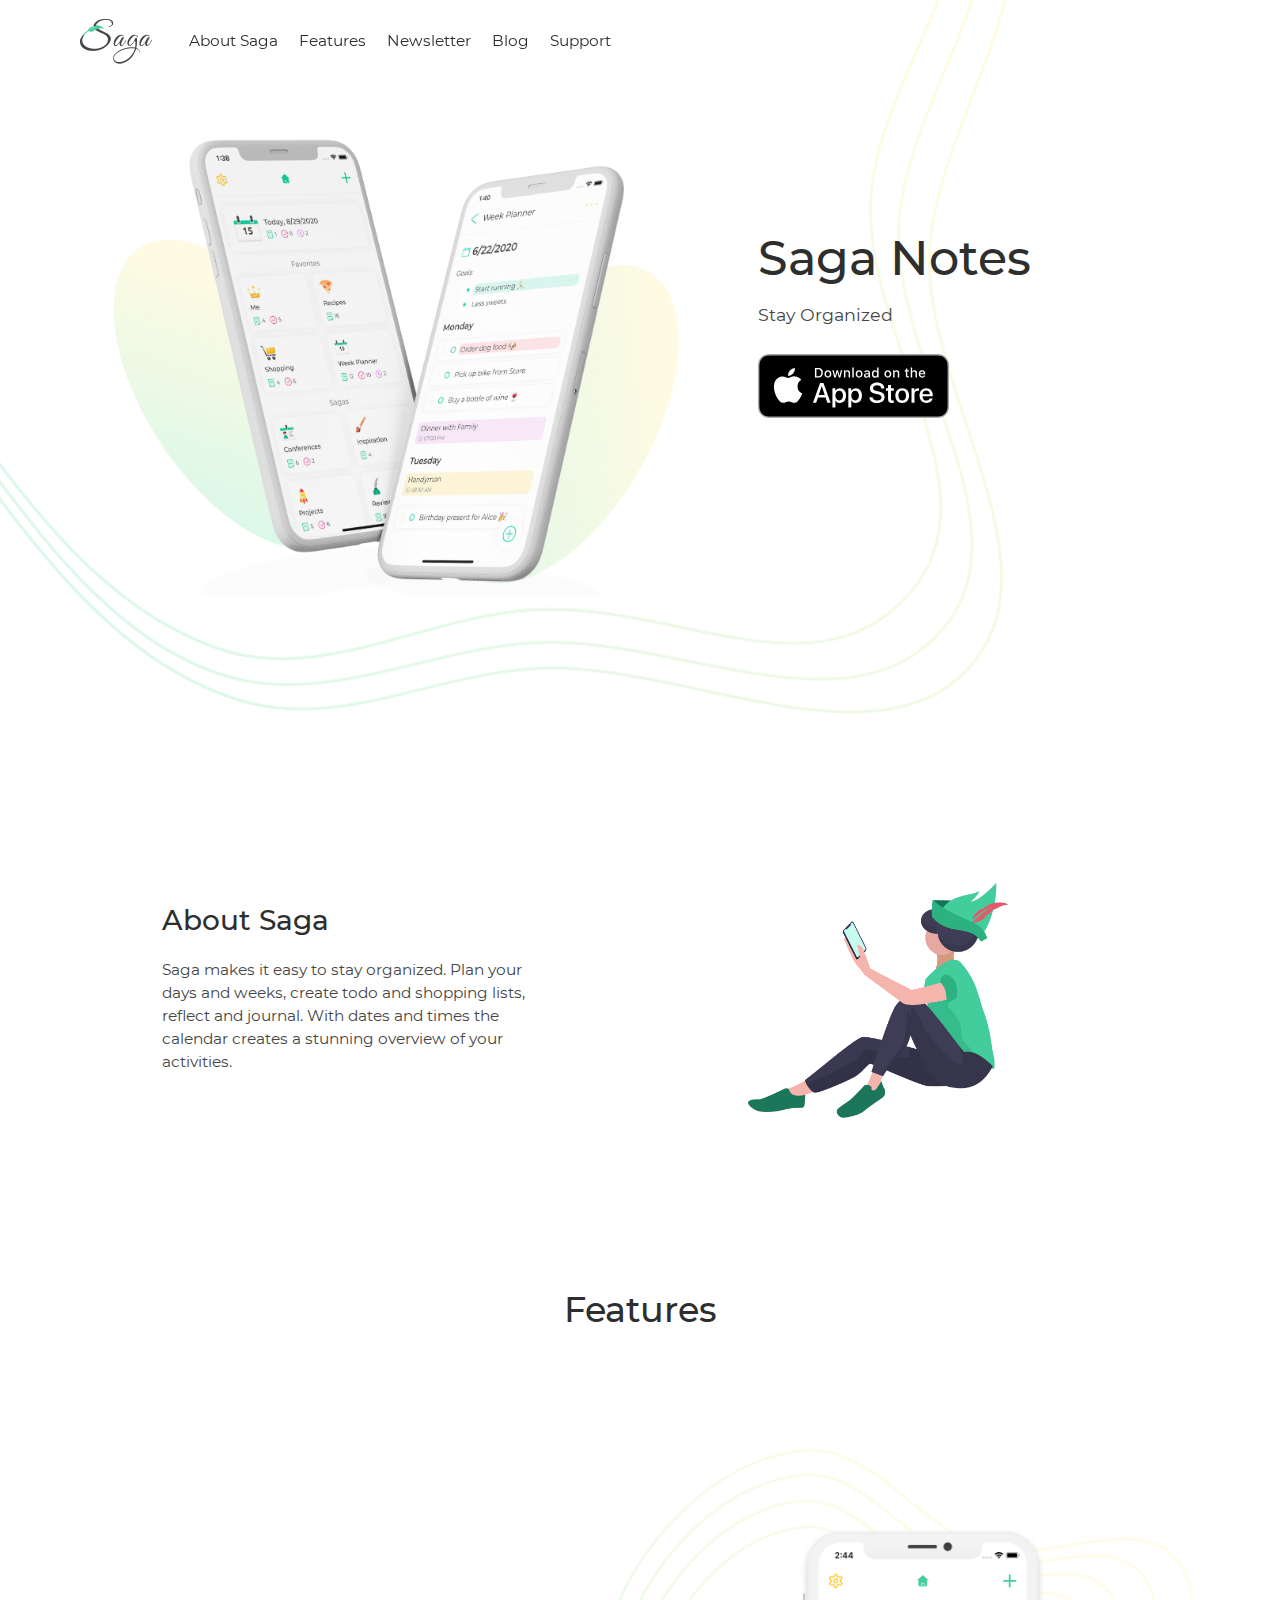
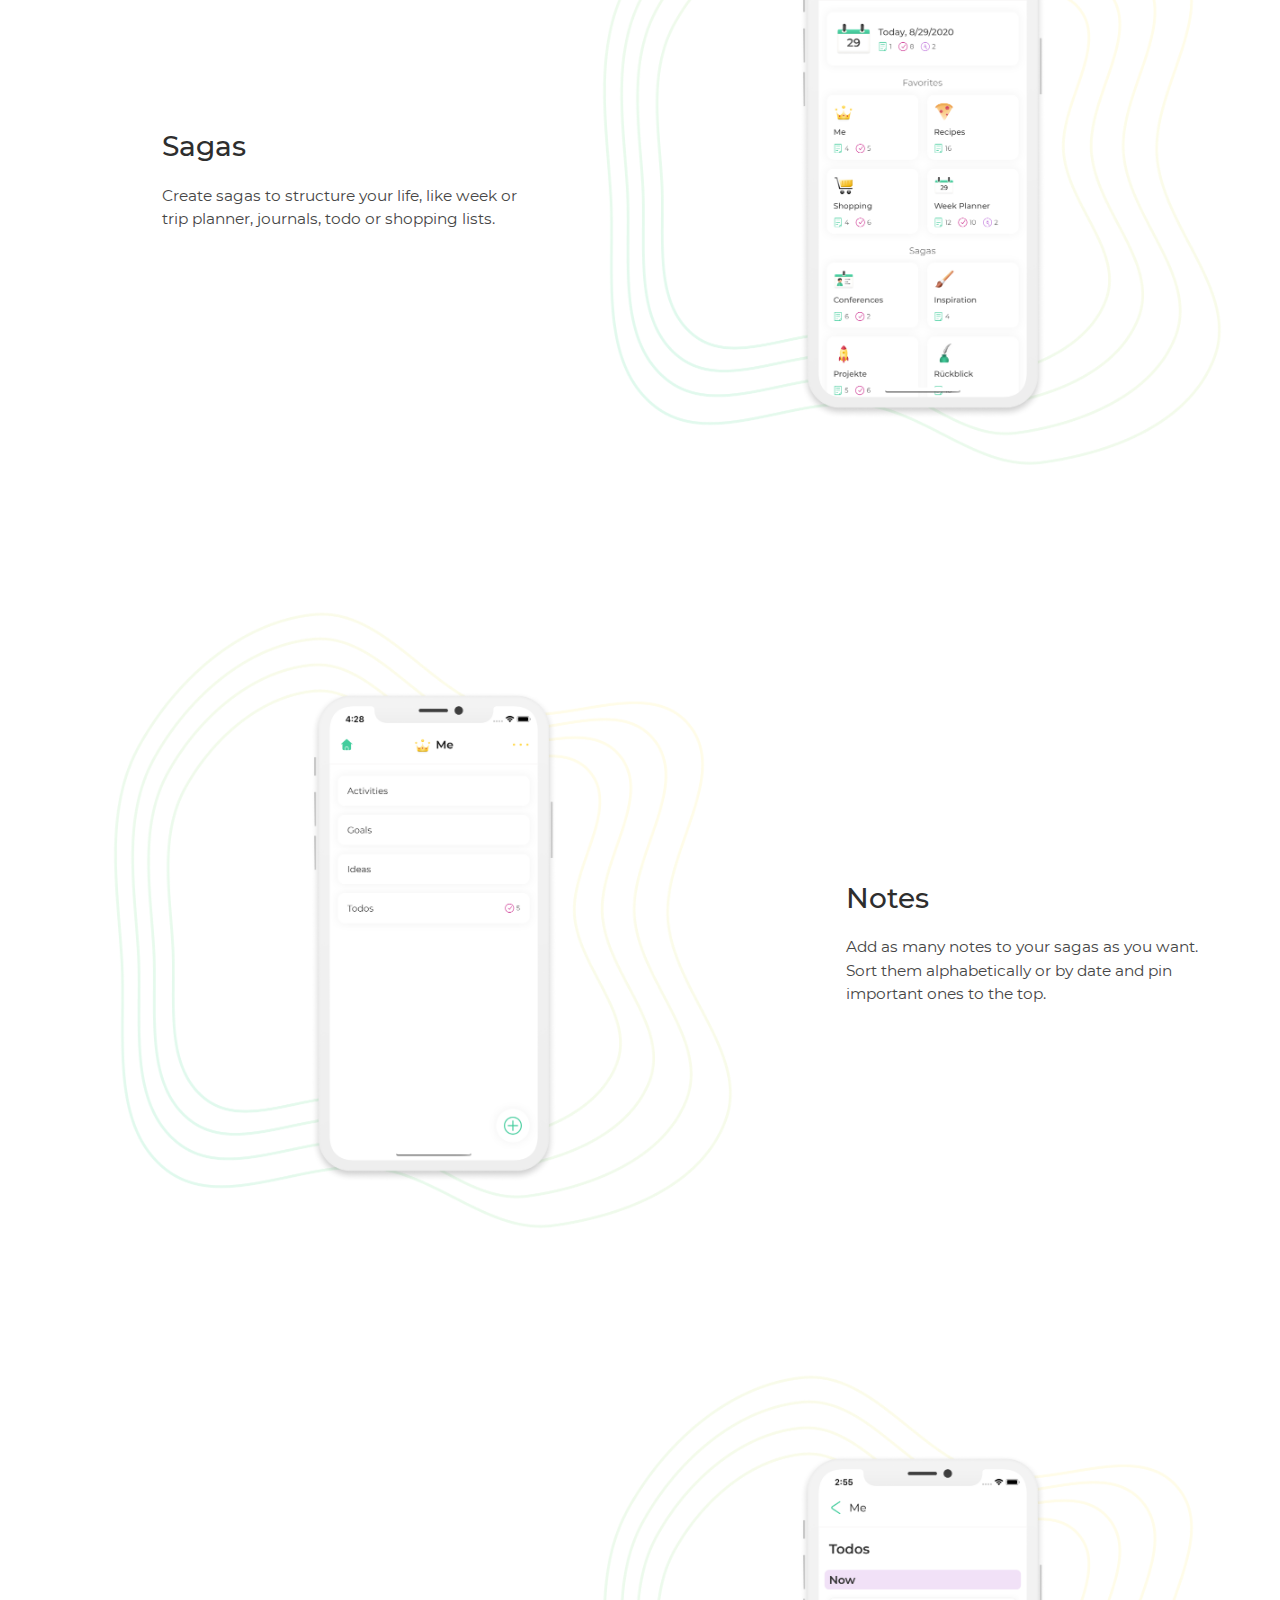
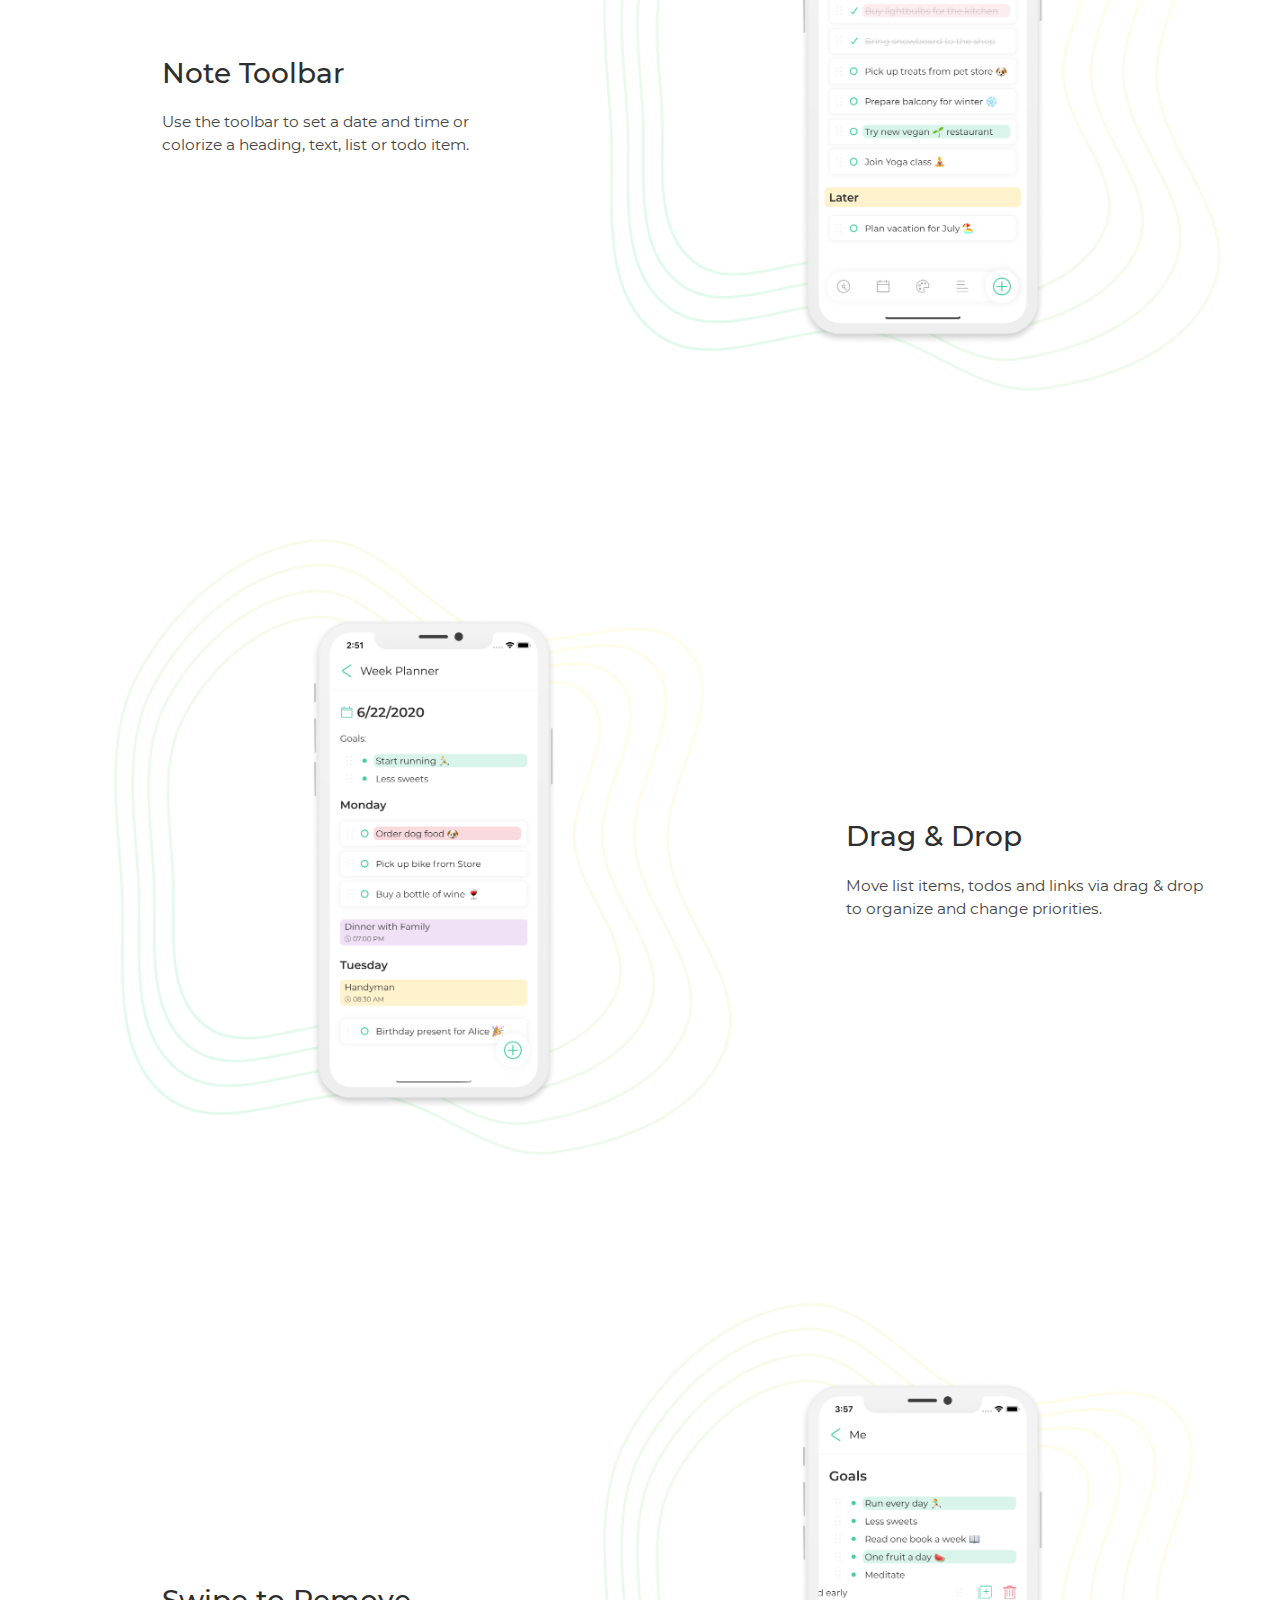
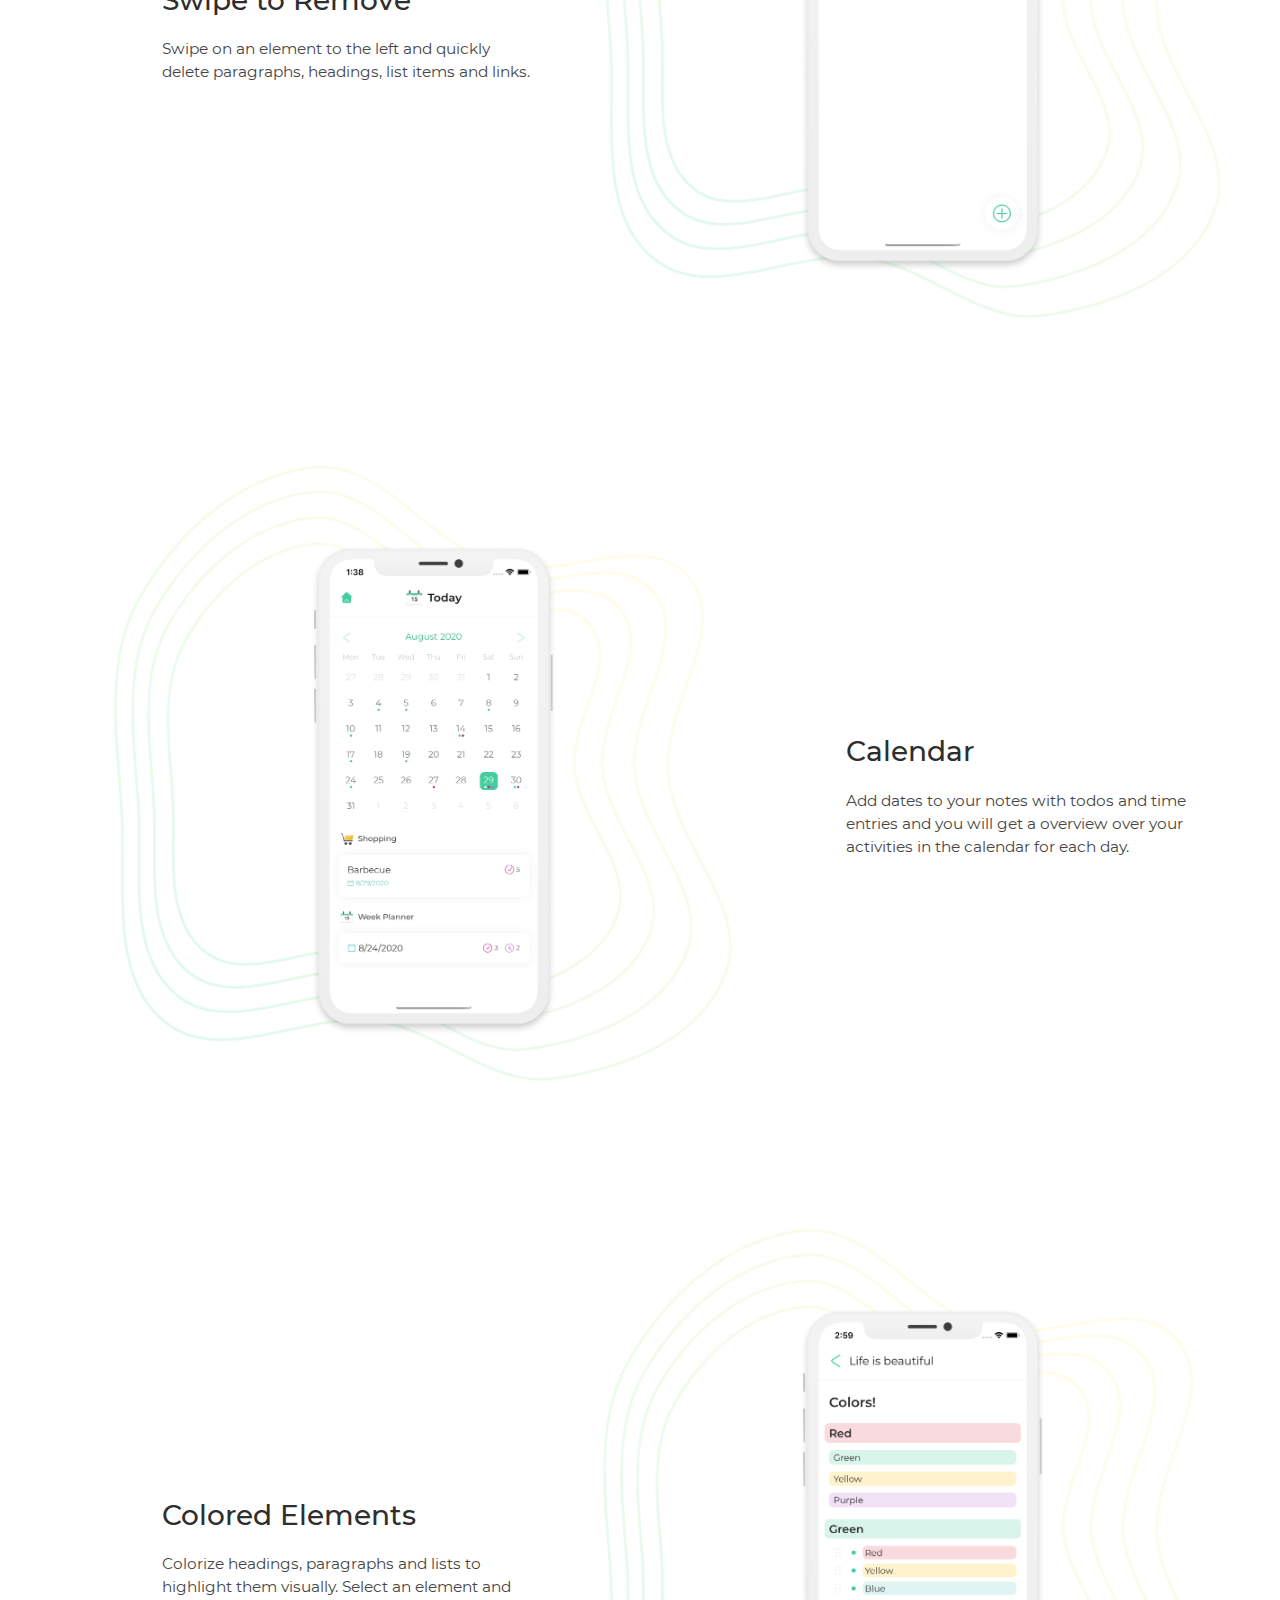
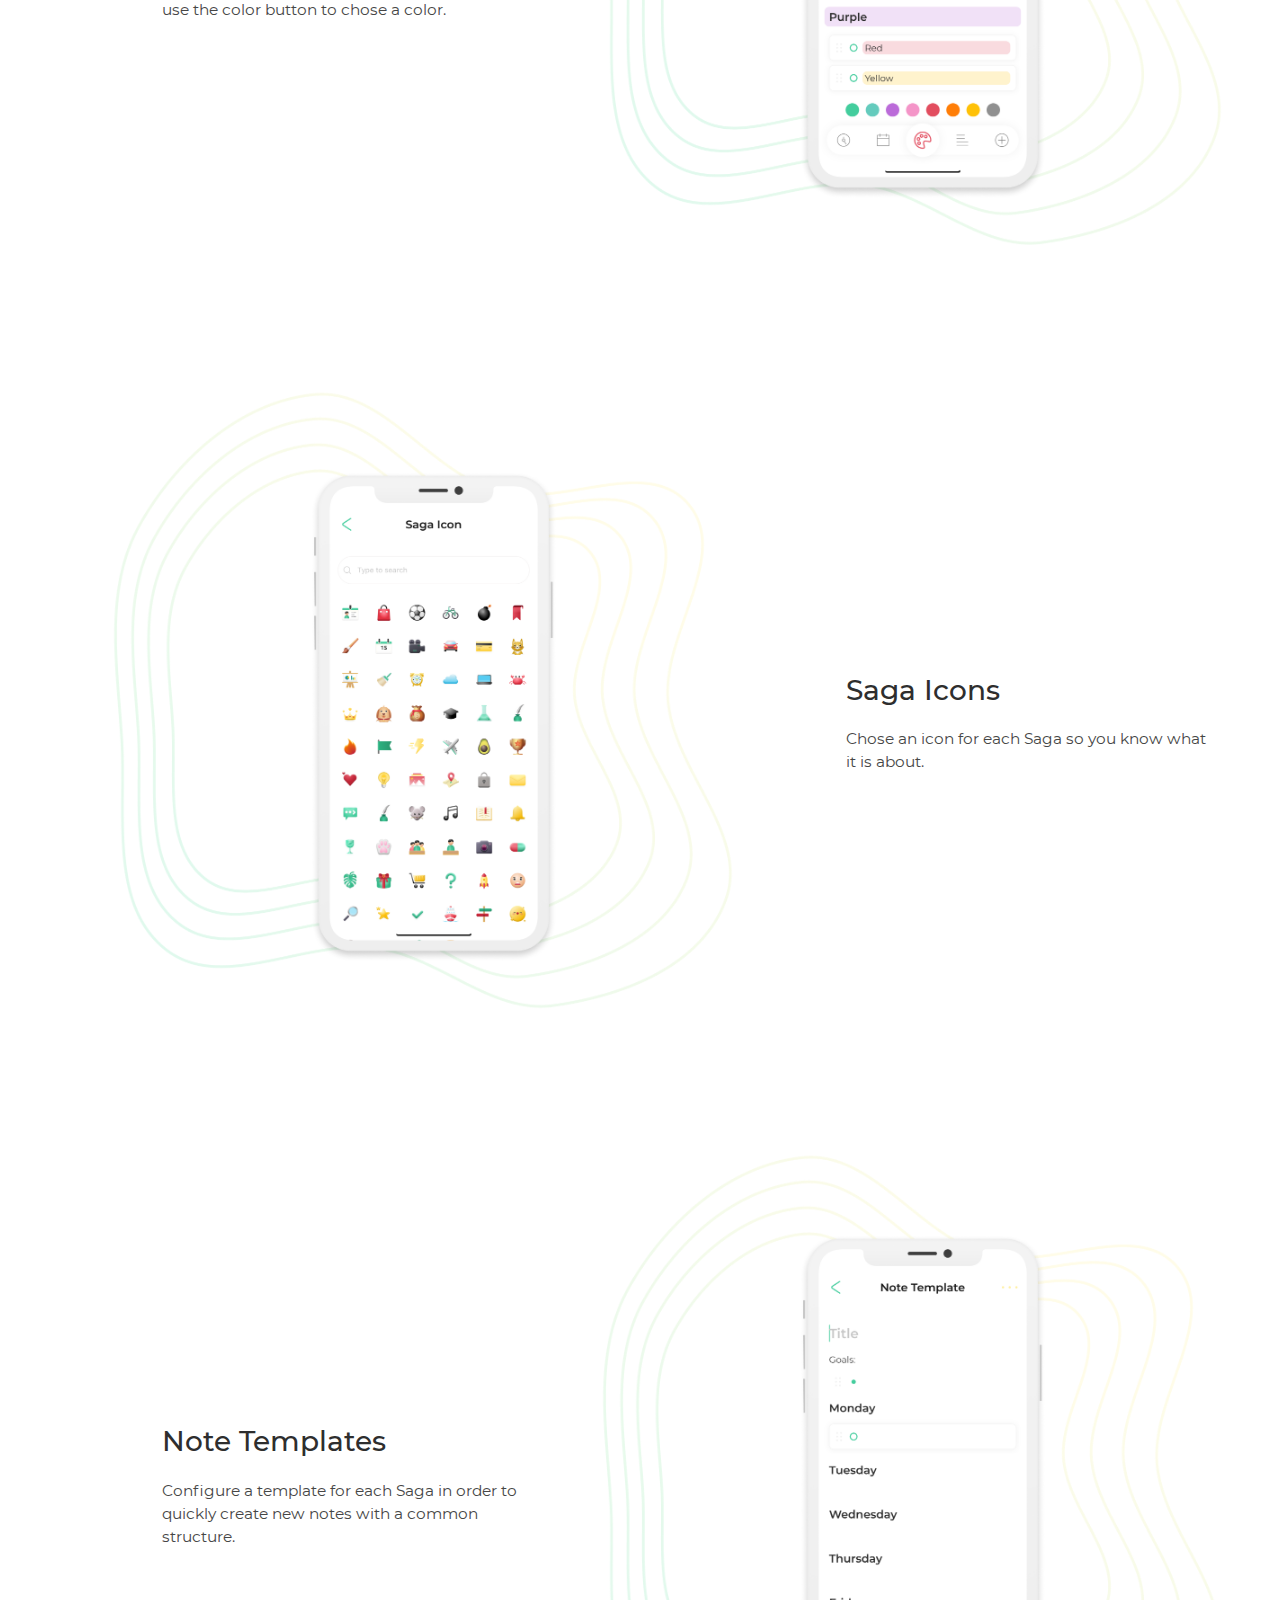
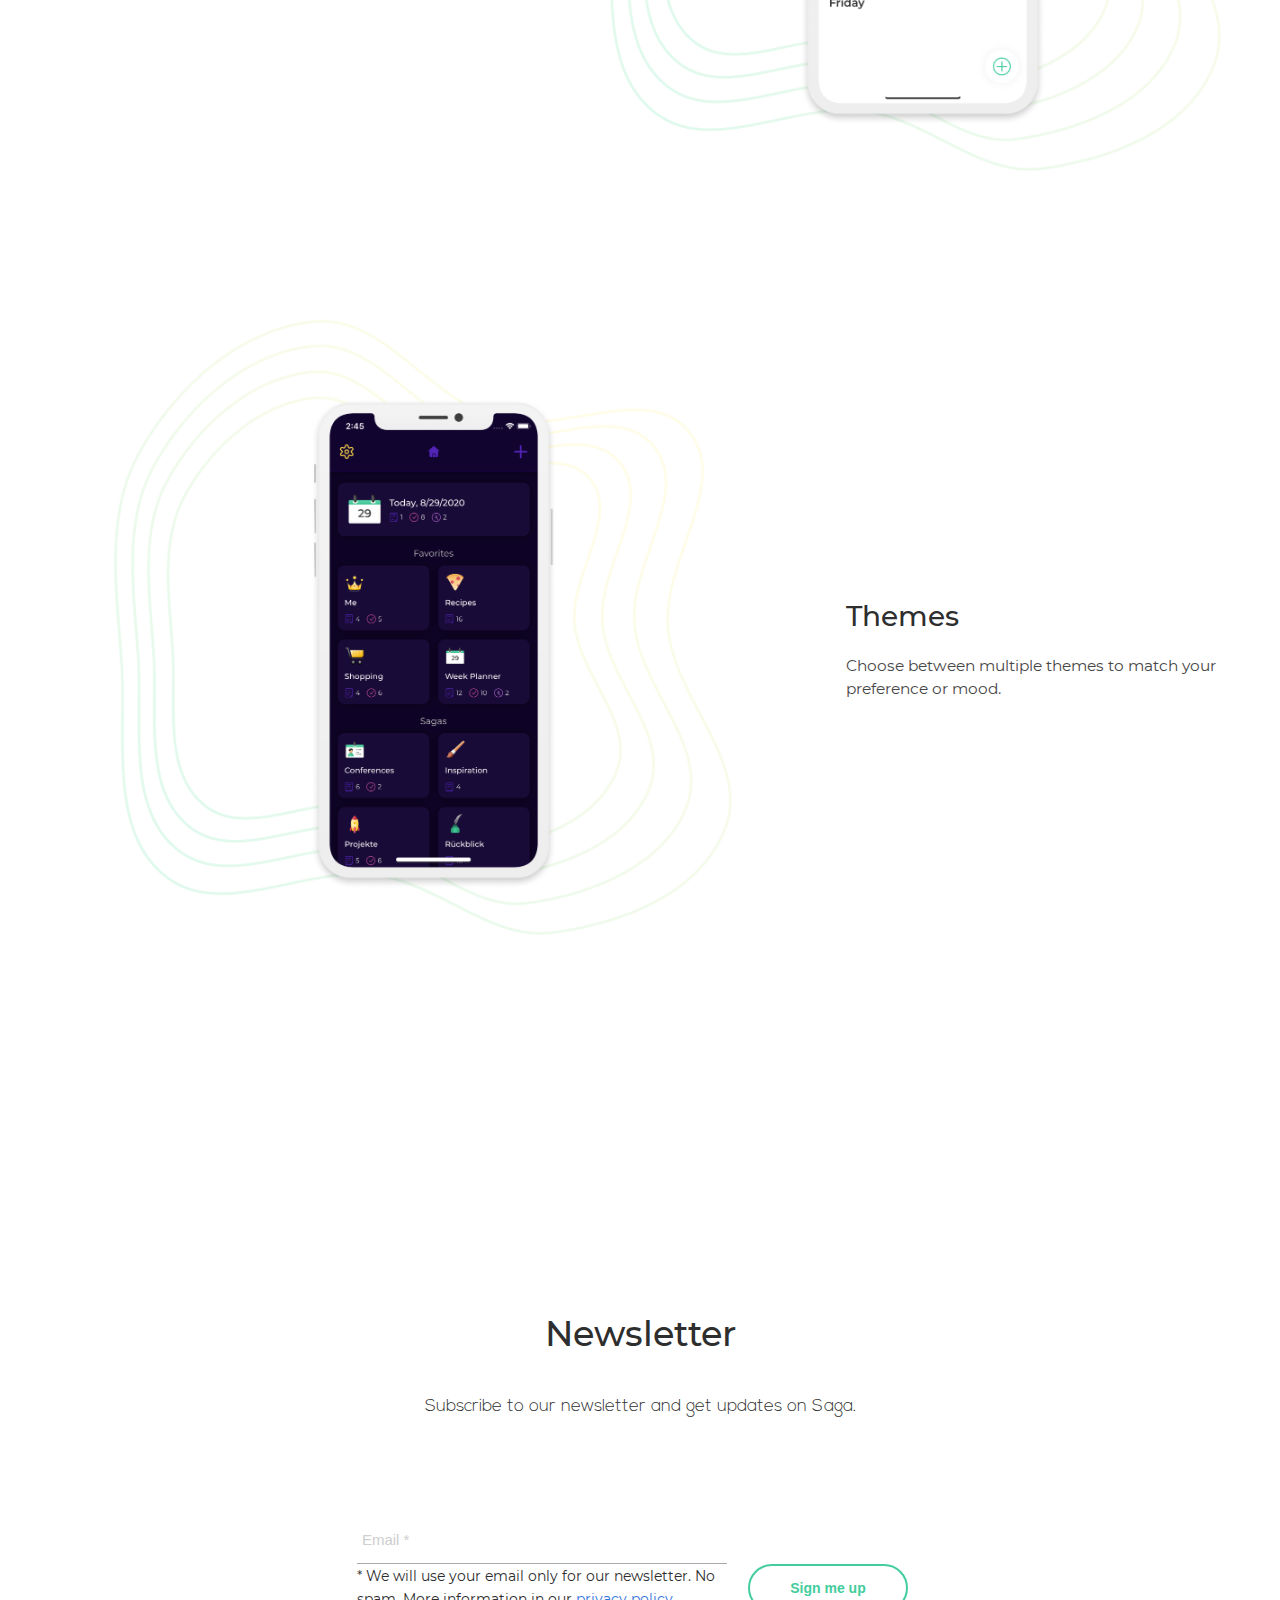
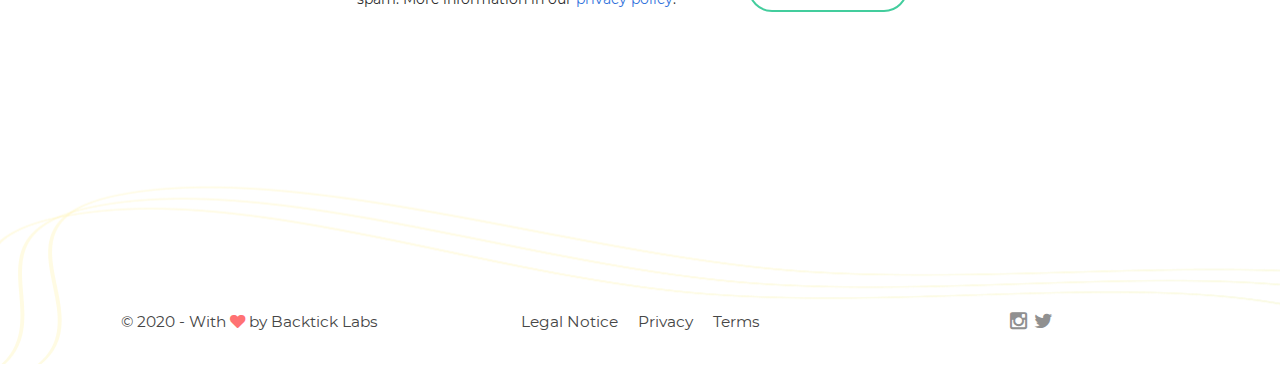
<file: index.html>
<!DOCTYPE html>
<html lang="en">
    <head>
        <!-- Google Tag Manager -->
        <script>(function(w,d,s,l,i){w[l]=w[l]||[];w[l].push({'gtm.start':
            new Date().getTime(),event:'gtm.js'});var f=d.getElementsByTagName(s)[0],
          j=d.createElement(s),dl=l!='dataLayer'?'&l='+l:'';j.async=true;j.src=
          'https://www.googletagmanager.com/gtm.js?id='+i+dl;f.parentNode.insertBefore(j,f);
        })(window,document,'script','dataLayer','GTM-57GWG53');</script>
        <!-- End Google Tag Manager -->

        <!-- Required Meta Tags -->
        <meta charset="utf-8">
        <meta name="viewport" content="width=device-width, initial-scale=1, shrink-to-fit=no">
        <meta http-equiv="x-ua-compatible" content="ie=edge">
        <meta name="apple-itunes-app" content="app-id=1465608442">

        <title>Saga Notes - Home</title>
        <link rel="icon" type="image/png" href="assets/images/favicon.png" />

        <!--Core CSS -->
        <link rel="stylesheet" href="assets/css/bulma.css">
        <link rel="stylesheet" href="assets/css/app.css">
        <link rel="stylesheet" href="assets/css/core.css">

        <script type="text/javascript">
          var _iub = _iub || [];
          _iub.csConfiguration = {
            'consentOnContinuedBrowsing': false,
            'whitelabel': false,
            'lang': 'en',
            'siteId': 1720123,
            'cookiePolicyId': 62249595,
            'banner': {
              'acceptButtonDisplay': true,
              'customizeButtonDisplay': true,
              'position': 'float-bottom-right',
              'rejectButtonDisplay': true
            },
            callback: {
              onPreferenceExpressedOrNotNeeded: function(preference) {
                dataLayer.push({
                  iubenda_ccpa_opted_out: _iub.cs.api.isCcpaOptedOut()
                });
                if (!preference) {
                  dataLayer.push({
                    event: "iubenda_preference_not_needed"
                  });
                } else {
                  if (preference.consent === true) {
                    dataLayer.push({
                      event: "iubenda_consent_given"
                    });

                    // Enable Jira Service Desk Widget
                    var jsdScript = document.createElement('script');
                    jsdScript.setAttribute('data-jsd-embedded', null);
                    jsdScript.setAttribute('data-key','876d2065-c87a-4226-a585-c7126b862062');
                    jsdScript.setAttribute('data-base-url','https://jsd-widget.atlassian.com');
                    jsdScript.setAttribute('src','https://jsd-widget.atlassian.com/assets/embed.js');
                    document.head.appendChild(jsdScript);
                    jsdScript.onload = function() {
                      var DOMContentLoaded_event = document.createEvent('Event');
                      DOMContentLoaded_event.initEvent('DOMContentLoaded', true, true);
                      window.document.dispatchEvent(DOMContentLoaded_event);
                    };
                  } else if (preference.consent === false) {
                    dataLayer.push({
                      event: "iubenda_consent_rejected"
                    });
                  } else if (preference.purposes) {
                    for (var purposeId in preference.purposes) {
                      if (preference.purposes[purposeId]) {
                        dataLayer.push({
                          event: "iubenda_consent_given_purpose_" + purposeId
                        });
                      }
                    }
                  }
                }
              }
            }
          };
        </script>
        <script type="text/javascript" src="//cdn.iubenda.com/cs/iubenda_cs.js" charset="UTF-8" async></script>
    </head>
    <body>
        <!-- Google Tag Manager (noscript) -->
        <noscript><iframe src="https://www.googletagmanager.com/ns.html?id=GTM-57GWG53"
                          height="0" width="0" style="display:none;visibility:hidden"></iframe></noscript>
        <!-- End Google Tag Manager (noscript) -->

        <!-- <div class="pageloader"></div>
<div class="infraloader is-active"></div> -->
        
        <!-- Hero (with absolute positionned pseudo element) and nav -->
        <div class="hero is-relative hero-waves">
        
            <nav class="navbar navbar-wrapper navbar-fade navbar-default is-transparent">
                <div class="container">
                    <!-- Brand -->
                    <div class="navbar-brand">
                        <a class="navbar-item" href="#">
                            <img src="assets/images/logos/saganotes.png" srcset="assets/images/logos/saganotes@2x.png 2x" alt="">
                        </a>
            
                        <!-- Responsive toggle -->
                        <div class="custom-burger" data-target="">
                            <a id="" class="responsive-btn" href="javascript:void(0);">
                                <span class="menu-toggle">
                                    <span class="icon-box-toggle">
                                        <span class="rotate">
                                            <i class="icon-line-top"></i>
                                            <i class="icon-line-center"></i>
                                            <i class="icon-line-bottom"></i>
                                        </span>
                                    </span>
                                </span>
                            </a>
                        </div>
                        <!-- /Responsive toggle -->
                    </div>
            
                    <!-- Navbar menu -->
                    <div class="navbar-menu">
                        <!-- Navbar Start -->
                        <div class="navbar-start">
                            <!-- Navbar item -->
                            <a class="navbar-item is-slide" href="#about">
                                About Saga
                            </a>
                            <!-- Navbar item -->
                            <a class="navbar-item is-slide" href="#features">
                                Features
                            </a>
                            <!-- Navbar item -->
                            <a class="navbar-item is-slide" href="#newsletter">
                                Newsletter
                            </a>
                            <!-- Navbar item -->
                            <a class="navbar-item is-slide" href="https://medium.com/saganotes">
                                Blog
                            </a>
                            <!-- Navbar item -->
                            <a class="navbar-item is-slide" href="https://backticklabs.atlassian.net/servicedesk">
                                Support
                            </a>
                        </div>
            
                        <!-- Navbar end -->
                        <div class="navbar-end">
            
                        </div>
                    </div>
                </div>
            </nav>
        
            <!-- Hero caption -->
            <div id="main-hero" class="hero-body ">
                <div class="container">
                    <div class="columns is-vcentered is-tablet-portrait">
                        <!-- UI Mockup -->
                        <div class="column is-7">
                            <figure class="image">
                                <img src="assets/images/illustrations/flying-iphone.png" alt="">
                            </figure>
                        </div>
                        <!-- Caption -->
                        <div class="column is-5 header-caption has-text-left">
                            <h1 class="landing-title">
                                Saga Notes
                            </h1>
                            <h2 class="subtitle is-5">
                                Stay Organized
                            </h2>
                            <a href="https://apps.apple.com/us/app/saga-notes/id1465608442">
                              <img class="store-badge" src="assets/images/app-store-badge-en.svg">
                            </a>
                        </div>
                        <!-- /UI Mockup -->
                    </div>
                </div>
            </div>
            <!-- /Hero caption -->
        </div>
        <!-- /Hero and nav -->
        
        <!-- About section -->
        <section id="about" class="section no-margin">
            <div class="container">
                <div class="content-wrapper">
                    <div class="columns is-vcentered">
                        <div class="column is-4 is-offset-1">
                            <!-- Title -->
                            <div class="title">
                                <div>About Saga</div>
                                <div class="bg-number"></div>
                            </div>
                            <!-- /Title -->
                            <span class="section-feature-description">Saga makes it easy to stay organized. Plan your days and weeks, create todo and shopping lists, reflect and journal. With dates and times the calendar creates a stunning overview of your activities.</span>
                        </div>
                        <div class="column is-3 is-offset-2">
                            <!-- Featured illustration -->
                            <img class="" src="assets/images/illustrations/hero.png" alt="">
                            <!-- /Featured illustration -->
                        </div>
                    </div>
                </div>
            </div>
        </section>
        <!-- /About section -->
        
        <!-- Features section -->
        <section id="features" class="section is-medium">
            <div class="container">
                <!-- Title -->
                <div class="section-title-wrapper has-text-centered">
                  <h2 class="title is-2">Features</h2>
                </div>
                <!-- /Title -->
        
                <div class="content-wrapper">
                    <div class="columns is-vcentered">
                        <div class="column is-4 is-offset-1">
                            <!-- Title -->
                            <div class="title is-handwritten text-bold">
                                <div>Sagas</div>
                                <div class="bg-number"></div>
                            </div>
                            <!-- /Title -->
                            <span class="section-feature-description">Create sagas to structure your life, like week or trip planner, journals, todo or shopping lists.</span>
                        </div>
                        <div class="column is-8">
                            <!-- Featured illustration -->
                            <img class="" src="assets/images/features/feature1.png" alt="">
                            <!-- /Featured illustration -->
                        </div>
                    </div>
        
                    <div class="columns is-vcentered">
                        <!-- This column will display only on mobile -->
                        <div class="column is-4 is-offset-1 is-hidden-tablet is-hidden-desktop">
                            <!-- Title -->
                            <div class="title is-handwritten text-bold">
                                <div>Notes</div>
                                <div class="bg-number"></div>
                            </div>
                            <!-- /Title -->
                            <span class="section-feature-description">Add as many notes to your sagas as you want. Sort them alphabetically or by date and pin important ones to the top.</span>
                        </div>
                        <!-- /so the original floww is kept -->
                        <div class="column is-8">
                            <!-- Featured illustration -->
                            <img src="assets/images/features/feature2.png" alt="">
                            <!-- /Featured illustration -->
                        </div>
                        <!-- This column will display only on desktop and tablet landscape resolutions -->
                        <div class="column is-4 is-hidden-mobile">
                            <!-- Title -->
                            <div class="title is-handwritten text-bold">
                                <div>Notes</div>
                                <div class="bg-number"></div>
                            </div>
                            <!-- /Title -->
                            <span class="section-feature-description">Add as many notes to your sagas as you want. Sort them alphabetically or by date and pin important ones to the top.</span>
                        </div>
                        <!-- /so the original flow is kept -->
                    </div>
        
                    <div class="columns is-vcentered">
                        <div class="column is-4 is-offset-1">
                            <!-- Title -->
                            <div class="title is-handwritten text-bold">
                                <div>Note Toolbar</div>
                                <div class="bg-number"></div>
                            </div>
                            <!-- /Title -->
                            <span class="section-feature-description">Use the toolbar to set a date and time or colorize a heading, text, list or todo item.</span>
                        </div>
                        <div class="column is-8">
                            <!-- Featured illustration -->
                            <img class="" src="assets/images/features/feature3.png" alt="">
                            <!-- /Featured illustration -->
                        </div>
                    </div>
        
                    <div class="columns is-vcentered">
                        <!-- This column will display only on mobile -->
                        <div class="column is-4 is-offset-1 is-hidden-tablet is-hidden-desktop">
                            <!-- Title -->
                            <div class="title is-handwritten text-bold">
                                <div>Drag & Drop</div>
                                <div class="bg-number"></div>
                            </div>
                            <!-- /Title -->
                            <span class="section-feature-description">Move list items, todos and links via drag & drop to organize and change priorities.</span>
                        </div>
                        <!-- /so the original floww is kept -->
                        <div class="column is-8">
                            <!-- Featured illustration -->
                            <img src="assets/images/features/feature4.png" alt="">
                            <!-- /Featured illustration -->
                        </div>
                        <!-- This column will display only on desktop and tablet landscape resolutions -->
                        <div class="column is-4 is-hidden-mobile">
                            <!-- Title -->
                            <div class="title is-handwritten text-bold">
                                <div> Drag & Drop</div>
                                <div class="bg-number"></div>
                            </div>
                            <!-- /Title -->
                            <span class="section-feature-description">Move list items, todos and links via drag & drop to organize and change priorities.</span>
                        </div>
                        <!-- /so the original flow is kept -->
                    </div>
        
                    <div class="columns is-vcentered">
                        <div class="column is-4 is-offset-1">
                            <!-- Title -->
                            <div class="title is-handwritten text-bold">
                                <div>Swipe to Remove</div>
                                <div class="bg-number"></div>
                            </div>
                            <!-- /Title -->
                            <span class="section-feature-description">Swipe on an element to the left and quickly delete paragraphs, headings, list items and links.</span>
                        </div>
                        <div class="column is-8">
                            <!-- Featured illustration -->
                            <img class="" src="assets/images/features/feature5.png" alt="">
                            <!-- /Featured illustration -->
                        </div>
                    </div>
        
                    <div class="columns is-vcentered">
                        <!-- This column will display only on mobile -->
                        <div class="column is-4 is-offset-1 is-hidden-tablet is-hidden-desktop">
                            <!-- Title -->
                            <div class="title is-handwritten text-bold">
                                <div>Calendar</div>
                                <div class="bg-number"></div>
                            </div>
                            <!-- /Title -->
                            <span class="section-feature-description">Add dates to your notes with todos and time entries and you will get a overview over your activities in the calendar for each day.</span>
                        </div>
                        <!-- /so the original floww is kept -->
                        <div class="column is-8">
                            <!-- Featured illustration -->
                            <img src="assets/images/features/feature6.png" alt="">
                            <!-- /Featured illustration -->
                        </div>
                        <!-- This column will display only on desktop and tablet landscape resolutions -->
                        <div class="column is-4 is-hidden-mobile">
                            <!-- Title -->
                            <div class="title is-handwritten text-bold">
                                <div>Calendar</div>
                                <div class="bg-number"></div>
                            </div>
                            <!-- /Title -->
                            <span class="section-feature-description">Add dates to your notes with todos and time entries and you will get a overview over your activities in the calendar for each day.</span>
                        </div>
                        <!-- /so the original flow is kept -->
                    </div>
        
                    <div class="columns is-vcentered">
                        <div class="column is-4 is-offset-1">
                            <!-- Title -->
                            <div class="title is-handwritten text-bold">
                                <div>Colored Elements</div>
                                <div class="bg-number"></div>
                            </div>
                            <!-- /Title -->
                            <span class="section-feature-description">Colorize headings, paragraphs and lists to highlight them visually. Select an element and use the color button to chose a color.</span>
                        </div>
                        <div class="column is-8">
                            <!-- Featured illustration -->
                            <img class="" src="assets/images/features/feature7.png" alt="">
                            <!-- /Featured illustration -->
                        </div>
                    </div>
        
                    <div class="columns is-vcentered">
                        <!-- This column will display only on mobile -->
                        <div class="column is-4 is-offset-1 is-hidden-tablet is-hidden-desktop">
                            <!-- Title -->
                            <div class="title is-handwritten text-bold">
                                <div>Saga Icons</div>
                                <div class="bg-number"></div>
                            </div>
                            <!-- /Title -->
                            <span class="section-feature-description">Chose an icon for each Saga so you know what it is about.</span>
                        </div>
                        <!-- /so the original floww is kept -->
                        <div class="column is-8">
                            <!-- Featured illustration -->
                            <img src="assets/images/features/feature8.png" alt="">
                            <!-- /Featured illustration -->
                        </div>
                        <!-- This column will display only on desktop and tablet landscape resolutions -->
                        <div class="column is-4 is-hidden-mobile">
                            <!-- Title -->
                            <div class="title is-handwritten text-bold">
                                <div>Saga Icons</div>
                                <div class="bg-number"></div>
                            </div>
                            <!-- /Title -->
                            <span class="section-feature-description">Chose an icon for each Saga so you know what it is about.</span>
                        </div>
                        <!-- /so the original flow is kept -->
                    </div>
        
                    <div class="columns is-vcentered">
                        <div class="column is-4 is-offset-1">
                            <!-- Title -->
                            <div class="title is-handwritten text-bold">
                                <div>Note Templates</div>
                                <div class="bg-number"></div>
                            </div>
                            <!-- /Title -->
                            <span class="section-feature-description">Configure a template for each Saga in order to quickly create new notes with a common structure.</span>
                        </div>
                        <div class="column is-8">
                            <!-- Featured illustration -->
                            <img class="" src="assets/images/features/feature9.png" alt="">
                            <!-- /Featured illustration -->
                        </div>
                    </div>
        
                    <div class="columns is-vcentered">
                        <!-- This column will display only on mobile -->
                        <div class="column is-4 is-offset-1 is-hidden-tablet is-hidden-desktop">
                            <!-- Title -->
                            <div class="title is-handwritten text-bold">
                                <div>Themes</div>
                                <div class="bg-number"></div>
                            </div>
                            <!-- /Title -->
                            <span class="section-feature-description">Choose between multiple themes to match your preference or mood.</span>
                        </div>
                        <!-- /so the original floww is kept -->
                        <div class="column is-8">
                            <!-- Featured illustration -->
                            <img src="assets/images/features/feature10.png" alt="">
                            <!-- /Featured illustration -->
                        </div>
                        <!-- This column will display only on desktop and tablet landscape resolutions -->
                        <div class="column is-4 is-hidden-mobile">
                            <!-- Title -->
                            <div class="title is-handwritten text-bold">
                                <div>Themes</div>
                                <div class="bg-number"></div>
                            </div>
                            <!-- /Title -->
                            <span class="section-feature-description">Choose between multiple themes to match your preference or mood.</span>
                        </div>
                        <!-- /so the original flow is kept -->
                    </div>
                </div>
            </div>
        </section>
        <!-- /Features section -->
        
        <!-- Newsletter section -->
        <section id="newsletter" class="section is-medium">
          <div class="container">
            <!-- Title -->
            <div class="section-title-wrapper has-text-centered">
              <h2 class="title is-2">Newsletter</h2>
              <h4>Subscribe to our newsletter and get updates on Saga.</h4>
            </div>
            <!-- /Title -->
        
            <div class="content-wrapper">
              <form action="https://backticklabs.us20.list-manage.com/subscribe/post?u=28813477d1932d9093c5266e4&amp;id=74297a3d9d" method="post" target="_blank" >
                <div class="columns">
                  <div class="column is-8 is-offset-3">
                    <div class="columns is-vcentered">
                      <div class="column is-6">
                        <!-- /Form field -->
                        <div class="control-material is-accent">
                          <input class="material-input" type="text" name="EMAIL"  required>
                          <span class="material-highlight"></span>
                          <span class="bar"></span>
                          <label>Email *</label>
                          <span class="privacy">* We will use your email only for our newsletter. No spam. More information in our <a href="privacy">privacy policy</a>.</span>
                        </div>
                        <!-- /Form field -->
                        <!-- real people should not fill this in and expect good things - do not remove this or risk form bot signups-->
                        <div style="position: absolute; left: -5000px;" aria-hidden="true"><input type="text" name="b_28813477d1932d9093c5266e4_74297a3d9d" tabindex="-1" value=""></div>
                      </div>
                      <div class="column is-3">
                        <button type="submit" class="button button-cta btn-align secondary-btn btn-outlined is-bold rounded raised no-lh">Sign me up</button>
                      </div>
                    </div>
                  </div>
                </div>
              </form>
            </div>
          </div>
        </section>
        <!-- /Newsletter section -->
        
        <!-- Dark footer -->
        <footer class="footer footer-light">
            <div class="container">
                <div class="columns">
                    <div class="column">
                        <div class="footer-column has-text-centered">
                            <a href="http://backticklabs.com">© 2020 - With <i class="fa fa-heart color-red"></i> by Backtick Labs</a>
                        </div>
                    </div>
                    <div class="column">
                        <div class="footer-column has-text-centered">
                            <a href="legal">Legal Notice</a>
                            &nbsp;&nbsp;&nbsp;
                            <a href="privacy">Privacy</a>
                            &nbsp;&nbsp;&nbsp;
                            <a href="terms">Terms</a>
                        </div>
                    </div>
                    <div class="column">
                        <div class="footer-column has-text-centered">
                            <a href="https://www.instagram.com/saganotes">
                                <span class="icon"><i class="fa fa-instagram"></i></span>
                            </a>
                            <a href="https://www.twitter.com/saganotesapp">
                                <span class="icon"><i class="fa fa-twitter"></i></span>
                            </a>
                        </div>
                    </div>
                </div>
            </div>
        </footer>
        <!-- /Dark footer -->
        
        <!-- Back To Top Button -->
        <div id="backtotop"><a href="#"></a></div>        <!-- Concatenated jQuery and plugins -->
        <script src="assets/js/app.js"></script>
        
        <!-- Bulkit js -->
        <script src="assets/js/landing.js"></script>
        <script src="assets/js/auth.js"></script>
        <script src="assets/js/main.js"></script>    </body>
</html>
</file>
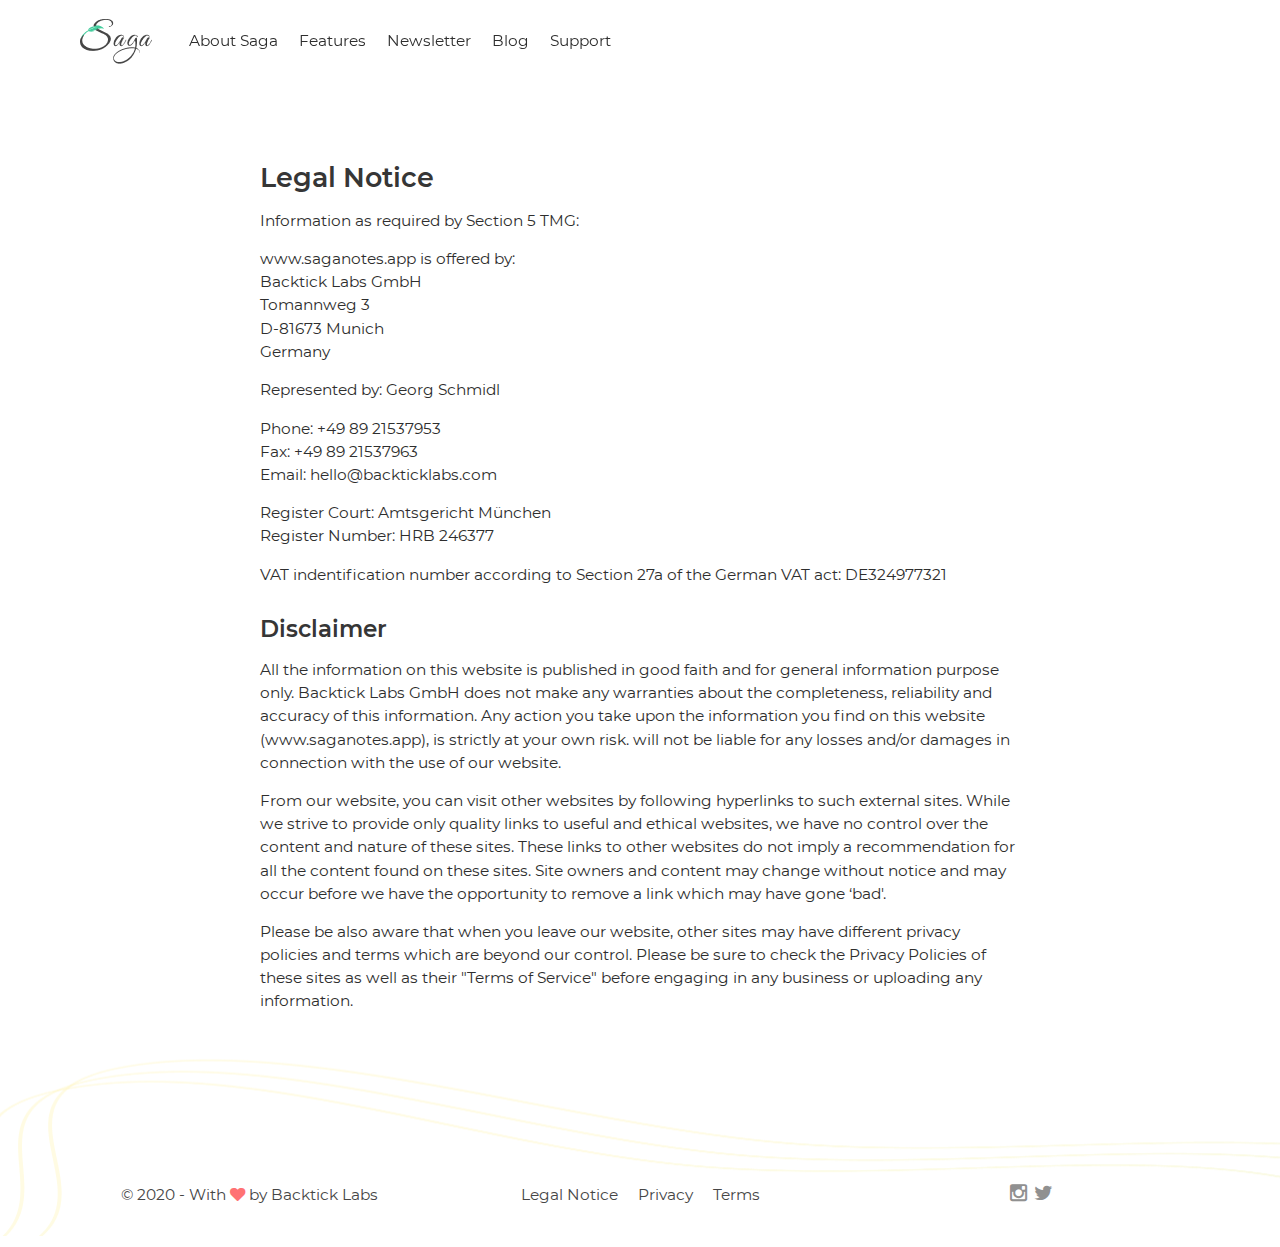
<file: legal/index.html>
<!DOCTYPE html>
<html lang="en">
    <head>
        <!-- Google Tag Manager -->
        <script>(function(w,d,s,l,i){w[l]=w[l]||[];w[l].push({'gtm.start':
            new Date().getTime(),event:'gtm.js'});var f=d.getElementsByTagName(s)[0],
          j=d.createElement(s),dl=l!='dataLayer'?'&l='+l:'';j.async=true;j.src=
          'https://www.googletagmanager.com/gtm.js?id='+i+dl;f.parentNode.insertBefore(j,f);
        })(window,document,'script','dataLayer','GTM-57GWG53');</script>
        <!-- End Google Tag Manager -->

        <!-- Required Meta Tags -->
        <meta charset="utf-8">
        <meta name="viewport" content="width=device-width, initial-scale=1, shrink-to-fit=no">
        <meta http-equiv="x-ua-compatible" content="ie=edge">
        <meta name="apple-itunes-app" content="app-id=1465608442">

        <title>Saga Notes - Le</title>
        <link rel="icon" type="image/png" href="../assets/images/favicon.png" />

        <!--Core CSS -->
        <link rel="stylesheet" href="../assets/css/bulma.css">
        <link rel="stylesheet" href="../assets/css/app.css">
        <link rel="stylesheet" href="../assets/css/core.css">

        <script type="text/javascript">
          var _iub = _iub || [];
          _iub.csConfiguration = {
            'consentOnContinuedBrowsing': false,
            'whitelabel': false,
            'lang': 'en',
            'siteId': 1720123,
            'cookiePolicyId': 62249595,
            'banner': {
              'acceptButtonDisplay': true,
              'customizeButtonDisplay': true,
              'position': 'float-bottom-right',
              'rejectButtonDisplay': true
            },
            callback: {
              onPreferenceExpressedOrNotNeeded: function(preference) {
                dataLayer.push({
                  iubenda_ccpa_opted_out: _iub.cs.api.isCcpaOptedOut()
                });
                if (!preference) {
                  dataLayer.push({
                    event: "iubenda_preference_not_needed"
                  });
                } else {
                  if (preference.consent === true) {
                    dataLayer.push({
                      event: "iubenda_consent_given"
                    });

                    // Enable Jira Service Desk Widget
                    var jsdScript = document.createElement('script');
                    jsdScript.setAttribute('data-jsd-embedded', null);
                    jsdScript.setAttribute('data-key','876d2065-c87a-4226-a585-c7126b862062');
                    jsdScript.setAttribute('data-base-url','https://jsd-widget.atlassian.com');
                    jsdScript.setAttribute('src','https://jsd-widget.atlassian.com/assets/embed.js');
                    document.head.appendChild(jsdScript);
                    jsdScript.onload = function() {
                      var DOMContentLoaded_event = document.createEvent('Event');
                      DOMContentLoaded_event.initEvent('DOMContentLoaded', true, true);
                      window.document.dispatchEvent(DOMContentLoaded_event);
                    };
                  } else if (preference.consent === false) {
                    dataLayer.push({
                      event: "iubenda_consent_rejected"
                    });
                  } else if (preference.purposes) {
                    for (var purposeId in preference.purposes) {
                      if (preference.purposes[purposeId]) {
                        dataLayer.push({
                          event: "iubenda_consent_given_purpose_" + purposeId
                        });
                      }
                    }
                  }
                }
              }
            }
          };
        </script>
        <script type="text/javascript" src="//cdn.iubenda.com/cs/iubenda_cs.js" charset="UTF-8" async></script>
    </head>
    <body>
        <!-- Google Tag Manager (noscript) -->
        <noscript><iframe src="https://www.googletagmanager.com/ns.html?id=GTM-57GWG53"
                          height="0" width="0" style="display:none;visibility:hidden"></iframe></noscript>
        <!-- End Google Tag Manager (noscript) -->

        <!-- <div class="pageloader"></div>
<div class="infraloader is-active"></div> -->
        
        <!-- Nav -->
        <nav class="navbar navbar-wrapper navbar-fade navbar-default is-transparent">
            <div class="container">
                <!-- Brand -->
                <div class="navbar-brand">
                    <a class="navbar-item" href="../#">
                        <img src="../assets/images/logos/saganotes.png" srcset="../assets/images/logos/saganotes@2x.png 2x" alt="">
                    </a>
        
                    <!-- Responsive toggle -->
                    <div class="custom-burger" data-target="">
                        <a id="" class="responsive-btn" href="javascript:void(0);">
                            <span class="menu-toggle">
                                <span class="icon-box-toggle">
                                    <span class="rotate">
                                        <i class="icon-line-top"></i>
                                        <i class="icon-line-center"></i>
                                        <i class="icon-line-bottom"></i>
                                    </span>
                                </span>
                            </span>
                        </a>
                    </div>
                    <!-- /Responsive toggle -->
                </div>
        
                <!-- Navbar menu -->
                <div class="navbar-menu">
                    <!-- Navbar Start -->
                    <div class="navbar-start">
                        <!-- Navbar item -->
                        <a class="navbar-item is-slide" href="../#about">
                            About Saga
                        </a>
                        <!-- Navbar item -->
                        <a class="navbar-item is-slide" href="../#features">
                            Features
                        </a>
                        <!-- Navbar item -->
                        <a class="navbar-item is-slide" href="../#newsletter">
                            Newsletter
                        </a>
                        <!-- Navbar item -->
                        <a class="navbar-item is-slide" href="https://medium.com/saganotes">
                            Blog
                        </a>
                        <!-- Navbar item -->
                        <a class="navbar-item is-slide" href="https://backticklabs.atlassian.net/servicedesk">
                            Support
                        </a>
                    </div>
        
                    <!-- Navbar end -->
                    <div class="navbar-end">
        
                    </div>
                </div>
            </div>
        </nav>
        <!-- /Nav -->
        
        <!-- Legal Notice -->
        <section class="section">
            <div class="container">
                <div class="content-wrapper">
                    <div class="columns">
                        <div class="column is-8 is-offset-2">
                            <div class="content">
                                <h2>Legal Notice</h2>
                                <p>
                                    Information as required by Section 5 TMG:
                                </p>
                                <p>
                                    www.saganotes.app is offered by:<br>
                                    Backtick Labs GmbH<br>
                                    Tomannweg 3<br>
                                    D-81673 Munich<br>
                                    Germany
                                </p>
                                <p>
                                    Represented by: Georg Schmidl
                                </p>
                                <p>
                                    Phone: +49 89 21537953<br>
                                    Fax: +49 89 21537963<br>
                                    Email: hello@backticklabs.com
                                </p>
                                <p>
                                    Register Court: Amtsgericht München<br>
                                    Register Number: HRB 246377
                                </p>
                                <p>
                                    VAT indentification number according to Section 27a of the German VAT act: DE324977321<br>
                                </p>
        
                                <h3>Disclaimer</h3>
                                <p>
                                    All the information on this website is published in good faith and for general information purpose only. Backtick Labs GmbH does not make any warranties about the completeness, reliability and accuracy of this information. Any action you take upon the information you find on this website (www.saganotes.app), is strictly at your own risk. will not be liable for any losses and/or damages in connection with the use of our website.
                                </p>
                                <p>
                                    From our website, you can visit other websites by following hyperlinks to such external sites. While we strive to provide only quality links to useful and ethical websites, we have no control over the content and nature of these sites. These links to other websites do not imply a recommendation for all the content found on these sites. Site owners and content may change without notice and may occur before we have the opportunity to remove a link which may have gone ‘bad'.
                                </p>
                                <p>
                                    Please be also aware that when you leave our website, other sites may have different privacy policies and terms which are beyond our control. Please be sure to check the Privacy Policies of these sites as well as their "Terms of Service" before engaging in any business or uploading any information.
                                </p>
                            </div>
                        </div>
                    </div>
                </div>
            </div>
        </section>
        <!-- /Legal Notice -->
        
        
        <!-- Dark footer -->
        <footer class="footer footer-light">
            <div class="container">
                <div class="columns">
                    <div class="column">
                        <div class="footer-column has-text-centered">
                            <a href="http://backticklabs.com">© 2020 - With <i class="fa fa-heart color-red"></i> by Backtick Labs</a>
                        </div>
                    </div>
                    <div class="column">
                        <div class="footer-column has-text-centered">
                            <a href="../legal">Legal Notice</a>
                            &nbsp;&nbsp;&nbsp;
                            <a href="../privacy">Privacy</a>
                            &nbsp;&nbsp;&nbsp;
                            <a href="../terms">Terms</a>
                        </div>
                    </div>
                    <div class="column">
                        <div class="footer-column has-text-centered">
                            <a href="https://www.instagram.com/saganotes">
                                <span class="icon"><i class="fa fa-instagram"></i></span>
                            </a>
                            <a href="https://www.twitter.com/saganotesapp">
                                <span class="icon"><i class="fa fa-twitter"></i></span>
                            </a>
                        </div>
                    </div>
                </div>
            </div>
        </footer>
        <!-- /Dark footer -->
        <!-- Back To Top Button -->
        <div id="backtotop"><a href="#"></a></div>        <!-- Concatenated jQuery and plugins -->
        <script src="../assets/js/app.js"></script>
        
        <!-- Bulkit js -->
        <script src="../assets/js/landing.js"></script>
        <script src="../assets/js/auth.js"></script>
        <script src="../assets/js/main.js"></script>    </body>
</html>
</file>
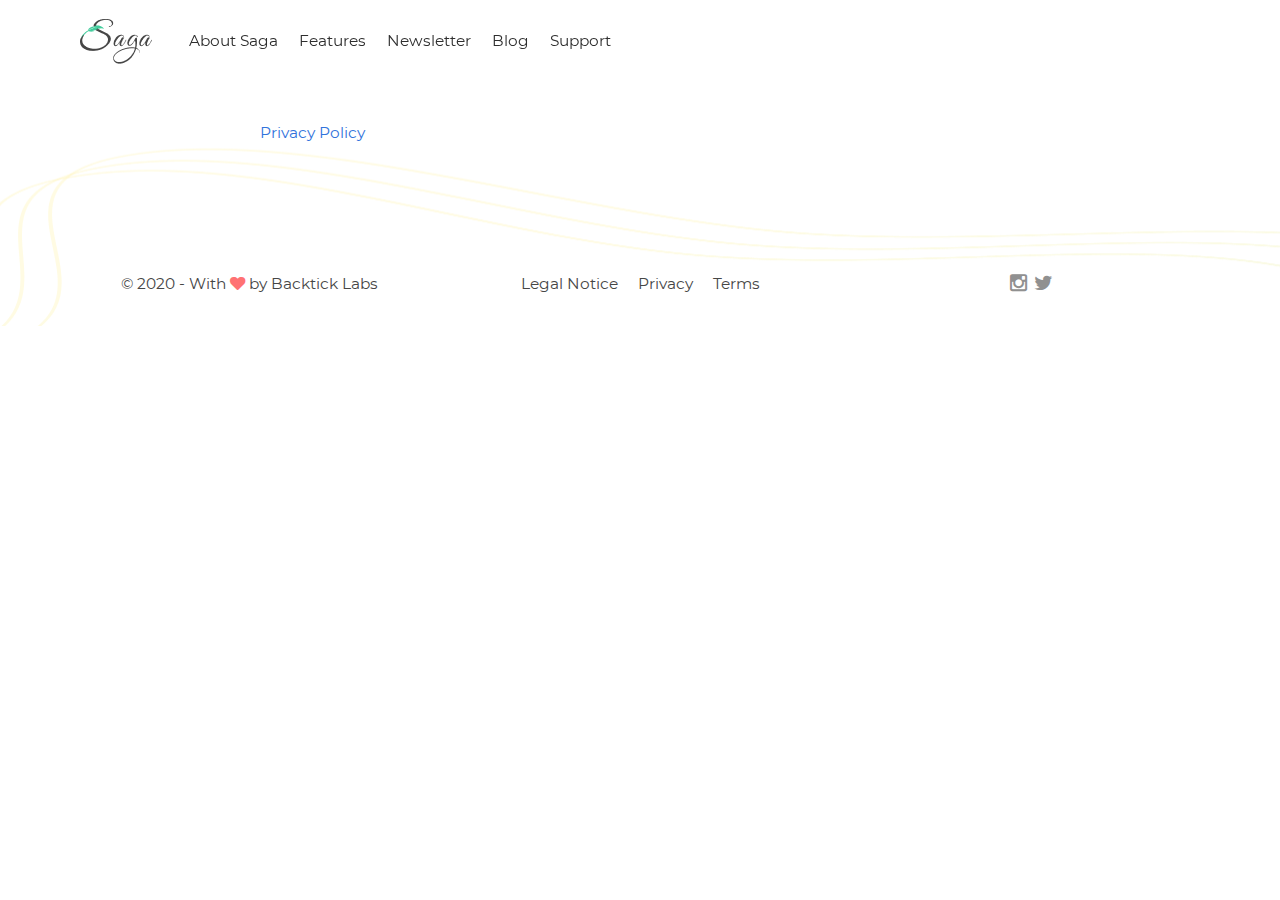
<file: privacy/index.html>
<!DOCTYPE html>
<html lang="en">
    <head>
        <!-- Google Tag Manager -->
        <script>(function(w,d,s,l,i){w[l]=w[l]||[];w[l].push({'gtm.start':
            new Date().getTime(),event:'gtm.js'});var f=d.getElementsByTagName(s)[0],
          j=d.createElement(s),dl=l!='dataLayer'?'&l='+l:'';j.async=true;j.src=
          'https://www.googletagmanager.com/gtm.js?id='+i+dl;f.parentNode.insertBefore(j,f);
        })(window,document,'script','dataLayer','GTM-57GWG53');</script>
        <!-- End Google Tag Manager -->

        <!-- Required Meta Tags -->
        <meta charset="utf-8">
        <meta name="viewport" content="width=device-width, initial-scale=1, shrink-to-fit=no">
        <meta http-equiv="x-ua-compatible" content="ie=edge">
        <meta name="apple-itunes-app" content="app-id=1465608442">

        <title>Saga Notes - Privacy Policy</title>
        <link rel="icon" type="image/png" href="../assets/images/favicon.png" />

        <!--Core CSS -->
        <link rel="stylesheet" href="../assets/css/bulma.css">
        <link rel="stylesheet" href="../assets/css/app.css">
        <link rel="stylesheet" href="../assets/css/core.css">

        <script type="text/javascript">
          var _iub = _iub || [];
          _iub.csConfiguration = {
            'consentOnContinuedBrowsing': false,
            'whitelabel': false,
            'lang': 'en',
            'siteId': 1720123,
            'cookiePolicyId': 62249595,
            'banner': {
              'acceptButtonDisplay': true,
              'customizeButtonDisplay': true,
              'position': 'float-bottom-right',
              'rejectButtonDisplay': true
            },
            callback: {
              onPreferenceExpressedOrNotNeeded: function(preference) {
                dataLayer.push({
                  iubenda_ccpa_opted_out: _iub.cs.api.isCcpaOptedOut()
                });
                if (!preference) {
                  dataLayer.push({
                    event: "iubenda_preference_not_needed"
                  });
                } else {
                  if (preference.consent === true) {
                    dataLayer.push({
                      event: "iubenda_consent_given"
                    });

                    // Enable Jira Service Desk Widget
                    var jsdScript = document.createElement('script');
                    jsdScript.setAttribute('data-jsd-embedded', null);
                    jsdScript.setAttribute('data-key','876d2065-c87a-4226-a585-c7126b862062');
                    jsdScript.setAttribute('data-base-url','https://jsd-widget.atlassian.com');
                    jsdScript.setAttribute('src','https://jsd-widget.atlassian.com/assets/embed.js');
                    document.head.appendChild(jsdScript);
                    jsdScript.onload = function() {
                      var DOMContentLoaded_event = document.createEvent('Event');
                      DOMContentLoaded_event.initEvent('DOMContentLoaded', true, true);
                      window.document.dispatchEvent(DOMContentLoaded_event);
                    };
                  } else if (preference.consent === false) {
                    dataLayer.push({
                      event: "iubenda_consent_rejected"
                    });
                  } else if (preference.purposes) {
                    for (var purposeId in preference.purposes) {
                      if (preference.purposes[purposeId]) {
                        dataLayer.push({
                          event: "iubenda_consent_given_purpose_" + purposeId
                        });
                      }
                    }
                  }
                }
              }
            }
          };
        </script>
        <script type="text/javascript" src="//cdn.iubenda.com/cs/iubenda_cs.js" charset="UTF-8" async></script>
    </head>
    <body>
        <!-- Google Tag Manager (noscript) -->
        <noscript><iframe src="https://www.googletagmanager.com/ns.html?id=GTM-57GWG53"
                          height="0" width="0" style="display:none;visibility:hidden"></iframe></noscript>
        <!-- End Google Tag Manager (noscript) -->

        <!-- <div class="pageloader"></div>
<div class="infraloader is-active"></div> -->
        
        <!-- Nav -->
        <nav class="navbar navbar-wrapper navbar-fade navbar-default is-transparent">
            <div class="container">
                <!-- Brand -->
                <div class="navbar-brand">
                    <a class="navbar-item" href="../#">
                        <img src="../assets/images/logos/saganotes.png" srcset="../assets/images/logos/saganotes@2x.png 2x" alt="">
                    </a>
        
                    <!-- Responsive toggle -->
                    <div class="custom-burger" data-target="">
                        <a id="" class="responsive-btn" href="javascript:void(0);">
                            <span class="menu-toggle">
                                <span class="icon-box-toggle">
                                    <span class="rotate">
                                        <i class="icon-line-top"></i>
                                        <i class="icon-line-center"></i>
                                        <i class="icon-line-bottom"></i>
                                    </span>
                                </span>
                            </span>
                        </a>
                    </div>
                    <!-- /Responsive toggle -->
                </div>
        
                <!-- Navbar menu -->
                <div class="navbar-menu">
                    <!-- Navbar Start -->
                    <div class="navbar-start">
                        <!-- Navbar item -->
                        <a class="navbar-item is-slide" href="../#about">
                            About Saga
                        </a>
                        <!-- Navbar item -->
                        <a class="navbar-item is-slide" href="../#features">
                            Features
                        </a>
                        <!-- Navbar item -->
                        <a class="navbar-item is-slide" href="../#newsletter">
                            Newsletter
                        </a>
                        <!-- Navbar item -->
                        <a class="navbar-item is-slide" href="https://medium.com/saganotes">
                            Blog
                        </a>
                        <!-- Navbar item -->
                        <a class="navbar-item is-slide" href="https://backticklabs.atlassian.net/servicedesk">
                            Support
                        </a>
                    </div>
        
                    <!-- Navbar end -->
                    <div class="navbar-end">
        
                    </div>
                </div>
            </div>
        </nav>
        <!-- /Nav -->
        
        <!-- Privacy Policy -->
        <section class="section no-margin">
          <div class="container">
            <div class="content-wrapper">
              <div class="columns">
                <div class="column is-8 is-offset-2">
                  <div class="content">
                    <a href="https://www.iubenda.com/privacy-policy/62249595" class="iubenda-white no-brand iubenda-embed iub-body-embed" title="Privacy Policy">Privacy Policy</a><script type="text/javascript">(function (w,d) {var loader = function () {var s = d.createElement("script"), tag = d.getElementsByTagName("script")[0]; s.src="https://cdn.iubenda.com/iubenda.js"; tag.parentNode.insertBefore(s,tag);}; if(w.addEventListener){w.addEventListener("load", loader, false);}else if(w.attachEvent){w.attachEvent("onload", loader);}else{w.onload = loader;}})(window, document);</script>
                  </div>
                </div>
              </div>
            </div>
          </div>
        </section>
        <!-- /Privacy Policy -->
        
        
        <!-- Dark footer -->
        <footer class="footer footer-light">
            <div class="container">
                <div class="columns">
                    <div class="column">
                        <div class="footer-column has-text-centered">
                            <a href="http://backticklabs.com">© 2020 - With <i class="fa fa-heart color-red"></i> by Backtick Labs</a>
                        </div>
                    </div>
                    <div class="column">
                        <div class="footer-column has-text-centered">
                            <a href="../legal">Legal Notice</a>
                            &nbsp;&nbsp;&nbsp;
                            <a href="../privacy">Privacy</a>
                            &nbsp;&nbsp;&nbsp;
                            <a href="../terms">Terms</a>
                        </div>
                    </div>
                    <div class="column">
                        <div class="footer-column has-text-centered">
                            <a href="https://www.instagram.com/saganotes">
                                <span class="icon"><i class="fa fa-instagram"></i></span>
                            </a>
                            <a href="https://www.twitter.com/saganotesapp">
                                <span class="icon"><i class="fa fa-twitter"></i></span>
                            </a>
                        </div>
                    </div>
                </div>
            </div>
        </footer>
        <!-- /Dark footer -->
        <!-- Back To Top Button -->
        <div id="backtotop"><a href="#"></a></div>        <!-- Concatenated jQuery and plugins -->
        <script src="../assets/js/app.js"></script>
        
        <!-- Bulkit js -->
        <script src="../assets/js/landing.js"></script>
        <script src="../assets/js/auth.js"></script>
        <script src="../assets/js/main.js"></script>    </body>
</html>
</file>
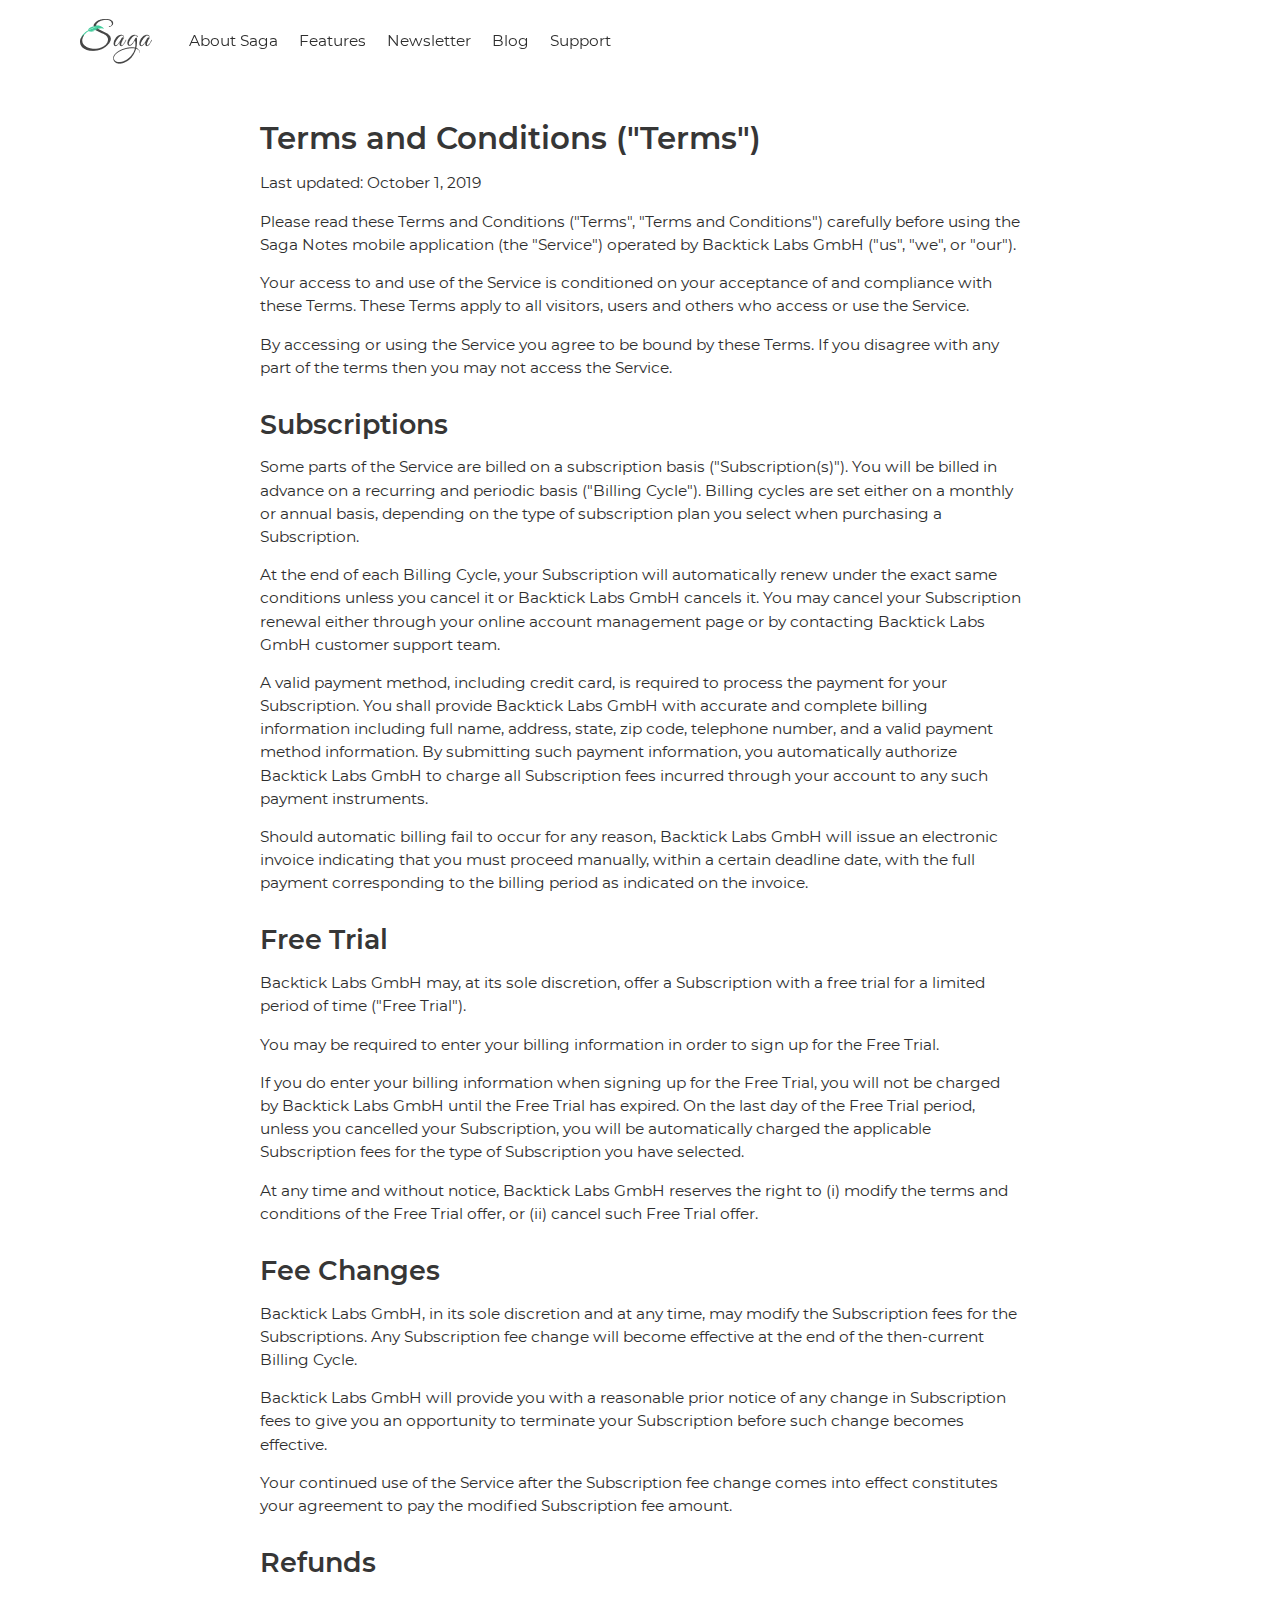
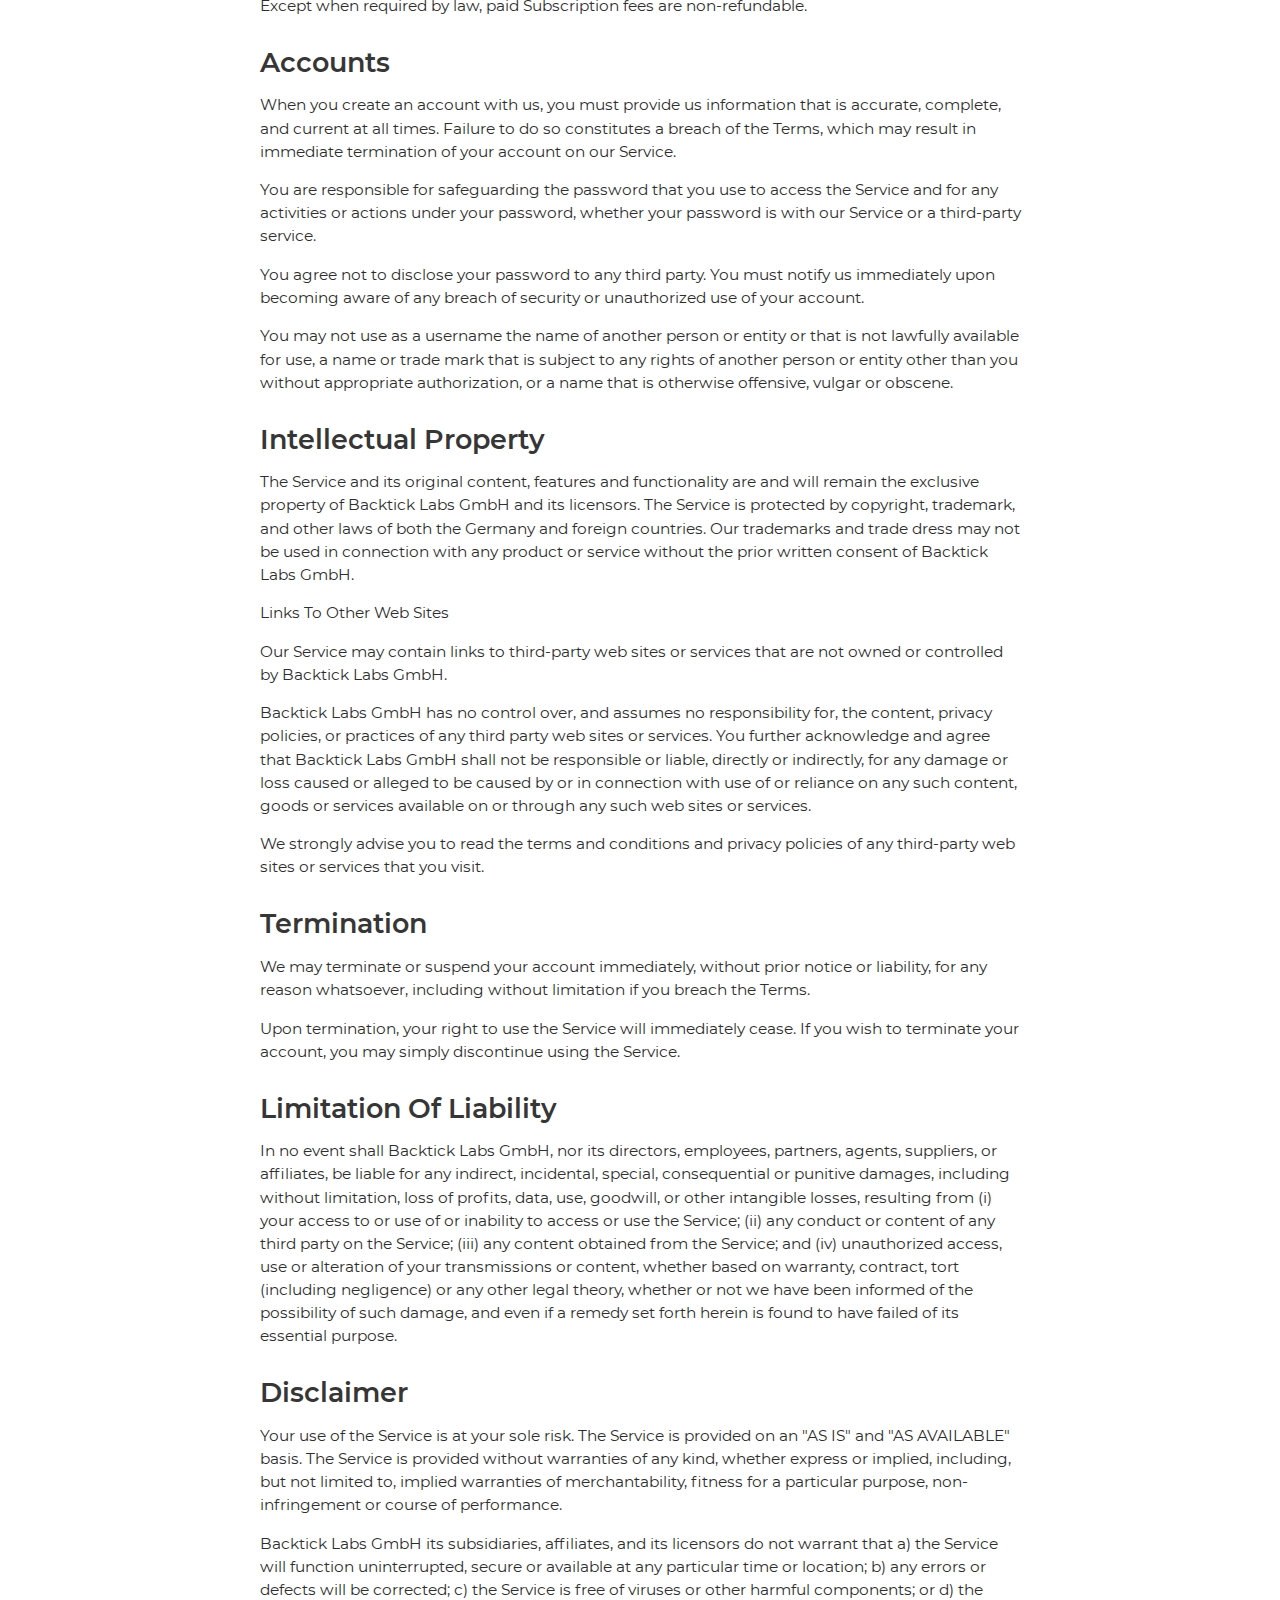
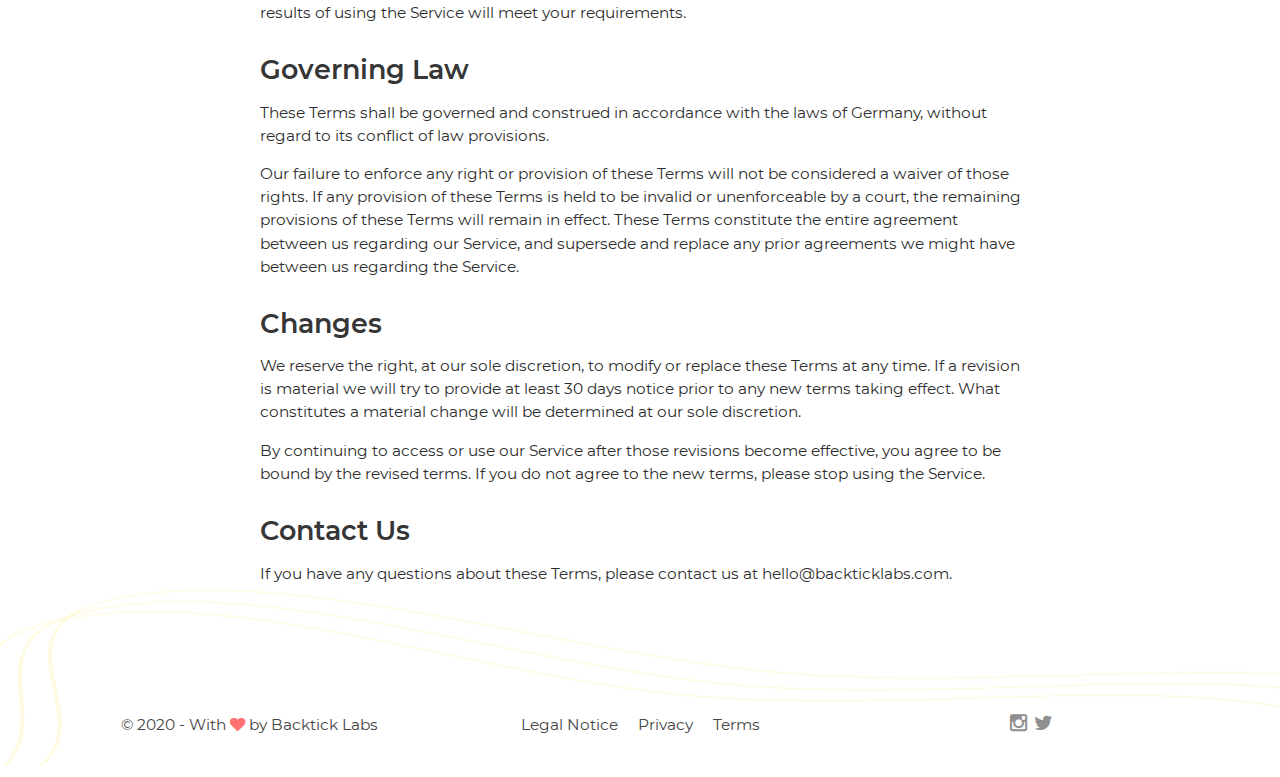
<file: terms/index.html>
<!DOCTYPE html>
<html lang="en">
    <head>
        <!-- Google Tag Manager -->
        <script>(function(w,d,s,l,i){w[l]=w[l]||[];w[l].push({'gtm.start':
            new Date().getTime(),event:'gtm.js'});var f=d.getElementsByTagName(s)[0],
          j=d.createElement(s),dl=l!='dataLayer'?'&l='+l:'';j.async=true;j.src=
          'https://www.googletagmanager.com/gtm.js?id='+i+dl;f.parentNode.insertBefore(j,f);
        })(window,document,'script','dataLayer','GTM-57GWG53');</script>
        <!-- End Google Tag Manager -->

        <!-- Required Meta Tags -->
        <meta charset="utf-8">
        <meta name="viewport" content="width=device-width, initial-scale=1, shrink-to-fit=no">
        <meta http-equiv="x-ua-compatible" content="ie=edge">
        <meta name="apple-itunes-app" content="app-id=1465608442">

        <title>Saga Notes - Terms and Conditions</title>
        <link rel="icon" type="image/png" href="../assets/images/favicon.png" />

        <!--Core CSS -->
        <link rel="stylesheet" href="../assets/css/bulma.css">
        <link rel="stylesheet" href="../assets/css/app.css">
        <link rel="stylesheet" href="../assets/css/core.css">

        <script type="text/javascript">
          var _iub = _iub || [];
          _iub.csConfiguration = {
            'consentOnContinuedBrowsing': false,
            'whitelabel': false,
            'lang': 'en',
            'siteId': 1720123,
            'cookiePolicyId': 62249595,
            'banner': {
              'acceptButtonDisplay': true,
              'customizeButtonDisplay': true,
              'position': 'float-bottom-right',
              'rejectButtonDisplay': true
            },
            callback: {
              onPreferenceExpressedOrNotNeeded: function(preference) {
                dataLayer.push({
                  iubenda_ccpa_opted_out: _iub.cs.api.isCcpaOptedOut()
                });
                if (!preference) {
                  dataLayer.push({
                    event: "iubenda_preference_not_needed"
                  });
                } else {
                  if (preference.consent === true) {
                    dataLayer.push({
                      event: "iubenda_consent_given"
                    });

                    // Enable Jira Service Desk Widget
                    var jsdScript = document.createElement('script');
                    jsdScript.setAttribute('data-jsd-embedded', null);
                    jsdScript.setAttribute('data-key','876d2065-c87a-4226-a585-c7126b862062');
                    jsdScript.setAttribute('data-base-url','https://jsd-widget.atlassian.com');
                    jsdScript.setAttribute('src','https://jsd-widget.atlassian.com/assets/embed.js');
                    document.head.appendChild(jsdScript);
                    jsdScript.onload = function() {
                      var DOMContentLoaded_event = document.createEvent('Event');
                      DOMContentLoaded_event.initEvent('DOMContentLoaded', true, true);
                      window.document.dispatchEvent(DOMContentLoaded_event);
                    };
                  } else if (preference.consent === false) {
                    dataLayer.push({
                      event: "iubenda_consent_rejected"
                    });
                  } else if (preference.purposes) {
                    for (var purposeId in preference.purposes) {
                      if (preference.purposes[purposeId]) {
                        dataLayer.push({
                          event: "iubenda_consent_given_purpose_" + purposeId
                        });
                      }
                    }
                  }
                }
              }
            }
          };
        </script>
        <script type="text/javascript" src="//cdn.iubenda.com/cs/iubenda_cs.js" charset="UTF-8" async></script>
    </head>
    <body>
        <!-- Google Tag Manager (noscript) -->
        <noscript><iframe src="https://www.googletagmanager.com/ns.html?id=GTM-57GWG53"
                          height="0" width="0" style="display:none;visibility:hidden"></iframe></noscript>
        <!-- End Google Tag Manager (noscript) -->

        <!-- <div class="pageloader"></div>
<div class="infraloader is-active"></div> -->
        
        <!-- Nav -->
        <nav class="navbar navbar-wrapper navbar-fade navbar-default is-transparent">
            <div class="container">
                <!-- Brand -->
                <div class="navbar-brand">
                    <a class="navbar-item" href="../#">
                        <img src="../assets/images/logos/saganotes.png" srcset="../assets/images/logos/saganotes@2x.png 2x" alt="">
                    </a>
        
                    <!-- Responsive toggle -->
                    <div class="custom-burger" data-target="">
                        <a id="" class="responsive-btn" href="javascript:void(0);">
                            <span class="menu-toggle">
                                <span class="icon-box-toggle">
                                    <span class="rotate">
                                        <i class="icon-line-top"></i>
                                        <i class="icon-line-center"></i>
                                        <i class="icon-line-bottom"></i>
                                    </span>
                                </span>
                            </span>
                        </a>
                    </div>
                    <!-- /Responsive toggle -->
                </div>
        
                <!-- Navbar menu -->
                <div class="navbar-menu">
                    <!-- Navbar Start -->
                    <div class="navbar-start">
                        <!-- Navbar item -->
                        <a class="navbar-item is-slide" href="../#about">
                            About Saga
                        </a>
                        <!-- Navbar item -->
                        <a class="navbar-item is-slide" href="../#features">
                            Features
                        </a>
                        <!-- Navbar item -->
                        <a class="navbar-item is-slide" href="../#newsletter">
                            Newsletter
                        </a>
                        <!-- Navbar item -->
                        <a class="navbar-item is-slide" href="https://medium.com/saganotes">
                            Blog
                        </a>
                        <!-- Navbar item -->
                        <a class="navbar-item is-slide" href="https://backticklabs.atlassian.net/servicedesk">
                            Support
                        </a>
                    </div>
        
                    <!-- Navbar end -->
                    <div class="navbar-end">
        
                    </div>
                </div>
            </div>
        </nav>
        <!-- /Nav -->
        
        <!-- Terms and Conditions -->
        <section class="section no-margin">
          <div class="container">
            <div class="content-wrapper">
              <div class="columns">
                <div class="column is-8 is-offset-2">
                  <div class="content">
                    <h1>Terms and Conditions ("Terms")</h1>
                    <p>Last updated: October 1, 2019</p>
                    <p>Please read these Terms and Conditions ("Terms", "Terms and Conditions") carefully before using the Saga Notes mobile application (the "Service") operated by Backtick Labs GmbH ("us", "we", or "our").</p>
                    <p>Your access to and use of the Service is conditioned on your acceptance of and compliance with these Terms. These Terms apply to all visitors, users and others who access or use the Service.</p>
                    <p>By accessing or using the Service you agree to be bound by these Terms. If you disagree with any part of the terms then you may not access the Service.</p>
                    <h2>Subscriptions</h2>
                    <p>Some parts of the Service are billed on a subscription basis ("Subscription(s)"). You will be billed in advance on a recurring and periodic basis ("Billing Cycle"). Billing cycles are set either on a monthly or annual basis, depending on the type of subscription plan you select when purchasing a Subscription.</p>
                    <p>At the end of each Billing Cycle, your Subscription will automatically renew under the exact same conditions unless you cancel it or Backtick Labs GmbH cancels it. You may cancel your Subscription renewal either through your online account management page or by contacting Backtick Labs GmbH customer support team.</p>
                    <p>A valid payment method, including credit card, is required to process the payment for your Subscription. You shall provide Backtick Labs GmbH with accurate and complete billing information including full name, address, state, zip code, telephone number, and a valid payment method information. By submitting such payment information, you automatically authorize Backtick Labs GmbH to charge all Subscription fees incurred through your account to any such payment instruments.</p>
                    <p>Should automatic billing fail to occur for any reason, Backtick Labs GmbH will issue an electronic invoice indicating that you must proceed manually, within a certain deadline date, with the full payment corresponding to the billing period as indicated on the invoice.</p>
                    <h2>Free Trial</h2>
                    <p>Backtick Labs GmbH may, at its sole discretion, offer a Subscription with a free trial for a limited period of time ("Free Trial").</p>
                    <p>You may be required to enter your billing information in order to sign up for the Free Trial.</p>
                    <p>If you do enter your billing information when signing up for the Free Trial, you will not be charged by Backtick Labs GmbH until the Free Trial has expired. On the last day of the Free Trial period, unless you cancelled your Subscription, you will be automatically charged the applicable Subscription fees for the type of Subscription you have selected.</p>
                    <p>At any time and without notice, Backtick Labs GmbH reserves the right to (i) modify the terms and conditions of the Free Trial offer, or (ii) cancel such Free Trial offer.</p>
                    <h2>Fee Changes</h2>
                    <p>Backtick Labs GmbH, in its sole discretion and at any time, may modify the Subscription fees for the Subscriptions. Any Subscription fee change will become effective at the end of the then-current Billing Cycle.</p>
                    <p>Backtick Labs GmbH will provide you with a reasonable prior notice of any change in Subscription fees to give you an opportunity to terminate your Subscription before such change becomes effective.</p>
                    <p>Your continued use of the Service after the Subscription fee change comes into effect constitutes your agreement to pay the modified Subscription fee amount.</p>
                    <h2>Refunds</h2>
                    <p>Except when required by law, paid Subscription fees are non-refundable.</p>
                    <h2>Accounts</h2>
                    <p>When you create an account with us, you must provide us information that is accurate, complete, and current at all times. Failure to do so constitutes a breach of the Terms, which may result in immediate termination of your account on our Service.</p>
                    <p>You are responsible for safeguarding the password that you use to access the Service and for any activities or actions under your password, whether your password is with our Service or a third-party service.</p>
                    <p>You agree not to disclose your password to any third party. You must notify us immediately upon becoming aware of any breach of security or unauthorized use of your account.</p>
                    <p>You may not use as a username the name of another person or entity or that is not lawfully available for use, a name or trade mark that is subject to any rights of another person or entity other than you without appropriate authorization, or a name that is otherwise offensive, vulgar or obscene.</p>
                    <h2>Intellectual Property</h2>
                    <p>The Service and its original content, features and functionality are and will remain the exclusive property of Backtick Labs GmbH and its licensors. The Service is protected by copyright, trademark, and other laws of both the Germany and foreign countries. Our trademarks and trade dress may not be used in connection with any product or service without the prior written consent of Backtick Labs GmbH.</p>
                    <p>Links To Other Web Sites</p>
                    <p>Our Service may contain links to third-party web sites or services that are not owned or controlled by Backtick Labs GmbH.</p>
                    <p>Backtick Labs GmbH has no control over, and assumes no responsibility for, the content, privacy policies, or practices of any third party web sites or services. You further acknowledge and agree that Backtick Labs GmbH shall not be responsible or liable, directly or indirectly, for any damage or loss caused or alleged to be caused by or in connection with use of or reliance on any such content, goods or services available on or through any such web sites or services.</p>
                    <p>We strongly advise you to read the terms and conditions and privacy policies of any third-party web sites or services that you visit.</p>
                    <h2>Termination</h2>
                    <p>We may terminate or suspend your account immediately, without prior notice or liability, for any reason whatsoever, including without limitation if you breach the Terms.</p>
                    <p>Upon termination, your right to use the Service will immediately cease. If you wish to terminate your account, you may simply discontinue using the Service.</p>
                    <h2>Limitation Of Liability</h2>
                    <p>In no event shall Backtick Labs GmbH, nor its directors, employees, partners, agents, suppliers, or affiliates, be liable for any indirect, incidental, special, consequential or punitive damages, including without limitation, loss of profits, data, use, goodwill, or other intangible losses, resulting from (i) your access to or use of or inability to access or use the Service; (ii) any conduct or content of any third party on the Service; (iii) any content obtained from the Service; and (iv) unauthorized access, use or alteration of your transmissions or content, whether based on warranty, contract, tort (including negligence) or any other legal theory, whether or not we have been informed of the possibility of such damage, and even if a remedy set forth herein is found to have failed of its essential purpose.</p>
                    <h2>Disclaimer</h2>
                    <p>Your use of the Service is at your sole risk. The Service is provided on an "AS IS" and "AS AVAILABLE" basis. The Service is provided without warranties of any kind, whether express or implied, including, but not limited to, implied warranties of merchantability, fitness for a particular purpose, non-infringement or course of performance.</p>
                    <p>Backtick Labs GmbH its subsidiaries, affiliates, and its licensors do not warrant that a) the Service will function uninterrupted, secure or available at any particular time or location; b) any errors or defects will be corrected; c) the Service is free of viruses or other harmful components; or d) the results of using the Service will meet your requirements.</p>
                    <h2>Governing Law</h2>
                    <p>These Terms shall be governed and construed in accordance with the laws of Germany, without regard to its conflict of law provisions.</p>
                    <p>Our failure to enforce any right or provision of these Terms will not be considered a waiver of those rights. If any provision of these Terms is held to be invalid or unenforceable by a court, the remaining provisions of these Terms will remain in effect. These Terms constitute the entire agreement between us regarding our Service, and supersede and replace any prior agreements we might have between us regarding the Service.</p>
                    <h2>Changes</h2>
                    <p>We reserve the right, at our sole discretion, to modify or replace these Terms at any time. If a revision is material we will try to provide at least 30 days notice prior to any new terms taking effect. What constitutes a material change will be determined at our sole discretion.</p>
                    <p>By continuing to access or use our Service after those revisions become effective, you agree to be bound by the revised terms. If you do not agree to the new terms, please stop using the Service.</p>
                    <h2>Contact Us</h2>
                    <p>If you have any questions about these Terms, please contact us at hello@backticklabs.com.</p>
                  </div>
                </div>
              </div>
            </div>
          </div>
        </section>
        <!-- /Terms and Conditions -->
        
        
        <!-- Dark footer -->
        <footer class="footer footer-light">
            <div class="container">
                <div class="columns">
                    <div class="column">
                        <div class="footer-column has-text-centered">
                            <a href="http://backticklabs.com">© 2020 - With <i class="fa fa-heart color-red"></i> by Backtick Labs</a>
                        </div>
                    </div>
                    <div class="column">
                        <div class="footer-column has-text-centered">
                            <a href="../legal">Legal Notice</a>
                            &nbsp;&nbsp;&nbsp;
                            <a href="../privacy">Privacy</a>
                            &nbsp;&nbsp;&nbsp;
                            <a href="../terms">Terms</a>
                        </div>
                    </div>
                    <div class="column">
                        <div class="footer-column has-text-centered">
                            <a href="https://www.instagram.com/saganotes">
                                <span class="icon"><i class="fa fa-instagram"></i></span>
                            </a>
                            <a href="https://www.twitter.com/saganotesapp">
                                <span class="icon"><i class="fa fa-twitter"></i></span>
                            </a>
                        </div>
                    </div>
                </div>
            </div>
        </footer>
        <!-- /Dark footer -->
        <!-- Back To Top Button -->
        <div id="backtotop"><a href="#"></a></div>        <!-- Concatenated jQuery and plugins -->
        <script src="../assets/js/app.js"></script>
        
        <!-- Bulkit js -->
        <script src="../assets/js/landing.js"></script>
        <script src="../assets/js/auth.js"></script>
        <script src="../assets/js/main.js"></script>    </body>
</html>
</file>
<file: assets/css/app.css>
/* Slider */
.slick-slider
{
    position: relative;

    display: block;
    box-sizing: border-box;

    -webkit-user-select: none;
       -moz-user-select: none;
        -ms-user-select: none;
            user-select: none;

    -webkit-touch-callout: none;
    -khtml-user-select: none;
    -ms-touch-action: pan-y;
        touch-action: pan-y;
    -webkit-tap-highlight-color: transparent;
}

.slick-list
{
    position: relative;

    display: block;
    overflow: hidden;

    margin: 0;
    padding: 0;
}
.slick-list:focus
{
    outline: none;
}
.slick-list.dragging
{
    cursor: pointer;
    cursor: hand;
}

.slick-slider .slick-track,
.slick-slider .slick-list
{
    -webkit-transform: translate3d(0, 0, 0);
       -moz-transform: translate3d(0, 0, 0);
        -ms-transform: translate3d(0, 0, 0);
         -o-transform: translate3d(0, 0, 0);
            transform: translate3d(0, 0, 0);
}

.slick-track
{
    position: relative;
    top: 0;
    left: 0;

    display: block;
    margin-left: auto;
    margin-right: auto;
}
.slick-track:before,
.slick-track:after
{
    display: table;

    content: '';
}
.slick-track:after
{
    clear: both;
}
.slick-loading .slick-track
{
    visibility: hidden;
}

.slick-slide
{
    display: none;
    float: left;

    height: 100%;
    min-height: 1px;
}
[dir='rtl'] .slick-slide
{
    float: right;
}
.slick-slide img
{
    display: block;
}
.slick-slide.slick-loading img
{
    display: none;
}
.slick-slide.dragging img
{
    pointer-events: none;
}
.slick-initialized .slick-slide
{
    display: block;
}
.slick-loading .slick-slide
{
    visibility: hidden;
}
.slick-vertical .slick-slide
{
    display: block;

    height: auto;

    border: 1px solid transparent;
}
.slick-arrow.slick-hidden {
    display: none;
}

@charset 'UTF-8';
/* Slider */
.slick-loading .slick-list
{
    background: #fff url('./ajax-loader.gif') center center no-repeat;
}

/* Icons */
@font-face
{
    font-family: 'slick';
    font-weight: normal;
    font-style: normal;

    src: url('./fonts/slick.eot');
    src: url('./fonts/slick.eot?#iefix') format('embedded-opentype'), url('./fonts/slick.woff') format('woff'), url('./fonts/slick.ttf') format('truetype'), url('./fonts/slick.svg#slick') format('svg');
}
/* Arrows */
.slick-prev,
.slick-next
{
    font-size: 0;
    line-height: 0;

    position: absolute;
    top: 50%;

    display: block;

    width: 20px;
    height: 20px;
    padding: 0;
    -webkit-transform: translate(0, -50%);
    -ms-transform: translate(0, -50%);
    transform: translate(0, -50%);

    cursor: pointer;

    color: transparent;
    border: none;
    outline: none;
    background: transparent;
}
.slick-prev:hover,
.slick-prev:focus,
.slick-next:hover,
.slick-next:focus
{
    color: transparent;
    outline: none;
    background: transparent;
}
.slick-prev:hover:before,
.slick-prev:focus:before,
.slick-next:hover:before,
.slick-next:focus:before
{
    opacity: 1;
}
.slick-prev.slick-disabled:before,
.slick-next.slick-disabled:before
{
    opacity: .25;
}

.slick-prev:before,
.slick-next:before
{
    font-family: 'slick';
    font-size: 20px;
    line-height: 1;

    opacity: .75;
    color: white;

    -webkit-font-smoothing: antialiased;
    -moz-osx-font-smoothing: grayscale;
}

.slick-prev
{
    left: -25px;
}
[dir='rtl'] .slick-prev
{
    right: -25px;
    left: auto;
}
.slick-prev:before
{
    content: '←';
}
[dir='rtl'] .slick-prev:before
{
    content: '→';
}

.slick-next
{
    right: -25px;
}
[dir='rtl'] .slick-next
{
    right: auto;
    left: -25px;
}
.slick-next:before
{
    content: '→';
}
[dir='rtl'] .slick-next:before
{
    content: '←';
}

/* Dots */
.slick-dotted.slick-slider
{
    margin-bottom: 30px;
}

.slick-dots
{
    position: absolute;
    bottom: -25px;

    display: block;

    width: 100%;
    padding: 0;
    margin: 0;

    list-style: none;

    text-align: center;
}
.slick-dots li
{
    position: relative;

    display: inline-block;

    width: 20px;
    height: 20px;
    margin: 0 5px;
    padding: 0;

    cursor: pointer;
}
.slick-dots li button
{
    font-size: 0;
    line-height: 0;

    display: block;

    width: 20px;
    height: 20px;
    padding: 5px;

    cursor: pointer;

    color: transparent;
    border: 0;
    outline: none;
    background: transparent;
}
.slick-dots li button:hover,
.slick-dots li button:focus
{
    outline: none;
}
.slick-dots li button:hover:before,
.slick-dots li button:focus:before
{
    opacity: 1;
}
.slick-dots li button:before
{
    font-family: 'slick';
    font-size: 6px;
    line-height: 20px;

    position: absolute;
    top: 0;
    left: 0;

    width: 20px;
    height: 20px;

    content: '•';
    text-align: center;

    opacity: .25;
    color: black;

    -webkit-font-smoothing: antialiased;
    -moz-osx-font-smoothing: grayscale;
}
.slick-dots li.slick-active button:before
{
    opacity: .75;
    color: black;
}

.fa.fa-pull-left,.fa.pull-left{margin-right:.3em}.fa-fw,.fa-li{text-align:center}.fa,.fa-stack,.material-icons{display:inline-block}@font-face{font-family:FontAwesome;src:url(../fonts/fontawesome-webfont.eot?v=4.6.3);src:url(../fonts/fontawesome-webfont.eot?#iefix&v=4.6.3) format('embedded-opentype'),url(../fonts/fontawesome-webfont.woff2?v=4.6.3) format('woff2'),url(../fonts/fontawesome-webfont.woff?v=4.6.3) format('woff'),url(../fonts/fontawesome-webfont.ttf?v=4.6.3) format('truetype'),url(../fonts/fontawesome-webfont.svg?v=4.6.3#fontawesomeregular) format('svg');font-weight:400;font-style:normal}.fa{font:normal normal normal 14px/1 FontAwesome;font-size:inherit;text-rendering:auto;-webkit-font-smoothing:antialiased;-moz-osx-font-smoothing:grayscale}.im,.sl{speak:none;font-variant:normal}.fa-lg{font-size:1.33333333em;line-height:.75em;vertical-align:-15%}.fa-2x{font-size:2em}.fa-3x{font-size:3em}.fa-4x{font-size:4em}.fa-5x{font-size:5em}.fa-fw{width:1.28571429em}.fa-ul{padding-left:0;margin-left:2.14285714em;list-style-type:none}.fa.fa-pull-right,.fa.pull-right{margin-left:.3em}.fa-ul>li{position:relative}.fa-li{position:absolute;left:-2.14285714em;width:2.14285714em;top:.14285714em}.fa-li.fa-lg{left:-1.85714286em}.fa-border{padding:.2em .25em .15em;border:.08em solid #eee;border-radius:.1em}.fa-pull-left{float:left}.fa-pull-right,.pull-right{float:right}.pull-left{float:left}.fa-spin{-webkit-animation:fa-spin 2s infinite linear;animation:fa-spin 2s infinite linear}.fa-pulse{-webkit-animation:fa-spin 1s infinite steps(8);animation:fa-spin 1s infinite steps(8)}@-webkit-keyframes fa-spin{0%{-webkit-transform:rotate(0);transform:rotate(0)}100%{-webkit-transform:rotate(359deg);transform:rotate(359deg)}}@keyframes fa-spin{0%{-webkit-transform:rotate(0);transform:rotate(0)}100%{-webkit-transform:rotate(359deg);transform:rotate(359deg)}}.fa-rotate-90{-ms-filter:"progid:DXImageTransform.Microsoft.BasicImage(rotation=1)";-webkit-transform:rotate(90deg);-ms-transform:rotate(90deg);transform:rotate(90deg)}.fa-rotate-180{-ms-filter:"progid:DXImageTransform.Microsoft.BasicImage(rotation=2)";-webkit-transform:rotate(180deg);-ms-transform:rotate(180deg);transform:rotate(180deg)}.fa-rotate-270{-ms-filter:"progid:DXImageTransform.Microsoft.BasicImage(rotation=3)";-webkit-transform:rotate(270deg);-ms-transform:rotate(270deg);transform:rotate(270deg)}.fa-flip-horizontal{-ms-filter:"progid:DXImageTransform.Microsoft.BasicImage(rotation=0, mirror=1)";-webkit-transform:scale(-1,1);-ms-transform:scale(-1,1);transform:scale(-1,1)}.fa-flip-vertical{-ms-filter:"progid:DXImageTransform.Microsoft.BasicImage(rotation=2, mirror=1)";-webkit-transform:scale(1,-1);-ms-transform:scale(1,-1);transform:scale(1,-1)}:root .fa-flip-horizontal,:root .fa-flip-vertical,:root .fa-rotate-180,:root .fa-rotate-270,:root .fa-rotate-90{filter:none}.fa-stack{position:relative;width:2em;height:2em;line-height:2em;vertical-align:middle}.fa-stack-1x,.fa-stack-2x{position:absolute;left:0;width:100%;text-align:center}.fa-stack-1x{line-height:inherit}.material-icons,.sl{font-weight:400;font-style:normal;line-height:1;text-transform:none;-webkit-font-smoothing:antialiased;-moz-osx-font-smoothing:grayscale}.fa-stack-2x{font-size:2em}.fa-inverse{color:#fff}.fa-glass:before{content:"\f000"}.fa-music:before{content:"\f001"}.fa-search:before{content:"\f002"}.fa-envelope-o:before{content:"\f003"}.fa-heart:before{content:"\f004"}.fa-star:before{content:"\f005"}.fa-star-o:before{content:"\f006"}.fa-user:before{content:"\f007"}.fa-film:before{content:"\f008"}.fa-th-large:before{content:"\f009"}.fa-th:before{content:"\f00a"}.fa-th-list:before{content:"\f00b"}.fa-check:before{content:"\f00c"}.fa-close:before,.fa-remove:before,.fa-times:before{content:"\f00d"}.fa-search-plus:before{content:"\f00e"}.fa-search-minus:before{content:"\f010"}.fa-power-off:before{content:"\f011"}.fa-signal:before{content:"\f012"}.fa-cog:before,.fa-gear:before{content:"\f013"}.fa-trash-o:before{content:"\f014"}.fa-home:before{content:"\f015"}.fa-file-o:before{content:"\f016"}.fa-clock-o:before{content:"\f017"}.fa-road:before{content:"\f018"}.fa-download:before{content:"\f019"}.fa-arrow-circle-o-down:before{content:"\f01a"}.fa-arrow-circle-o-up:before{content:"\f01b"}.fa-inbox:before{content:"\f01c"}.fa-play-circle-o:before{content:"\f01d"}.fa-repeat:before,.fa-rotate-right:before{content:"\f01e"}.fa-refresh:before{content:"\f021"}.fa-list-alt:before{content:"\f022"}.fa-lock:before{content:"\f023"}.fa-flag:before{content:"\f024"}.fa-headphones:before{content:"\f025"}.fa-volume-off:before{content:"\f026"}.fa-volume-down:before{content:"\f027"}.fa-volume-up:before{content:"\f028"}.fa-qrcode:before{content:"\f029"}.fa-barcode:before{content:"\f02a"}.fa-tag:before{content:"\f02b"}.fa-tags:before{content:"\f02c"}.fa-book:before{content:"\f02d"}.fa-bookmark:before{content:"\f02e"}.fa-print:before{content:"\f02f"}.fa-camera:before{content:"\f030"}.fa-font:before{content:"\f031"}.fa-bold:before{content:"\f032"}.fa-italic:before{content:"\f033"}.fa-text-height:before{content:"\f034"}.fa-text-width:before{content:"\f035"}.fa-align-left:before{content:"\f036"}.fa-align-center:before{content:"\f037"}.fa-align-right:before{content:"\f038"}.fa-align-justify:before{content:"\f039"}.fa-list:before{content:"\f03a"}.fa-dedent:before,.fa-outdent:before{content:"\f03b"}.fa-indent:before{content:"\f03c"}.fa-video-camera:before{content:"\f03d"}.fa-image:before,.fa-photo:before,.fa-picture-o:before{content:"\f03e"}.fa-pencil:before{content:"\f040"}.fa-map-marker:before{content:"\f041"}.fa-adjust:before{content:"\f042"}.fa-tint:before{content:"\f043"}.fa-edit:before,.fa-pencil-square-o:before{content:"\f044"}.fa-share-square-o:before{content:"\f045"}.fa-check-square-o:before{content:"\f046"}.fa-arrows:before{content:"\f047"}.fa-step-backward:before{content:"\f048"}.fa-fast-backward:before{content:"\f049"}.fa-backward:before{content:"\f04a"}.fa-play:before{content:"\f04b"}.fa-pause:before{content:"\f04c"}.fa-stop:before{content:"\f04d"}.fa-forward:before{content:"\f04e"}.fa-fast-forward:before{content:"\f050"}.fa-step-forward:before{content:"\f051"}.fa-eject:before{content:"\f052"}.fa-chevron-left:before{content:"\f053"}.fa-chevron-right:before{content:"\f054"}.fa-plus-circle:before{content:"\f055"}.fa-minus-circle:before{content:"\f056"}.fa-times-circle:before{content:"\f057"}.fa-check-circle:before{content:"\f058"}.fa-question-circle:before{content:"\f059"}.fa-info-circle:before{content:"\f05a"}.fa-crosshairs:before{content:"\f05b"}.fa-times-circle-o:before{content:"\f05c"}.fa-check-circle-o:before{content:"\f05d"}.fa-ban:before{content:"\f05e"}.fa-arrow-left:before{content:"\f060"}.fa-arrow-right:before{content:"\f061"}.fa-arrow-up:before{content:"\f062"}.fa-arrow-down:before{content:"\f063"}.fa-mail-forward:before,.fa-share:before{content:"\f064"}.fa-expand:before{content:"\f065"}.fa-compress:before{content:"\f066"}.fa-plus:before{content:"\f067"}.fa-minus:before{content:"\f068"}.fa-asterisk:before{content:"\f069"}.fa-exclamation-circle:before{content:"\f06a"}.fa-gift:before{content:"\f06b"}.fa-leaf:before{content:"\f06c"}.fa-fire:before{content:"\f06d"}.fa-eye:before{content:"\f06e"}.fa-eye-slash:before{content:"\f070"}.fa-exclamation-triangle:before,.fa-warning:before{content:"\f071"}.fa-plane:before{content:"\f072"}.fa-calendar:before{content:"\f073"}.fa-random:before{content:"\f074"}.fa-comment:before{content:"\f075"}.fa-magnet:before{content:"\f076"}.fa-chevron-up:before{content:"\f077"}.fa-chevron-down:before{content:"\f078"}.fa-retweet:before{content:"\f079"}.fa-shopping-cart:before{content:"\f07a"}.fa-folder:before{content:"\f07b"}.fa-folder-open:before{content:"\f07c"}.fa-arrows-v:before{content:"\f07d"}.fa-arrows-h:before{content:"\f07e"}.fa-bar-chart-o:before,.fa-bar-chart:before{content:"\f080"}.fa-twitter-square:before{content:"\f081"}.fa-facebook-square:before{content:"\f082"}.fa-camera-retro:before{content:"\f083"}.fa-key:before{content:"\f084"}.fa-cogs:before,.fa-gears:before{content:"\f085"}.fa-comments:before{content:"\f086"}.fa-thumbs-o-up:before{content:"\f087"}.fa-thumbs-o-down:before{content:"\f088"}.fa-star-half:before{content:"\f089"}.fa-heart-o:before{content:"\f08a"}.fa-sign-out:before{content:"\f08b"}.fa-linkedin-square:before{content:"\f08c"}.fa-thumb-tack:before{content:"\f08d"}.fa-external-link:before{content:"\f08e"}.fa-sign-in:before{content:"\f090"}.fa-trophy:before{content:"\f091"}.fa-github-square:before{content:"\f092"}.fa-upload:before{content:"\f093"}.fa-lemon-o:before{content:"\f094"}.fa-phone:before{content:"\f095"}.fa-square-o:before{content:"\f096"}.fa-bookmark-o:before{content:"\f097"}.fa-phone-square:before{content:"\f098"}.fa-twitter:before{content:"\f099"}.fa-facebook-f:before,.fa-facebook:before{content:"\f09a"}.fa-github:before{content:"\f09b"}.fa-unlock:before{content:"\f09c"}.fa-credit-card:before{content:"\f09d"}.fa-feed:before,.fa-rss:before{content:"\f09e"}.fa-hdd-o:before{content:"\f0a0"}.fa-bullhorn:before{content:"\f0a1"}.fa-bell:before{content:"\f0f3"}.fa-certificate:before{content:"\f0a3"}.fa-hand-o-right:before{content:"\f0a4"}.fa-hand-o-left:before{content:"\f0a5"}.fa-hand-o-up:before{content:"\f0a6"}.fa-hand-o-down:before{content:"\f0a7"}.fa-arrow-circle-left:before{content:"\f0a8"}.fa-arrow-circle-right:before{content:"\f0a9"}.fa-arrow-circle-up:before{content:"\f0aa"}.fa-arrow-circle-down:before{content:"\f0ab"}.fa-globe:before{content:"\f0ac"}.fa-wrench:before{content:"\f0ad"}.fa-tasks:before{content:"\f0ae"}.fa-filter:before{content:"\f0b0"}.fa-briefcase:before{content:"\f0b1"}.fa-arrows-alt:before{content:"\f0b2"}.fa-group:before,.fa-users:before{content:"\f0c0"}.fa-chain:before,.fa-link:before{content:"\f0c1"}.fa-cloud:before{content:"\f0c2"}.fa-flask:before{content:"\f0c3"}.fa-cut:before,.fa-scissors:before{content:"\f0c4"}.fa-copy:before,.fa-files-o:before{content:"\f0c5"}.fa-paperclip:before{content:"\f0c6"}.fa-floppy-o:before,.fa-save:before{content:"\f0c7"}.fa-square:before{content:"\f0c8"}.fa-bars:before,.fa-navicon:before,.fa-reorder:before{content:"\f0c9"}.fa-list-ul:before{content:"\f0ca"}.fa-list-ol:before{content:"\f0cb"}.fa-strikethrough:before{content:"\f0cc"}.fa-underline:before{content:"\f0cd"}.fa-table:before{content:"\f0ce"}.fa-magic:before{content:"\f0d0"}.fa-truck:before{content:"\f0d1"}.fa-pinterest:before{content:"\f0d2"}.fa-pinterest-square:before{content:"\f0d3"}.fa-google-plus-square:before{content:"\f0d4"}.fa-google-plus:before{content:"\f0d5"}.fa-money:before{content:"\f0d6"}.fa-caret-down:before{content:"\f0d7"}.fa-caret-up:before{content:"\f0d8"}.fa-caret-left:before{content:"\f0d9"}.fa-caret-right:before{content:"\f0da"}.fa-columns:before{content:"\f0db"}.fa-sort:before,.fa-unsorted:before{content:"\f0dc"}.fa-sort-desc:before,.fa-sort-down:before{content:"\f0dd"}.fa-sort-asc:before,.fa-sort-up:before{content:"\f0de"}.fa-envelope:before{content:"\f0e0"}.fa-linkedin:before{content:"\f0e1"}.fa-rotate-left:before,.fa-undo:before{content:"\f0e2"}.fa-gavel:before,.fa-legal:before{content:"\f0e3"}.fa-dashboard:before,.fa-tachometer:before{content:"\f0e4"}.fa-comment-o:before{content:"\f0e5"}.fa-comments-o:before{content:"\f0e6"}.fa-bolt:before,.fa-flash:before{content:"\f0e7"}.fa-sitemap:before{content:"\f0e8"}.fa-umbrella:before{content:"\f0e9"}.fa-clipboard:before,.fa-paste:before{content:"\f0ea"}.fa-lightbulb-o:before{content:"\f0eb"}.fa-exchange:before{content:"\f0ec"}.fa-cloud-download:before{content:"\f0ed"}.fa-cloud-upload:before{content:"\f0ee"}.fa-user-md:before{content:"\f0f0"}.fa-stethoscope:before{content:"\f0f1"}.fa-suitcase:before{content:"\f0f2"}.fa-bell-o:before{content:"\f0a2"}.fa-coffee:before{content:"\f0f4"}.fa-cutlery:before{content:"\f0f5"}.fa-file-text-o:before{content:"\f0f6"}.fa-building-o:before{content:"\f0f7"}.fa-hospital-o:before{content:"\f0f8"}.fa-ambulance:before{content:"\f0f9"}.fa-medkit:before{content:"\f0fa"}.fa-fighter-jet:before{content:"\f0fb"}.fa-beer:before{content:"\f0fc"}.fa-h-square:before{content:"\f0fd"}.fa-plus-square:before{content:"\f0fe"}.fa-angle-double-left:before{content:"\f100"}.fa-angle-double-right:before{content:"\f101"}.fa-angle-double-up:before{content:"\f102"}.fa-angle-double-down:before{content:"\f103"}.fa-angle-left:before{content:"\f104"}.fa-angle-right:before{content:"\f105"}.fa-angle-up:before{content:"\f106"}.fa-angle-down:before{content:"\f107"}.fa-desktop:before{content:"\f108"}.fa-laptop:before{content:"\f109"}.fa-tablet:before{content:"\f10a"}.fa-mobile-phone:before,.fa-mobile:before{content:"\f10b"}.fa-circle-o:before{content:"\f10c"}.fa-quote-left:before{content:"\f10d"}.fa-quote-right:before{content:"\f10e"}.fa-spinner:before{content:"\f110"}.fa-circle:before{content:"\f111"}.fa-mail-reply:before,.fa-reply:before{content:"\f112"}.fa-github-alt:before{content:"\f113"}.fa-folder-o:before{content:"\f114"}.fa-folder-open-o:before{content:"\f115"}.fa-smile-o:before{content:"\f118"}.fa-frown-o:before{content:"\f119"}.fa-meh-o:before{content:"\f11a"}.fa-gamepad:before{content:"\f11b"}.fa-keyboard-o:before{content:"\f11c"}.fa-flag-o:before{content:"\f11d"}.fa-flag-checkered:before{content:"\f11e"}.fa-terminal:before{content:"\f120"}.fa-code:before{content:"\f121"}.fa-mail-reply-all:before,.fa-reply-all:before{content:"\f122"}.fa-star-half-empty:before,.fa-star-half-full:before,.fa-star-half-o:before{content:"\f123"}.fa-location-arrow:before{content:"\f124"}.fa-crop:before{content:"\f125"}.fa-code-fork:before{content:"\f126"}.fa-chain-broken:before,.fa-unlink:before{content:"\f127"}.fa-question:before{content:"\f128"}.fa-info:before{content:"\f129"}.fa-exclamation:before{content:"\f12a"}.fa-superscript:before{content:"\f12b"}.fa-subscript:before{content:"\f12c"}.fa-eraser:before{content:"\f12d"}.fa-puzzle-piece:before{content:"\f12e"}.fa-microphone:before{content:"\f130"}.fa-microphone-slash:before{content:"\f131"}.fa-shield:before{content:"\f132"}.fa-calendar-o:before{content:"\f133"}.fa-fire-extinguisher:before{content:"\f134"}.fa-rocket:before{content:"\f135"}.fa-maxcdn:before{content:"\f136"}.fa-chevron-circle-left:before{content:"\f137"}.fa-chevron-circle-right:before{content:"\f138"}.fa-chevron-circle-up:before{content:"\f139"}.fa-chevron-circle-down:before{content:"\f13a"}.fa-html5:before{content:"\f13b"}.fa-css3:before{content:"\f13c"}.fa-anchor:before{content:"\f13d"}.fa-unlock-alt:before{content:"\f13e"}.fa-bullseye:before{content:"\f140"}.fa-ellipsis-h:before{content:"\f141"}.fa-ellipsis-v:before{content:"\f142"}.fa-rss-square:before{content:"\f143"}.fa-play-circle:before{content:"\f144"}.fa-ticket:before{content:"\f145"}.fa-minus-square:before{content:"\f146"}.fa-minus-square-o:before{content:"\f147"}.fa-level-up:before{content:"\f148"}.fa-level-down:before{content:"\f149"}.fa-check-square:before{content:"\f14a"}.fa-pencil-square:before{content:"\f14b"}.fa-external-link-square:before{content:"\f14c"}.fa-share-square:before{content:"\f14d"}.fa-compass:before{content:"\f14e"}.fa-caret-square-o-down:before,.fa-toggle-down:before{content:"\f150"}.fa-caret-square-o-up:before,.fa-toggle-up:before{content:"\f151"}.fa-caret-square-o-right:before,.fa-toggle-right:before{content:"\f152"}.fa-eur:before,.fa-euro:before{content:"\f153"}.fa-gbp:before{content:"\f154"}.fa-dollar:before,.fa-usd:before{content:"\f155"}.fa-inr:before,.fa-rupee:before{content:"\f156"}.fa-cny:before,.fa-jpy:before,.fa-rmb:before,.fa-yen:before{content:"\f157"}.fa-rouble:before,.fa-rub:before,.fa-ruble:before{content:"\f158"}.fa-krw:before,.fa-won:before{content:"\f159"}.fa-bitcoin:before,.fa-btc:before{content:"\f15a"}.fa-file:before{content:"\f15b"}.fa-file-text:before{content:"\f15c"}.fa-sort-alpha-asc:before{content:"\f15d"}.fa-sort-alpha-desc:before{content:"\f15e"}.fa-sort-amount-asc:before{content:"\f160"}.fa-sort-amount-desc:before{content:"\f161"}.fa-sort-numeric-asc:before{content:"\f162"}.fa-sort-numeric-desc:before{content:"\f163"}.fa-thumbs-up:before{content:"\f164"}.fa-thumbs-down:before{content:"\f165"}.fa-youtube-square:before{content:"\f166"}.fa-youtube:before{content:"\f167"}.fa-xing:before{content:"\f168"}.fa-xing-square:before{content:"\f169"}.fa-youtube-play:before{content:"\f16a"}.fa-dropbox:before{content:"\f16b"}.fa-stack-overflow:before{content:"\f16c"}.fa-instagram:before{content:"\f16d"}.fa-flickr:before{content:"\f16e"}.fa-adn:before{content:"\f170"}.fa-bitbucket:before{content:"\f171"}.fa-bitbucket-square:before{content:"\f172"}.fa-tumblr:before{content:"\f173"}.fa-tumblr-square:before{content:"\f174"}.fa-long-arrow-down:before{content:"\f175"}.fa-long-arrow-up:before{content:"\f176"}.fa-long-arrow-left:before{content:"\f177"}.fa-long-arrow-right:before{content:"\f178"}.fa-apple:before{content:"\f179"}.fa-windows:before{content:"\f17a"}.fa-android:before{content:"\f17b"}.fa-linux:before{content:"\f17c"}.fa-dribbble:before{content:"\f17d"}.fa-skype:before{content:"\f17e"}.fa-foursquare:before{content:"\f180"}.fa-trello:before{content:"\f181"}.fa-female:before{content:"\f182"}.fa-male:before{content:"\f183"}.fa-gittip:before,.fa-gratipay:before{content:"\f184"}.fa-sun-o:before{content:"\f185"}.fa-moon-o:before{content:"\f186"}.fa-archive:before{content:"\f187"}.fa-bug:before{content:"\f188"}.fa-vk:before{content:"\f189"}.fa-weibo:before{content:"\f18a"}.fa-renren:before{content:"\f18b"}.fa-pagelines:before{content:"\f18c"}.fa-stack-exchange:before{content:"\f18d"}.fa-arrow-circle-o-right:before{content:"\f18e"}.fa-arrow-circle-o-left:before{content:"\f190"}.fa-caret-square-o-left:before,.fa-toggle-left:before{content:"\f191"}.fa-dot-circle-o:before{content:"\f192"}.fa-wheelchair:before{content:"\f193"}.fa-vimeo-square:before{content:"\f194"}.fa-try:before,.fa-turkish-lira:before{content:"\f195"}.fa-plus-square-o:before{content:"\f196"}.fa-space-shuttle:before{content:"\f197"}.fa-slack:before{content:"\f198"}.fa-envelope-square:before{content:"\f199"}.fa-wordpress:before{content:"\f19a"}.fa-openid:before{content:"\f19b"}.fa-bank:before,.fa-institution:before,.fa-university:before{content:"\f19c"}.fa-graduation-cap:before,.fa-mortar-board:before{content:"\f19d"}.fa-yahoo:before{content:"\f19e"}.fa-google:before{content:"\f1a0"}.fa-reddit:before{content:"\f1a1"}.fa-reddit-square:before{content:"\f1a2"}.fa-stumbleupon-circle:before{content:"\f1a3"}.fa-stumbleupon:before{content:"\f1a4"}.fa-delicious:before{content:"\f1a5"}.fa-digg:before{content:"\f1a6"}.fa-pied-piper-pp:before{content:"\f1a7"}.fa-pied-piper-alt:before{content:"\f1a8"}.fa-drupal:before{content:"\f1a9"}.fa-joomla:before{content:"\f1aa"}.fa-language:before{content:"\f1ab"}.fa-fax:before{content:"\f1ac"}.fa-building:before{content:"\f1ad"}.fa-child:before{content:"\f1ae"}.fa-paw:before{content:"\f1b0"}.fa-spoon:before{content:"\f1b1"}.fa-cube:before{content:"\f1b2"}.fa-cubes:before{content:"\f1b3"}.fa-behance:before{content:"\f1b4"}.fa-behance-square:before{content:"\f1b5"}.fa-steam:before{content:"\f1b6"}.fa-steam-square:before{content:"\f1b7"}.fa-recycle:before{content:"\f1b8"}.fa-automobile:before,.fa-car:before{content:"\f1b9"}.fa-cab:before,.fa-taxi:before{content:"\f1ba"}.fa-tree:before{content:"\f1bb"}.fa-spotify:before{content:"\f1bc"}.fa-deviantart:before{content:"\f1bd"}.fa-soundcloud:before{content:"\f1be"}.fa-database:before{content:"\f1c0"}.fa-file-pdf-o:before{content:"\f1c1"}.fa-file-word-o:before{content:"\f1c2"}.fa-file-excel-o:before{content:"\f1c3"}.fa-file-powerpoint-o:before{content:"\f1c4"}.fa-file-image-o:before,.fa-file-photo-o:before,.fa-file-picture-o:before{content:"\f1c5"}.fa-file-archive-o:before,.fa-file-zip-o:before{content:"\f1c6"}.fa-file-audio-o:before,.fa-file-sound-o:before{content:"\f1c7"}.fa-file-movie-o:before,.fa-file-video-o:before{content:"\f1c8"}.fa-file-code-o:before{content:"\f1c9"}.fa-vine:before{content:"\f1ca"}.fa-codepen:before{content:"\f1cb"}.fa-jsfiddle:before{content:"\f1cc"}.fa-life-bouy:before,.fa-life-buoy:before,.fa-life-ring:before,.fa-life-saver:before,.fa-support:before{content:"\f1cd"}.fa-circle-o-notch:before{content:"\f1ce"}.fa-ra:before,.fa-rebel:before,.fa-resistance:before{content:"\f1d0"}.fa-empire:before,.fa-ge:before{content:"\f1d1"}.fa-git-square:before{content:"\f1d2"}.fa-git:before{content:"\f1d3"}.fa-hacker-news:before,.fa-y-combinator-square:before,.fa-yc-square:before{content:"\f1d4"}.fa-tencent-weibo:before{content:"\f1d5"}.fa-qq:before{content:"\f1d6"}.fa-wechat:before,.fa-weixin:before{content:"\f1d7"}.fa-paper-plane:before,.fa-send:before{content:"\f1d8"}.fa-paper-plane-o:before,.fa-send-o:before{content:"\f1d9"}.fa-history:before{content:"\f1da"}.fa-circle-thin:before{content:"\f1db"}.fa-header:before{content:"\f1dc"}.fa-paragraph:before{content:"\f1dd"}.fa-sliders:before{content:"\f1de"}.fa-share-alt:before{content:"\f1e0"}.fa-share-alt-square:before{content:"\f1e1"}.fa-bomb:before{content:"\f1e2"}.fa-futbol-o:before,.fa-soccer-ball-o:before{content:"\f1e3"}.fa-tty:before{content:"\f1e4"}.fa-binoculars:before{content:"\f1e5"}.fa-plug:before{content:"\f1e6"}.fa-slideshare:before{content:"\f1e7"}.fa-twitch:before{content:"\f1e8"}.fa-yelp:before{content:"\f1e9"}.fa-newspaper-o:before{content:"\f1ea"}.fa-wifi:before{content:"\f1eb"}.fa-calculator:before{content:"\f1ec"}.fa-paypal:before{content:"\f1ed"}.fa-google-wallet:before{content:"\f1ee"}.fa-cc-visa:before{content:"\f1f0"}.fa-cc-mastercard:before{content:"\f1f1"}.fa-cc-discover:before{content:"\f1f2"}.fa-cc-amex:before{content:"\f1f3"}.fa-cc-paypal:before{content:"\f1f4"}.fa-cc-stripe:before{content:"\f1f5"}.fa-bell-slash:before{content:"\f1f6"}.fa-bell-slash-o:before{content:"\f1f7"}.fa-trash:before{content:"\f1f8"}.fa-copyright:before{content:"\f1f9"}.fa-at:before{content:"\f1fa"}.fa-eyedropper:before{content:"\f1fb"}.fa-paint-brush:before{content:"\f1fc"}.fa-birthday-cake:before{content:"\f1fd"}.fa-area-chart:before{content:"\f1fe"}.fa-pie-chart:before{content:"\f200"}.fa-line-chart:before{content:"\f201"}.fa-lastfm:before{content:"\f202"}.fa-lastfm-square:before{content:"\f203"}.fa-toggle-off:before{content:"\f204"}.fa-toggle-on:before{content:"\f205"}.fa-bicycle:before{content:"\f206"}.fa-bus:before{content:"\f207"}.fa-ioxhost:before{content:"\f208"}.fa-angellist:before{content:"\f209"}.fa-cc:before{content:"\f20a"}.fa-ils:before,.fa-shekel:before,.fa-sheqel:before{content:"\f20b"}.fa-meanpath:before{content:"\f20c"}.fa-buysellads:before{content:"\f20d"}.fa-connectdevelop:before{content:"\f20e"}.fa-dashcube:before{content:"\f210"}.fa-forumbee:before{content:"\f211"}.fa-leanpub:before{content:"\f212"}.fa-sellsy:before{content:"\f213"}.fa-shirtsinbulk:before{content:"\f214"}.fa-simplybuilt:before{content:"\f215"}.fa-skyatlas:before{content:"\f216"}.fa-cart-plus:before{content:"\f217"}.fa-cart-arrow-down:before{content:"\f218"}.fa-diamond:before{content:"\f219"}.fa-ship:before{content:"\f21a"}.fa-user-secret:before{content:"\f21b"}.fa-motorcycle:before{content:"\f21c"}.fa-street-view:before{content:"\f21d"}.fa-heartbeat:before{content:"\f21e"}.fa-venus:before{content:"\f221"}.fa-mars:before{content:"\f222"}.fa-mercury:before{content:"\f223"}.fa-intersex:before,.fa-transgender:before{content:"\f224"}.fa-transgender-alt:before{content:"\f225"}.fa-venus-double:before{content:"\f226"}.fa-mars-double:before{content:"\f227"}.fa-venus-mars:before{content:"\f228"}.fa-mars-stroke:before{content:"\f229"}.fa-mars-stroke-v:before{content:"\f22a"}.fa-mars-stroke-h:before{content:"\f22b"}.fa-neuter:before{content:"\f22c"}.fa-genderless:before{content:"\f22d"}.fa-facebook-official:before{content:"\f230"}.fa-pinterest-p:before{content:"\f231"}.fa-whatsapp:before{content:"\f232"}.fa-server:before{content:"\f233"}.fa-user-plus:before{content:"\f234"}.fa-user-times:before{content:"\f235"}.fa-bed:before,.fa-hotel:before{content:"\f236"}.fa-viacoin:before{content:"\f237"}.fa-train:before{content:"\f238"}.fa-subway:before{content:"\f239"}.fa-medium:before{content:"\f23a"}.fa-y-combinator:before,.fa-yc:before{content:"\f23b"}.fa-optin-monster:before{content:"\f23c"}.fa-opencart:before{content:"\f23d"}.fa-expeditedssl:before{content:"\f23e"}.fa-battery-4:before,.fa-battery-full:before{content:"\f240"}.fa-battery-3:before,.fa-battery-three-quarters:before{content:"\f241"}.fa-battery-2:before,.fa-battery-half:before{content:"\f242"}.fa-battery-1:before,.fa-battery-quarter:before{content:"\f243"}.fa-battery-0:before,.fa-battery-empty:before{content:"\f244"}.fa-mouse-pointer:before{content:"\f245"}.fa-i-cursor:before{content:"\f246"}.fa-object-group:before{content:"\f247"}.fa-object-ungroup:before{content:"\f248"}.fa-sticky-note:before{content:"\f249"}.fa-sticky-note-o:before{content:"\f24a"}.fa-cc-jcb:before{content:"\f24b"}.fa-cc-diners-club:before{content:"\f24c"}.fa-clone:before{content:"\f24d"}.fa-balance-scale:before{content:"\f24e"}.fa-hourglass-o:before{content:"\f250"}.fa-hourglass-1:before,.fa-hourglass-start:before{content:"\f251"}.fa-hourglass-2:before,.fa-hourglass-half:before{content:"\f252"}.fa-hourglass-3:before,.fa-hourglass-end:before{content:"\f253"}.fa-hourglass:before{content:"\f254"}.fa-hand-grab-o:before,.fa-hand-rock-o:before{content:"\f255"}.fa-hand-paper-o:before,.fa-hand-stop-o:before{content:"\f256"}.fa-hand-scissors-o:before{content:"\f257"}.fa-hand-lizard-o:before{content:"\f258"}.fa-hand-spock-o:before{content:"\f259"}.fa-hand-pointer-o:before{content:"\f25a"}.fa-hand-peace-o:before{content:"\f25b"}.fa-trademark:before{content:"\f25c"}.fa-registered:before{content:"\f25d"}.fa-creative-commons:before{content:"\f25e"}.fa-gg:before{content:"\f260"}.fa-gg-circle:before{content:"\f261"}.fa-tripadvisor:before{content:"\f262"}.fa-odnoklassniki:before{content:"\f263"}.fa-odnoklassniki-square:before{content:"\f264"}.fa-get-pocket:before{content:"\f265"}.fa-wikipedia-w:before{content:"\f266"}.fa-safari:before{content:"\f267"}.fa-chrome:before{content:"\f268"}.fa-firefox:before{content:"\f269"}.fa-opera:before{content:"\f26a"}.fa-internet-explorer:before{content:"\f26b"}.fa-television:before,.fa-tv:before{content:"\f26c"}.fa-contao:before{content:"\f26d"}.fa-500px:before{content:"\f26e"}.fa-amazon:before{content:"\f270"}.fa-calendar-plus-o:before{content:"\f271"}.fa-calendar-minus-o:before{content:"\f272"}.fa-calendar-times-o:before{content:"\f273"}.fa-calendar-check-o:before{content:"\f274"}.fa-industry:before{content:"\f275"}.fa-map-pin:before{content:"\f276"}.fa-map-signs:before{content:"\f277"}.fa-map-o:before{content:"\f278"}.fa-map:before{content:"\f279"}.fa-commenting:before{content:"\f27a"}.fa-commenting-o:before{content:"\f27b"}.fa-houzz:before{content:"\f27c"}.fa-vimeo:before{content:"\f27d"}.fa-black-tie:before{content:"\f27e"}.fa-fonticons:before{content:"\f280"}.fa-reddit-alien:before{content:"\f281"}.fa-edge:before{content:"\f282"}.fa-credit-card-alt:before{content:"\f283"}.fa-codiepie:before{content:"\f284"}.fa-modx:before{content:"\f285"}.fa-fort-awesome:before{content:"\f286"}.fa-usb:before{content:"\f287"}.fa-product-hunt:before{content:"\f288"}.fa-mixcloud:before{content:"\f289"}.fa-scribd:before{content:"\f28a"}.fa-pause-circle:before{content:"\f28b"}.fa-pause-circle-o:before{content:"\f28c"}.fa-stop-circle:before{content:"\f28d"}.fa-stop-circle-o:before{content:"\f28e"}.fa-shopping-bag:before{content:"\f290"}.fa-shopping-basket:before{content:"\f291"}.fa-hashtag:before{content:"\f292"}.fa-bluetooth:before{content:"\f293"}.fa-bluetooth-b:before{content:"\f294"}.fa-percent:before{content:"\f295"}.fa-gitlab:before{content:"\f296"}.fa-wpbeginner:before{content:"\f297"}.fa-wpforms:before{content:"\f298"}.fa-envira:before{content:"\f299"}.fa-universal-access:before{content:"\f29a"}.fa-wheelchair-alt:before{content:"\f29b"}.fa-question-circle-o:before{content:"\f29c"}.fa-blind:before{content:"\f29d"}.fa-audio-description:before{content:"\f29e"}.fa-volume-control-phone:before{content:"\f2a0"}.fa-braille:before{content:"\f2a1"}.fa-assistive-listening-systems:before{content:"\f2a2"}.fa-american-sign-language-interpreting:before,.fa-asl-interpreting:before{content:"\f2a3"}.fa-deaf:before,.fa-deafness:before,.fa-hard-of-hearing:before{content:"\f2a4"}.fa-glide:before{content:"\f2a5"}.fa-glide-g:before{content:"\f2a6"}.fa-sign-language:before,.fa-signing:before{content:"\f2a7"}.fa-low-vision:before{content:"\f2a8"}.fa-viadeo:before{content:"\f2a9"}.fa-viadeo-square:before{content:"\f2aa"}.fa-snapchat:before{content:"\f2ab"}.fa-snapchat-ghost:before{content:"\f2ac"}.fa-snapchat-square:before{content:"\f2ad"}.fa-pied-piper:before{content:"\f2ae"}.fa-first-order:before{content:"\f2b0"}.fa-yoast:before{content:"\f2b1"}.fa-themeisle:before{content:"\f2b2"}.fa-google-plus-circle:before,.fa-google-plus-official:before{content:"\f2b3"}.fa-fa:before,.fa-font-awesome:before{content:"\f2b4"}.sr-only{position:absolute;width:1px;height:1px;padding:0;margin:-1px;overflow:hidden;clip:rect(0,0,0,0);border:0}.sr-only-focusable:active,.sr-only-focusable:focus{position:static;width:auto;height:auto;margin:0;overflow:visible;clip:auto}@font-face{font-family:simple-line-icons;src:url(../fonts/simple-line-icons.eot?thkwh4);src:url(../fonts/simple-line-icons.eot?thkwh4#iefix) format('embedded-opentype'),url(../fonts/simple-line-icons.ttf?thkwh4) format('truetype'),url(../fonts/simple-line-icons.woff?thkwh4) format('woff'),url(../fonts/simple-line-icons.svg?thkwh4#simple-line-icons) format('svg');font-weight:400;font-style:normal}.sl{font-family:simple-line-icons!important}.sl-icon-user-female:before{content:"\e000"}.sl-icon-people:before{content:"\e001"}.sl-icon-user-follow:before{content:"\e002"}.sl-icon-user-following:before{content:"\e003"}.sl-icon-user-unfollow:before{content:"\e004"}.sl-icon-user:before{content:"\e005"}.sl-icon-trophy:before{content:"\e006"}.sl-icon-speedometer:before{content:"\e007"}.sl-icon-social-youtube:before{content:"\e008"}.sl-icon-social-twitter:before{content:"\e009"}.sl-icon-social-tumblr:before{content:"\e00a"}.sl-icon-social-facebook:before{content:"\e00b"}.sl-icon-social-dropbox:before{content:"\e00c"}.sl-icon-social-dribbble:before{content:"\e00d"}.sl-icon-shield:before{content:"\e00e"}.sl-icon-screen-tablet:before{content:"\e00f"}.sl-icon-screen-smartphone:before{content:"\e010"}.sl-icon-screen-desktop:before{content:"\e011"}.sl-icon-plane:before{content:"\e012"}.sl-icon-notebook:before{content:"\e013"}.sl-icon-mustache:before{content:"\e014"}.sl-icon-mouse:before{content:"\e015"}.sl-icon-magnet:before{content:"\e016"}.sl-icon-magic-wand:before{content:"\e017"}.sl-icon-hourglass:before{content:"\e018"}.sl-icon-graduation:before{content:"\e019"}.sl-icon-ghost:before{content:"\e01a"}.sl-icon-game-controller:before{content:"\e01b"}.sl-icon-fire:before{content:"\e01c"}.sl-icon-eyeglass:before{content:"\e01d"}.sl-icon-envelope-open:before{content:"\e01e"}.sl-icon-envolope-letter:before{content:"\e01f"}.sl-icon-energy:before{content:"\e020"}.sl-icon-emotsmile:before{content:"\e021"}.sl-icon-disc:before{content:"\e022"}.sl-icon-cursor-move:before{content:"\e023"}.sl-icon-crop:before{content:"\e024"}.sl-icon-credit-card:before{content:"\e025"}.sl-icon-chemistry:before{content:"\e026"}.sl-icon-bell:before{content:"\e027"}.sl-icon-badge:before{content:"\e028"}.sl-icon-anchor:before{content:"\e029"}.sl-icon-wallet:before{content:"\e02a"}.sl-icon-vector:before{content:"\e02b"}.sl-icon-speech:before{content:"\e02c"}.sl-icon-puzzle:before{content:"\e02d"}.sl-icon-printer:before{content:"\e02e"}.sl-icon-present:before{content:"\e02f"}.sl-icon-playlist:before{content:"\e030"}.sl-icon-pin:before{content:"\e031"}.sl-icon-picture:before{content:"\e032"}.sl-icon-map:before{content:"\e033"}.sl-icon-layers:before{content:"\e034"}.sl-icon-handbag:before{content:"\e035"}.sl-icon-globe-alt:before{content:"\e036"}.sl-icon-globe:before{content:"\e037"}.sl-icon-frame:before{content:"\e038"}.sl-icon-folder-alt:before{content:"\e039"}.sl-icon-film:before{content:"\e03a"}.sl-icon-feed:before{content:"\e03b"}.sl-icon-earphones-alt:before{content:"\e03c"}.sl-icon-earphones:before{content:"\e03d"}.sl-icon-drop:before{content:"\e03e"}.sl-icon-drawar:before{content:"\e03f"}.sl-icon-docs:before{content:"\e040"}.sl-icon-directions:before{content:"\e041"}.sl-icon-direction:before{content:"\e042"}.sl-icon-diamond:before{content:"\e043"}.sl-icon-cup:before{content:"\e044"}.sl-icon-compass:before{content:"\e045"}.sl-icon-call-out:before{content:"\e046"}.sl-icon-call-in:before{content:"\e047"}.sl-icon-call-end:before{content:"\e048"}.sl-icon-calculator:before{content:"\e049"}.sl-icon-bubbles:before{content:"\e04a"}.sl-icon-briefcase:before{content:"\e04b"}.sl-icon-book-open:before{content:"\e04c"}.sl-icon-basket-loaded:before{content:"\e04d"}.sl-icon-basket:before{content:"\e04e"}.sl-icon-bag:before{content:"\e04f"}.sl-icon-action-undo:before{content:"\e050"}.sl-icon-action-redo:before{content:"\e051"}.sl-icon-wrench:before{content:"\e052"}.sl-icon-umbrella:before{content:"\e053"}.sl-icon-trash:before{content:"\e054"}.sl-icon-tag:before{content:"\e055"}.sl-icon-support:before{content:"\e056"}.sl-icon-size-fullscreen:before{content:"\e057"}.sl-icon-size-actual:before{content:"\e058"}.sl-icon-shuffle:before{content:"\e059"}.sl-icon-share-alt:before{content:"\e05a"}.sl-icon-share:before{content:"\e05b"}.sl-icon-rocket:before{content:"\e05c"}.sl-icon-question:before{content:"\e05d"}.sl-icon-pie-chart:before{content:"\e05e"}.sl-icon-pencil:before{content:"\e05f"}.sl-icon-note:before{content:"\e060"}.sl-icon-music-tone-alt:before{content:"\e061"}.sl-icon-music-tone:before{content:"\e062"}.sl-icon-microphone:before{content:"\e063"}.sl-icon-loop:before{content:"\e064"}.sl-icon-logout:before{content:"\e065"}.sl-icon-login:before{content:"\e066"}.sl-icon-list:before{content:"\e067"}.sl-icon-like:before{content:"\e068"}.sl-icon-home:before{content:"\e069"}.sl-icon-grid:before{content:"\e06a"}.sl-icon-graph:before{content:"\e06b"}.sl-icon-equalizer:before{content:"\e06c"}.sl-icon-dislike:before{content:"\e06d"}.sl-icon-cursor:before{content:"\e06e"}.sl-icon-control-start:before{content:"\e06f"}.sl-icon-control-rewind:before{content:"\e070"}.sl-icon-control-play:before{content:"\e071"}.sl-icon-control-pause:before{content:"\e072"}.sl-icon-control-forward:before{content:"\e073"}.sl-icon-control-end:before{content:"\e074"}.sl-icon-calender:before{content:"\e075"}.sl-icon-bulb:before{content:"\e076"}.sl-icon-chart:before{content:"\e077"}.sl-icon-arrow-up-circle:before{content:"\e078"}.sl-icon-arrow-right-circle:before{content:"\e079"}.sl-icon-arrow-left-circle:before{content:"\e07a"}.sl-icon-arrow-down-circle:before{content:"\e07b"}.sl-icon-ban:before{content:"\e07c"}.sl-icon-bubble:before{content:"\e07d"}.sl-icon-camrecorder:before{content:"\e07e"}.sl-icon-camera:before{content:"\e07f"}.sl-icon-check:before{content:"\e080"}.sl-icon-clock:before{content:"\e081"}.sl-icon-close:before{content:"\e082"}.sl-icon-cloud-download:before{content:"\e083"}.sl-icon-cloud-upload:before{content:"\e084"}.sl-icon-doc:before{content:"\e085"}.sl-icon-envolope:before{content:"\e086"}.sl-icon-eye:before{content:"\e087"}.sl-icon-flag:before{content:"\e088"}.sl-icon-folder:before{content:"\e089"}.sl-icon-heart:before{content:"\e08a"}.sl-icon-info:before{content:"\e08b"}.sl-icon-key:before{content:"\e08c"}.sl-icon-link:before{content:"\e08d"}.sl-icon-lock:before{content:"\e08e"}.sl-icon-lock-open:before{content:"\e08f"}.sl-icon-magnifier:before{content:"\e090"}.sl-icon-magnifier-add:before{content:"\e091"}.sl-icon-magnifier-remove:before{content:"\e092"}.sl-icon-paper-clip:before{content:"\e093"}.sl-icon-paper-plane:before{content:"\e094"}.sl-icon-plus:before{content:"\e095"}.sl-icon-power:before{content:"\e097"}.sl-icon-refresh:before{content:"\e098"}.sl-icon-reload:before{content:"\e099"}.sl-icon-settings:before{content:"\e09a"}.sl-icon-star:before{content:"\e09b"}.sl-icon-symble-female:before{content:"\e09c"}.sl-icon-symbol-male:before{content:"\e09d"}.sl-icon-target:before{content:"\e09e"}.sl-icon-volume-1:before{content:"\e09f"}.sl-icon-volume-2:before{content:"\e0a0"}.sl-icon-volume-off:before{content:"\e0a1"}.sl-icon-phone:before{content:"\e600"}.sl-icon-Menu:before{content:"\e601"}.sl-icon-optionsvertical:before{content:"\e602"}.sl-icon-options:before{content:"\e603"}.sl-icon-arrow-down:before{content:"\e604"}.sl-icon-arrow-left:before{content:"\e605"}.sl-icon-arrow-right:before{content:"\e606"}.sl-icon-arrow-up:before{content:"\e607"}.sl-icon-thumbs-up:before{content:"\e80d"}.sl-icon-location:before{content:"\e810"}@font-face{font-family:iconsmind;src:url(../fonts/iconsmind.eot?-rdmvgc);src:url(../fonts/iconsmind.eot?#iefix-rdmvgc) format('embedded-opentype'),url(../fonts/iconsmind.woff?-rdmvgc) format('woff'),url(../fonts/iconsmind.ttf?-rdmvgc) format('truetype'),url(../fonts/iconsmind.svg?-rdmvgc#iconsmind) format('svg');font-weight:400;font-style:normal}.im{font-family:iconsmind!important;font-style:normal;font-weight:400;text-transform:none;-webkit-font-smoothing:antialiased;-moz-osx-font-smoothing:grayscale}.im-icon-A-Z:before{content:"\e600"}.im-icon-Aa:before{content:"\e601"}.im-icon-Add-Bag:before{content:"\e602"}.im-icon-Add-Basket:before{content:"\e603"}.im-icon-Add-Cart:before{content:"\e604"}.im-icon-Add-File:before{content:"\e605"}.im-icon-Add-SpaceAfterParagraph:before{content:"\e606"}.im-icon-Add-SpaceBeforeParagraph:before{content:"\e607"}.im-icon-Add-User:before{content:"\e608"}.im-icon-Add-UserStar:before{content:"\e609"}.im-icon-Add-Window:before{content:"\e60a"}.im-icon-Add:before{content:"\e60b"}.im-icon-Address-Book:before{content:"\e60c"}.im-icon-Address-Book2:before{content:"\e60d"}.im-icon-Administrator:before{content:"\e60e"}.im-icon-Aerobics-2:before{content:"\e60f"}.im-icon-Aerobics-3:before{content:"\e610"}.im-icon-Aerobics:before{content:"\e611"}.im-icon-Affiliate:before{content:"\e612"}.im-icon-Aim:before{content:"\e613"}.im-icon-Air-Balloon:before{content:"\e614"}.im-icon-Airbrush:before{content:"\e615"}.im-icon-Airship:before{content:"\e616"}.im-icon-Alarm-Clock:before{content:"\e617"}.im-icon-Alarm-Clock2:before{content:"\e618"}.im-icon-Alarm:before{content:"\e619"}.im-icon-Alien-2:before{content:"\e61a"}.im-icon-Alien:before{content:"\e61b"}.im-icon-Aligator:before{content:"\e61c"}.im-icon-Align-Center:before{content:"\e61d"}.im-icon-Align-JustifyAll:before{content:"\e61e"}.im-icon-Align-JustifyCenter:before{content:"\e61f"}.im-icon-Align-JustifyLeft:before{content:"\e620"}.im-icon-Align-JustifyRight:before{content:"\e621"}.im-icon-Align-Left:before{content:"\e622"}.im-icon-Align-Right:before{content:"\e623"}.im-icon-Alpha:before{content:"\e624"}.im-icon-Ambulance:before{content:"\e625"}.im-icon-AMX:before{content:"\e626"}.im-icon-Anchor-2:before{content:"\e627"}.im-icon-Anchor:before{content:"\e628"}.im-icon-Android-Store:before{content:"\e629"}.im-icon-Android:before{content:"\e62a"}.im-icon-Angel-Smiley:before{content:"\e62b"}.im-icon-Angel:before{content:"\e62c"}.im-icon-Angry:before{content:"\e62d"}.im-icon-Apple-Bite:before{content:"\e62e"}.im-icon-Apple-Store:before{content:"\e62f"}.im-icon-Apple:before{content:"\e630"}.im-icon-Approved-Window:before{content:"\e631"}.im-icon-Aquarius-2:before{content:"\e632"}.im-icon-Aquarius:before{content:"\e633"}.im-icon-Archery-2:before{content:"\e634"}.im-icon-Archery:before{content:"\e635"}.im-icon-Argentina:before{content:"\e636"}.im-icon-Aries-2:before{content:"\e637"}.im-icon-Aries:before{content:"\e638"}.im-icon-Army-Key:before{content:"\e639"}.im-icon-Arrow-Around:before{content:"\e63a"}.im-icon-Arrow-Back3:before{content:"\e63b"}.im-icon-Arrow-Back:before{content:"\e63c"}.im-icon-Arrow-Back2:before{content:"\e63d"}.im-icon-Arrow-Barrier:before{content:"\e63e"}.im-icon-Arrow-Circle:before{content:"\e63f"}.im-icon-Arrow-Cross:before{content:"\e640"}.im-icon-Arrow-Down:before{content:"\e641"}.im-icon-Arrow-Down2:before{content:"\e642"}.im-icon-Arrow-Down3:before{content:"\e643"}.im-icon-Arrow-DowninCircle:before{content:"\e644"}.im-icon-Arrow-Fork:before{content:"\e645"}.im-icon-Arrow-Forward:before{content:"\e646"}.im-icon-Arrow-Forward2:before{content:"\e647"}.im-icon-Arrow-From:before{content:"\e648"}.im-icon-Arrow-Inside:before{content:"\e649"}.im-icon-Arrow-Inside45:before{content:"\e64a"}.im-icon-Arrow-InsideGap:before{content:"\e64b"}.im-icon-Arrow-InsideGap45:before{content:"\e64c"}.im-icon-Arrow-Into:before{content:"\e64d"}.im-icon-Arrow-Join:before{content:"\e64e"}.im-icon-Arrow-Junction:before{content:"\e64f"}.im-icon-Arrow-Left:before{content:"\e650"}.im-icon-Arrow-Left2:before{content:"\e651"}.im-icon-Arrow-LeftinCircle:before{content:"\e652"}.im-icon-Arrow-Loop:before{content:"\e653"}.im-icon-Arrow-Merge:before{content:"\e654"}.im-icon-Arrow-Mix:before{content:"\e655"}.im-icon-Arrow-Next:before{content:"\e656"}.im-icon-Arrow-OutLeft:before{content:"\e657"}.im-icon-Arrow-OutRight:before{content:"\e658"}.im-icon-Arrow-Outside:before{content:"\e659"}.im-icon-Arrow-Outside45:before{content:"\e65a"}.im-icon-Arrow-OutsideGap:before{content:"\e65b"}.im-icon-Arrow-OutsideGap45:before{content:"\e65c"}.im-icon-Arrow-Over:before{content:"\e65d"}.im-icon-Arrow-Refresh:before{content:"\e65e"}.im-icon-Arrow-Refresh2:before{content:"\e65f"}.im-icon-Arrow-Right:before{content:"\e660"}.im-icon-Arrow-Right2:before{content:"\e661"}.im-icon-Arrow-RightinCircle:before{content:"\e662"}.im-icon-Arrow-Shuffle:before{content:"\e663"}.im-icon-Arrow-Squiggly:before{content:"\e664"}.im-icon-Arrow-Through:before{content:"\e665"}.im-icon-Arrow-To:before{content:"\e666"}.im-icon-Arrow-TurnLeft:before{content:"\e667"}.im-icon-Arrow-TurnRight:before{content:"\e668"}.im-icon-Arrow-Up:before{content:"\e669"}.im-icon-Arrow-Up2:before{content:"\e66a"}.im-icon-Arrow-Up3:before{content:"\e66b"}.im-icon-Arrow-UpinCircle:before{content:"\e66c"}.im-icon-Arrow-XLeft:before{content:"\e66d"}.im-icon-Arrow-XRight:before{content:"\e66e"}.im-icon-Ask:before{content:"\e66f"}.im-icon-Assistant:before{content:"\e670"}.im-icon-Astronaut:before{content:"\e671"}.im-icon-At-Sign:before{content:"\e672"}.im-icon-ATM:before{content:"\e673"}.im-icon-Atom:before{content:"\e674"}.im-icon-Audio:before{content:"\e675"}.im-icon-Auto-Flash:before{content:"\e676"}.im-icon-Autumn:before{content:"\e677"}.im-icon-Baby-Clothes:before{content:"\e678"}.im-icon-Baby-Clothes2:before{content:"\e679"}.im-icon-Baby-Cry:before{content:"\e67a"}.im-icon-Baby:before{content:"\e67b"}.im-icon-Back2:before{content:"\e67c"}.im-icon-Back-Media:before{content:"\e67d"}.im-icon-Back-Music:before{content:"\e67e"}.im-icon-Back:before{content:"\e67f"}.im-icon-Background:before{content:"\e680"}.im-icon-Bacteria:before{content:"\e681"}.im-icon-Bag-Coins:before{content:"\e682"}.im-icon-Bag-Items:before{content:"\e683"}.im-icon-Bag-Quantity:before{content:"\e684"}.im-icon-Bag:before{content:"\e685"}.im-icon-Bakelite:before{content:"\e686"}.im-icon-Ballet-Shoes:before{content:"\e687"}.im-icon-Balloon:before{content:"\e688"}.im-icon-Banana:before{content:"\e689"}.im-icon-Band-Aid:before{content:"\e68a"}.im-icon-Bank:before{content:"\e68b"}.im-icon-Bar-Chart:before{content:"\e68c"}.im-icon-Bar-Chart2:before{content:"\e68d"}.im-icon-Bar-Chart3:before{content:"\e68e"}.im-icon-Bar-Chart4:before{content:"\e68f"}.im-icon-Bar-Chart5:before{content:"\e690"}.im-icon-Bar-Code:before{content:"\e691"}.im-icon-Barricade-2:before{content:"\e692"}.im-icon-Barricade:before{content:"\e693"}.im-icon-Baseball:before{content:"\e694"}.im-icon-Basket-Ball:before{content:"\e695"}.im-icon-Basket-Coins:before{content:"\e696"}.im-icon-Basket-Items:before{content:"\e697"}.im-icon-Basket-Quantity:before{content:"\e698"}.im-icon-Bat-2:before{content:"\e699"}.im-icon-Bat:before{content:"\e69a"}.im-icon-Bathrobe:before{content:"\e69b"}.im-icon-Batman-Mask:before{content:"\e69c"}.im-icon-Battery-0:before{content:"\e69d"}.im-icon-Battery-25:before{content:"\e69e"}.im-icon-Battery-50:before{content:"\e69f"}.im-icon-Battery-75:before{content:"\e6a0"}.im-icon-Battery-100:before{content:"\e6a1"}.im-icon-Battery-Charge:before{content:"\e6a2"}.im-icon-Bear:before{content:"\e6a3"}.im-icon-Beard-2:before{content:"\e6a4"}.im-icon-Beard-3:before{content:"\e6a5"}.im-icon-Beard:before{content:"\e6a6"}.im-icon-Bebo:before{content:"\e6a7"}.im-icon-Bee:before{content:"\e6a8"}.im-icon-Beer-Glass:before{content:"\e6a9"}.im-icon-Beer:before{content:"\e6aa"}.im-icon-Bell-2:before{content:"\e6ab"}.im-icon-Bell:before{content:"\e6ac"}.im-icon-Belt-2:before{content:"\e6ad"}.im-icon-Belt-3:before{content:"\e6ae"}.im-icon-Belt:before{content:"\e6af"}.im-icon-Berlin-Tower:before{content:"\e6b0"}.im-icon-Beta:before{content:"\e6b1"}.im-icon-Betvibes:before{content:"\e6b2"}.im-icon-Bicycle-2:before{content:"\e6b3"}.im-icon-Bicycle-3:before{content:"\e6b4"}.im-icon-Bicycle:before{content:"\e6b5"}.im-icon-Big-Bang:before{content:"\e6b6"}.im-icon-Big-Data:before{content:"\e6b7"}.im-icon-Bike-Helmet:before{content:"\e6b8"}.im-icon-Bikini:before{content:"\e6b9"}.im-icon-Bilk-Bottle2:before{content:"\e6ba"}.im-icon-Billing:before{content:"\e6bb"}.im-icon-Bing:before{content:"\e6bc"}.im-icon-Binocular:before{content:"\e6bd"}.im-icon-Bio-Hazard:before{content:"\e6be"}.im-icon-Biotech:before{content:"\e6bf"}.im-icon-Bird-DeliveringLetter:before{content:"\e6c0"}.im-icon-Bird:before{content:"\e6c1"}.im-icon-Birthday-Cake:before{content:"\e6c2"}.im-icon-Bisexual:before{content:"\e6c3"}.im-icon-Bishop:before{content:"\e6c4"}.im-icon-Bitcoin:before{content:"\e6c5"}.im-icon-Black-Cat:before{content:"\e6c6"}.im-icon-Blackboard:before{content:"\e6c7"}.im-icon-Blinklist:before{content:"\e6c8"}.im-icon-Block-Cloud:before{content:"\e6c9"}.im-icon-Block-Window:before{content:"\e6ca"}.im-icon-Blogger:before{content:"\e6cb"}.im-icon-Blood:before{content:"\e6cc"}.im-icon-Blouse:before{content:"\e6cd"}.im-icon-Blueprint:before{content:"\e6ce"}.im-icon-Board:before{content:"\e6cf"}.im-icon-Bodybuilding:before{content:"\e6d0"}.im-icon-Bold-Text:before{content:"\e6d1"}.im-icon-Bone:before{content:"\e6d2"}.im-icon-Bones:before{content:"\e6d3"}.im-icon-Book:before{content:"\e6d4"}.im-icon-Bookmark:before{content:"\e6d5"}.im-icon-Books-2:before{content:"\e6d6"}.im-icon-Books:before{content:"\e6d7"}.im-icon-Boom:before{content:"\e6d8"}.im-icon-Boot-2:before{content:"\e6d9"}.im-icon-Boot:before{content:"\e6da"}.im-icon-Bottom-ToTop:before{content:"\e6db"}.im-icon-Bow-2:before{content:"\e6dc"}.im-icon-Bow-3:before{content:"\e6dd"}.im-icon-Bow-4:before{content:"\e6de"}.im-icon-Bow-5:before{content:"\e6df"}.im-icon-Bow-6:before{content:"\e6e0"}.im-icon-Bow:before{content:"\e6e1"}.im-icon-Bowling-2:before{content:"\e6e2"}.im-icon-Bowling:before{content:"\e6e3"}.im-icon-Box2:before{content:"\e6e4"}.im-icon-Box-Close:before{content:"\e6e5"}.im-icon-Box-Full:before{content:"\e6e6"}.im-icon-Box-Open:before{content:"\e6e7"}.im-icon-Box-withFolders:before{content:"\e6e8"}.im-icon-Box:before{content:"\e6e9"}.im-icon-Boy:before{content:"\e6ea"}.im-icon-Bra:before{content:"\e6eb"}.im-icon-Brain-2:before{content:"\e6ec"}.im-icon-Brain-3:before{content:"\e6ed"}.im-icon-Brain:before{content:"\e6ee"}.im-icon-Brazil:before{content:"\e6ef"}.im-icon-Bread-2:before{content:"\e6f0"}.im-icon-Bread:before{content:"\e6f1"}.im-icon-Bridge:before{content:"\e6f2"}.im-icon-Brightkite:before{content:"\e6f3"}.im-icon-Broke-Link2:before{content:"\e6f4"}.im-icon-Broken-Link:before{content:"\e6f5"}.im-icon-Broom:before{content:"\e6f6"}.im-icon-Brush:before{content:"\e6f7"}.im-icon-Bucket:before{content:"\e6f8"}.im-icon-Bug:before{content:"\e6f9"}.im-icon-Building:before{content:"\e6fa"}.im-icon-Bulleted-List:before{content:"\e6fb"}.im-icon-Bus-2:before{content:"\e6fc"}.im-icon-Bus:before{content:"\e6fd"}.im-icon-Business-Man:before{content:"\e6fe"}.im-icon-Business-ManWoman:before{content:"\e6ff"}.im-icon-Business-Mens:before{content:"\e700"}.im-icon-Business-Woman:before{content:"\e701"}.im-icon-Butterfly:before{content:"\e702"}.im-icon-Button:before{content:"\e703"}.im-icon-Cable-Car:before{content:"\e704"}.im-icon-Cake:before{content:"\e705"}.im-icon-Calculator-2:before{content:"\e706"}.im-icon-Calculator-3:before{content:"\e707"}.im-icon-Calculator:before{content:"\e708"}.im-icon-Calendar-2:before{content:"\e709"}.im-icon-Calendar-3:before{content:"\e70a"}.im-icon-Calendar-4:before{content:"\e70b"}.im-icon-Calendar-Clock:before{content:"\e70c"}.im-icon-Calendar:before{content:"\e70d"}.im-icon-Camel:before{content:"\e70e"}.im-icon-Camera-2:before{content:"\e70f"}.im-icon-Camera-3:before{content:"\e710"}.im-icon-Camera-4:before{content:"\e711"}.im-icon-Camera-5:before{content:"\e712"}.im-icon-Camera-Back:before{content:"\e713"}.im-icon-Camera:before{content:"\e714"}.im-icon-Can-2:before{content:"\e715"}.im-icon-Can:before{content:"\e716"}.im-icon-Canada:before{content:"\e717"}.im-icon-Cancer-2:before{content:"\e718"}.im-icon-Cancer-3:before{content:"\e719"}.im-icon-Cancer:before{content:"\e71a"}.im-icon-Candle:before{content:"\e71b"}.im-icon-Candy-Cane:before{content:"\e71c"}.im-icon-Candy:before{content:"\e71d"}.im-icon-Cannon:before{content:"\e71e"}.im-icon-Cap-2:before{content:"\e71f"}.im-icon-Cap-3:before{content:"\e720"}.im-icon-Cap-Smiley:before{content:"\e721"}.im-icon-Cap:before{content:"\e722"}.im-icon-Capricorn-2:before{content:"\e723"}.im-icon-Capricorn:before{content:"\e724"}.im-icon-Car-2:before{content:"\e725"}.im-icon-Car-3:before{content:"\e726"}.im-icon-Car-Coins:before{content:"\e727"}.im-icon-Car-Items:before{content:"\e728"}.im-icon-Car-Wheel:before{content:"\e729"}.im-icon-Car:before{content:"\e72a"}.im-icon-Cardigan:before{content:"\e72b"}.im-icon-Cardiovascular:before{content:"\e72c"}.im-icon-Cart-Quantity:before{content:"\e72d"}.im-icon-Casette-Tape:before{content:"\e72e"}.im-icon-Cash-Register:before{content:"\e72f"}.im-icon-Cash-register2:before{content:"\e730"}.im-icon-Castle:before{content:"\e731"}.im-icon-Cat:before{content:"\e732"}.im-icon-Cathedral:before{content:"\e733"}.im-icon-Cauldron:before{content:"\e734"}.im-icon-CD-2:before{content:"\e735"}.im-icon-CD-Cover:before{content:"\e736"}.im-icon-CD:before{content:"\e737"}.im-icon-Cello:before{content:"\e738"}.im-icon-Celsius:before{content:"\e739"}.im-icon-Chacked-Flag:before{content:"\e73a"}.im-icon-Chair:before{content:"\e73b"}.im-icon-Charger:before{content:"\e73c"}.im-icon-Check-2:before{content:"\e73d"}.im-icon-Check:before{content:"\e73e"}.im-icon-Checked-User:before{content:"\e73f"}.im-icon-Checkmate:before{content:"\e740"}.im-icon-Checkout-Bag:before{content:"\e741"}.im-icon-Checkout-Basket:before{content:"\e742"}.im-icon-Checkout:before{content:"\e743"}.im-icon-Cheese:before{content:"\e744"}.im-icon-Cheetah:before{content:"\e745"}.im-icon-Chef-Hat:before{content:"\e746"}.im-icon-Chef-Hat2:before{content:"\e747"}.im-icon-Chef:before{content:"\e748"}.im-icon-Chemical-2:before{content:"\e749"}.im-icon-Chemical-3:before{content:"\e74a"}.im-icon-Chemical-4:before{content:"\e74b"}.im-icon-Chemical-5:before{content:"\e74c"}.im-icon-Chemical:before{content:"\e74d"}.im-icon-Chess-Board:before{content:"\e74e"}.im-icon-Chess:before{content:"\e74f"}.im-icon-Chicken:before{content:"\e750"}.im-icon-Chile:before{content:"\e751"}.im-icon-Chimney:before{content:"\e752"}.im-icon-China:before{content:"\e753"}.im-icon-Chinese-Temple:before{content:"\e754"}.im-icon-Chip:before{content:"\e755"}.im-icon-Chopsticks-2:before{content:"\e756"}.im-icon-Chopsticks:before{content:"\e757"}.im-icon-Christmas-Ball:before{content:"\e758"}.im-icon-Christmas-Bell:before{content:"\e759"}.im-icon-Christmas-Candle:before{content:"\e75a"}.im-icon-Christmas-Hat:before{content:"\e75b"}.im-icon-Christmas-Sleigh:before{content:"\e75c"}.im-icon-Christmas-Snowman:before{content:"\e75d"}.im-icon-Christmas-Sock:before{content:"\e75e"}.im-icon-Christmas-Tree:before{content:"\e75f"}.im-icon-Christmas:before{content:"\e760"}.im-icon-Chrome:before{content:"\e761"}.im-icon-Chrysler-Building:before{content:"\e762"}.im-icon-Cinema:before{content:"\e763"}.im-icon-Circular-Point:before{content:"\e764"}.im-icon-City-Hall:before{content:"\e765"}.im-icon-Clamp:before{content:"\e766"}.im-icon-Clapperboard-Close:before{content:"\e767"}.im-icon-Clapperboard-Open:before{content:"\e768"}.im-icon-Claps:before{content:"\e769"}.im-icon-Clef:before{content:"\e76a"}.im-icon-Clinic:before{content:"\e76b"}.im-icon-Clock-2:before{content:"\e76c"}.im-icon-Clock-3:before{content:"\e76d"}.im-icon-Clock-4:before{content:"\e76e"}.im-icon-Clock-Back:before{content:"\e76f"}.im-icon-Clock-Forward:before{content:"\e770"}.im-icon-Clock:before{content:"\e771"}.im-icon-Close-Window:before{content:"\e772"}.im-icon-Close:before{content:"\e773"}.im-icon-Clothing-Store:before{content:"\e774"}.im-icon-Cloud--:before{content:"\e775"}.im-icon-Cloud-:before{content:"\e776"}.im-icon-Cloud-Camera:before{content:"\e777"}.im-icon-Cloud-Computer:before{content:"\e778"}.im-icon-Cloud-Email:before{content:"\e779"}.im-icon-Cloud-Hail:before{content:"\e77a"}.im-icon-Cloud-Laptop:before{content:"\e77b"}.im-icon-Cloud-Lock:before{content:"\e77c"}.im-icon-Cloud-Moon:before{content:"\e77d"}.im-icon-Cloud-Music:before{content:"\e77e"}.im-icon-Cloud-Picture:before{content:"\e77f"}.im-icon-Cloud-Rain:before{content:"\e780"}.im-icon-Cloud-Remove:before{content:"\e781"}.im-icon-Cloud-Secure:before{content:"\e782"}.im-icon-Cloud-Settings:before{content:"\e783"}.im-icon-Cloud-Smartphone:before{content:"\e784"}.im-icon-Cloud-Snow:before{content:"\e785"}.im-icon-Cloud-Sun:before{content:"\e786"}.im-icon-Cloud-Tablet:before{content:"\e787"}.im-icon-Cloud-Video:before{content:"\e788"}.im-icon-Cloud-Weather:before{content:"\e789"}.im-icon-Cloud:before{content:"\e78a"}.im-icon-Clouds-Weather:before{content:"\e78b"}.im-icon-Clouds:before{content:"\e78c"}.im-icon-Clown:before{content:"\e78d"}.im-icon-CMYK:before{content:"\e78e"}.im-icon-Coat:before{content:"\e78f"}.im-icon-Cocktail:before{content:"\e790"}.im-icon-Coconut:before{content:"\e791"}.im-icon-Code-Window:before{content:"\e792"}.im-icon-Coding:before{content:"\e793"}.im-icon-Coffee-2:before{content:"\e794"}.im-icon-Coffee-Bean:before{content:"\e795"}.im-icon-Coffee-Machine:before{content:"\e796"}.im-icon-Coffee-toGo:before{content:"\e797"}.im-icon-Coffee:before{content:"\e798"}.im-icon-Coffin:before{content:"\e799"}.im-icon-Coin:before{content:"\e79a"}.im-icon-Coins-2:before{content:"\e79b"}.im-icon-Coins-3:before{content:"\e79c"}.im-icon-Coins:before{content:"\e79d"}.im-icon-Colombia:before{content:"\e79e"}.im-icon-Colosseum:before{content:"\e79f"}.im-icon-Column-2:before{content:"\e7a0"}.im-icon-Column-3:before{content:"\e7a1"}.im-icon-Column:before{content:"\e7a2"}.im-icon-Comb-2:before{content:"\e7a3"}.im-icon-Comb:before{content:"\e7a4"}.im-icon-Communication-Tower:before{content:"\e7a5"}.im-icon-Communication-Tower2:before{content:"\e7a6"}.im-icon-Compass-2:before{content:"\e7a7"}.im-icon-Compass-3:before{content:"\e7a8"}.im-icon-Compass-4:before{content:"\e7a9"}.im-icon-Compass-Rose:before{content:"\e7aa"}.im-icon-Compass:before{content:"\e7ab"}.im-icon-Computer-2:before{content:"\e7ac"}.im-icon-Computer-3:before{content:"\e7ad"}.im-icon-Computer-Secure:before{content:"\e7ae"}.im-icon-Computer:before{content:"\e7af"}.im-icon-Conference:before{content:"\e7b0"}.im-icon-Confused:before{content:"\e7b1"}.im-icon-Conservation:before{content:"\e7b2"}.im-icon-Consulting:before{content:"\e7b3"}.im-icon-Contrast:before{content:"\e7b4"}.im-icon-Control-2:before{content:"\e7b5"}.im-icon-Control:before{content:"\e7b6"}.im-icon-Cookie-Man:before{content:"\e7b7"}.im-icon-Cookies:before{content:"\e7b8"}.im-icon-Cool-Guy:before{content:"\e7b9"}.im-icon-Cool:before{content:"\e7ba"}.im-icon-Copyright:before{content:"\e7bb"}.im-icon-Costume:before{content:"\e7bc"}.im-icon-Couple-Sign:before{content:"\e7bd"}.im-icon-Cow:before{content:"\e7be"}.im-icon-CPU:before{content:"\e7bf"}.im-icon-Crane:before{content:"\e7c0"}.im-icon-Cranium:before{content:"\e7c1"}.im-icon-Credit-Card:before{content:"\e7c2"}.im-icon-Credit-Card2:before{content:"\e7c3"}.im-icon-Credit-Card3:before{content:"\e7c4"}.im-icon-Cricket:before{content:"\e7c5"}.im-icon-Criminal:before{content:"\e7c6"}.im-icon-Croissant:before{content:"\e7c7"}.im-icon-Crop-2:before{content:"\e7c8"}.im-icon-Crop-3:before{content:"\e7c9"}.im-icon-Crown-2:before{content:"\e7ca"}.im-icon-Crown:before{content:"\e7cb"}.im-icon-Crying:before{content:"\e7cc"}.im-icon-Cube-Molecule:before{content:"\e7cd"}.im-icon-Cube-Molecule2:before{content:"\e7ce"}.im-icon-Cupcake:before{content:"\e7cf"}.im-icon-Cursor-Click:before{content:"\e7d0"}.im-icon-Cursor-Click2:before{content:"\e7d1"}.im-icon-Cursor-Move:before{content:"\e7d2"}.im-icon-Cursor-Move2:before{content:"\e7d3"}.im-icon-Cursor-Select:before{content:"\e7d4"}.im-icon-Cursor:before{content:"\e7d5"}.im-icon-D-Eyeglasses:before{content:"\e7d6"}.im-icon-D-Eyeglasses2:before{content:"\e7d7"}.im-icon-Dam:before{content:"\e7d8"}.im-icon-Danemark:before{content:"\e7d9"}.im-icon-Danger-2:before{content:"\e7da"}.im-icon-Danger:before{content:"\e7db"}.im-icon-Dashboard:before{content:"\e7dc"}.im-icon-Data-Backup:before{content:"\e7dd"}.im-icon-Data-Block:before{content:"\e7de"}.im-icon-Data-Center:before{content:"\e7df"}.im-icon-Data-Clock:before{content:"\e7e0"}.im-icon-Data-Cloud:before{content:"\e7e1"}.im-icon-Data-Compress:before{content:"\e7e2"}.im-icon-Data-Copy:before{content:"\e7e3"}.im-icon-Data-Download:before{content:"\e7e4"}.im-icon-Data-Financial:before{content:"\e7e5"}.im-icon-Data-Key:before{content:"\e7e6"}.im-icon-Data-Lock:before{content:"\e7e7"}.im-icon-Data-Network:before{content:"\e7e8"}.im-icon-Data-Password:before{content:"\e7e9"}.im-icon-Data-Power:before{content:"\e7ea"}.im-icon-Data-Refresh:before{content:"\e7eb"}.im-icon-Data-Save:before{content:"\e7ec"}.im-icon-Data-Search:before{content:"\e7ed"}.im-icon-Data-Security:before{content:"\e7ee"}.im-icon-Data-Settings:before{content:"\e7ef"}.im-icon-Data-Sharing:before{content:"\e7f0"}.im-icon-Data-Shield:before{content:"\e7f1"}.im-icon-Data-Signal:before{content:"\e7f2"}.im-icon-Data-Storage:before{content:"\e7f3"}.im-icon-Data-Stream:before{content:"\e7f4"}.im-icon-Data-Transfer:before{content:"\e7f5"}.im-icon-Data-Unlock:before{content:"\e7f6"}.im-icon-Data-Upload:before{content:"\e7f7"}.im-icon-Data-Yes:before{content:"\e7f8"}.im-icon-Data:before{content:"\e7f9"}.im-icon-David-Star:before{content:"\e7fa"}.im-icon-Daylight:before{content:"\e7fb"}.im-icon-Death:before{content:"\e7fc"}.im-icon-Debian:before{content:"\e7fd"}.im-icon-Dec:before{content:"\e7fe"}.im-icon-Decrase-Inedit:before{content:"\e7ff"}.im-icon-Deer-2:before{content:"\e800"}.im-icon-Deer:before{content:"\e801"}.im-icon-Delete-File:before{content:"\e802"}.im-icon-Delete-Window:before{content:"\e803"}.im-icon-Delicious:before{content:"\e804"}.im-icon-Depression:before{content:"\e805"}.im-icon-Deviantart:before{content:"\e806"}.im-icon-Device-SyncwithCloud:before{content:"\e807"}.im-icon-Diamond:before{content:"\e808"}.im-icon-Dice-2:before{content:"\e809"}.im-icon-Dice:before{content:"\e80a"}.im-icon-Digg:before{content:"\e80b"}.im-icon-Digital-Drawing:before{content:"\e80c"}.im-icon-Diigo:before{content:"\e80d"}.im-icon-Dinosaur:before{content:"\e80e"}.im-icon-Diploma-2:before{content:"\e80f"}.im-icon-Diploma:before{content:"\e810"}.im-icon-Direction-East:before{content:"\e811"}.im-icon-Direction-North:before{content:"\e812"}.im-icon-Direction-South:before{content:"\e813"}.im-icon-Direction-West:before{content:"\e814"}.im-icon-Director:before{content:"\e815"}.im-icon-Disk:before{content:"\e816"}.im-icon-Dj:before{content:"\e817"}.im-icon-DNA-2:before{content:"\e818"}.im-icon-DNA-Helix:before{content:"\e819"}.im-icon-DNA:before{content:"\e81a"}.im-icon-Doctor:before{content:"\e81b"}.im-icon-Dog:before{content:"\e81c"}.im-icon-Dollar-Sign:before{content:"\e81d"}.im-icon-Dollar-Sign2:before{content:"\e81e"}.im-icon-Dollar:before{content:"\e81f"}.im-icon-Dolphin:before{content:"\e820"}.im-icon-Domino:before{content:"\e821"}.im-icon-Door-Hanger:before{content:"\e822"}.im-icon-Door:before{content:"\e823"}.im-icon-Doplr:before{content:"\e824"}.im-icon-Double-Circle:before{content:"\e825"}.im-icon-Double-Tap:before{content:"\e826"}.im-icon-Doughnut:before{content:"\e827"}.im-icon-Dove:before{content:"\e828"}.im-icon-Down-2:before{content:"\e829"}.im-icon-Down-3:before{content:"\e82a"}.im-icon-Down-4:before{content:"\e82b"}.im-icon-Down:before{content:"\e82c"}.im-icon-Download-2:before{content:"\e82d"}.im-icon-Download-fromCloud:before{content:"\e82e"}.im-icon-Download-Window:before{content:"\e82f"}.im-icon-Download:before{content:"\e830"}.im-icon-Downward:before{content:"\e831"}.im-icon-Drag-Down:before{content:"\e832"}.im-icon-Drag-Left:before{content:"\e833"}.im-icon-Drag-Right:before{content:"\e834"}.im-icon-Drag-Up:before{content:"\e835"}.im-icon-Drag:before{content:"\e836"}.im-icon-Dress:before{content:"\e837"}.im-icon-Drill-2:before{content:"\e838"}.im-icon-Drill:before{content:"\e839"}.im-icon-Drop:before{content:"\e83a"}.im-icon-Dropbox:before{content:"\e83b"}.im-icon-Drum:before{content:"\e83c"}.im-icon-Dry:before{content:"\e83d"}.im-icon-Duck:before{content:"\e83e"}.im-icon-Dumbbell:before{content:"\e83f"}.im-icon-Duplicate-Layer:before{content:"\e840"}.im-icon-Duplicate-Window:before{content:"\e841"}.im-icon-DVD:before{content:"\e842"}.im-icon-Eagle:before{content:"\e843"}.im-icon-Ear:before{content:"\e844"}.im-icon-Earphones-2:before{content:"\e845"}.im-icon-Earphones:before{content:"\e846"}.im-icon-Eci-Icon:before{content:"\e847"}.im-icon-Edit-Map:before{content:"\e848"}.im-icon-Edit:before{content:"\e849"}.im-icon-Eggs:before{content:"\e84a"}.im-icon-Egypt:before{content:"\e84b"}.im-icon-Eifel-Tower:before{content:"\e84c"}.im-icon-eject-2:before{content:"\e84d"}.im-icon-Eject:before{content:"\e84e"}.im-icon-El-Castillo:before{content:"\e84f"}.im-icon-Elbow:before{content:"\e850"}.im-icon-Electric-Guitar:before{content:"\e851"}.im-icon-Electricity:before{content:"\e852"}.im-icon-Elephant:before{content:"\e853"}.im-icon-Email:before{content:"\e854"}.im-icon-Embassy:before{content:"\e855"}.im-icon-Empire-StateBuilding:before{content:"\e856"}.im-icon-Empty-Box:before{content:"\e857"}.im-icon-End2:before{content:"\e858"}.im-icon-End-2:before{content:"\e859"}.im-icon-End:before{content:"\e85a"}.im-icon-Endways:before{content:"\e85b"}.im-icon-Engineering:before{content:"\e85c"}.im-icon-Envelope-2:before{content:"\e85d"}.im-icon-Envelope:before{content:"\e85e"}.im-icon-Environmental-2:before{content:"\e85f"}.im-icon-Environmental-3:before{content:"\e860"}.im-icon-Environmental:before{content:"\e861"}.im-icon-Equalizer:before{content:"\e862"}.im-icon-Eraser-2:before{content:"\e863"}.im-icon-Eraser-3:before{content:"\e864"}.im-icon-Eraser:before{content:"\e865"}.im-icon-Error-404Window:before{content:"\e866"}.im-icon-Euro-Sign:before{content:"\e867"}.im-icon-Euro-Sign2:before{content:"\e868"}.im-icon-Euro:before{content:"\e869"}.im-icon-Evernote:before{content:"\e86a"}.im-icon-Evil:before{content:"\e86b"}.im-icon-Explode:before{content:"\e86c"}.im-icon-Eye-2:before{content:"\e86d"}.im-icon-Eye-Blind:before{content:"\e86e"}.im-icon-Eye-Invisible:before{content:"\e86f"}.im-icon-Eye-Scan:before{content:"\e870"}.im-icon-Eye-Visible:before{content:"\e871"}.im-icon-Eye:before{content:"\e872"}.im-icon-Eyebrow-2:before{content:"\e873"}.im-icon-Eyebrow-3:before{content:"\e874"}.im-icon-Eyebrow:before{content:"\e875"}.im-icon-Eyeglasses-Smiley:before{content:"\e876"}.im-icon-Eyeglasses-Smiley2:before{content:"\e877"}.im-icon-Face-Style:before{content:"\e878"}.im-icon-Face-Style2:before{content:"\e879"}.im-icon-Face-Style3:before{content:"\e87a"}.im-icon-Face-Style4:before{content:"\e87b"}.im-icon-Face-Style5:before{content:"\e87c"}.im-icon-Face-Style6:before{content:"\e87d"}.im-icon-Facebook-2:before{content:"\e87e"}.im-icon-Facebook:before{content:"\e87f"}.im-icon-Factory-2:before{content:"\e880"}.im-icon-Factory:before{content:"\e881"}.im-icon-Fahrenheit:before{content:"\e882"}.im-icon-Family-Sign:before{content:"\e883"}.im-icon-Fan:before{content:"\e884"}.im-icon-Farmer:before{content:"\e885"}.im-icon-Fashion:before{content:"\e886"}.im-icon-Favorite-Window:before{content:"\e887"}.im-icon-Fax:before{content:"\e888"}.im-icon-Feather:before{content:"\e889"}.im-icon-Feedburner:before{content:"\e88a"}.im-icon-Female-2:before{content:"\e88b"}.im-icon-Female-Sign:before{content:"\e88c"}.im-icon-Female:before{content:"\e88d"}.im-icon-File-Block:before{content:"\e88e"}.im-icon-File-Bookmark:before{content:"\e88f"}.im-icon-File-Chart:before{content:"\e890"}.im-icon-File-Clipboard:before{content:"\e891"}.im-icon-File-ClipboardFileText:before{content:"\e892"}.im-icon-File-ClipboardTextImage:before{content:"\e893"}.im-icon-File-Cloud:before{content:"\e894"}.im-icon-File-Copy:before{content:"\e895"}.im-icon-File-Copy2:before{content:"\e896"}.im-icon-File-CSV:before{content:"\e897"}.im-icon-File-Download:before{content:"\e898"}.im-icon-File-Edit:before{content:"\e899"}.im-icon-File-Excel:before{content:"\e89a"}.im-icon-File-Favorite:before{content:"\e89b"}.im-icon-File-Fire:before{content:"\e89c"}.im-icon-File-Graph:before{content:"\e89d"}.im-icon-File-Hide:before{content:"\e89e"}.im-icon-File-Horizontal:before{content:"\e89f"}.im-icon-File-HorizontalText:before{content:"\e8a0"}.im-icon-File-HTML:before{content:"\e8a1"}.im-icon-File-JPG:before{content:"\e8a2"}.im-icon-File-Link:before{content:"\e8a3"}.im-icon-File-Loading:before{content:"\e8a4"}.im-icon-File-Lock:before{content:"\e8a5"}.im-icon-File-Love:before{content:"\e8a6"}.im-icon-File-Music:before{content:"\e8a7"}.im-icon-File-Network:before{content:"\e8a8"}.im-icon-File-Pictures:before{content:"\e8a9"}.im-icon-File-Pie:before{content:"\e8aa"}.im-icon-File-Presentation:before{content:"\e8ab"}.im-icon-File-Refresh:before{content:"\e8ac"}.im-icon-File-Search:before{content:"\e8ad"}.im-icon-File-Settings:before{content:"\e8ae"}.im-icon-File-Share:before{content:"\e8af"}.im-icon-File-TextImage:before{content:"\e8b0"}.im-icon-File-Trash:before{content:"\e8b1"}.im-icon-File-TXT:before{content:"\e8b2"}.im-icon-File-Upload:before{content:"\e8b3"}.im-icon-File-Video:before{content:"\e8b4"}.im-icon-File-Word:before{content:"\e8b5"}.im-icon-File-Zip:before{content:"\e8b6"}.im-icon-File:before{content:"\e8b7"}.im-icon-Files:before{content:"\e8b8"}.im-icon-Film-Board:before{content:"\e8b9"}.im-icon-Film-Cartridge:before{content:"\e8ba"}.im-icon-Film-Strip:before{content:"\e8bb"}.im-icon-Film-Video:before{content:"\e8bc"}.im-icon-Film:before{content:"\e8bd"}.im-icon-Filter-2:before{content:"\e8be"}.im-icon-Filter:before{content:"\e8bf"}.im-icon-Financial:before{content:"\e8c0"}.im-icon-Find-User:before{content:"\e8c1"}.im-icon-Finger-DragFourSides:before{content:"\e8c2"}.im-icon-Finger-DragTwoSides:before{content:"\e8c3"}.im-icon-Finger-Print:before{content:"\e8c4"}.im-icon-Finger:before{content:"\e8c5"}.im-icon-Fingerprint-2:before{content:"\e8c6"}.im-icon-Fingerprint:before{content:"\e8c7"}.im-icon-Fire-Flame:before{content:"\e8c8"}.im-icon-Fire-Flame2:before{content:"\e8c9"}.im-icon-Fire-Hydrant:before{content:"\e8ca"}.im-icon-Fire-Staion:before{content:"\e8cb"}.im-icon-Firefox:before{content:"\e8cc"}.im-icon-Firewall:before{content:"\e8cd"}.im-icon-First-Aid:before{content:"\e8ce"}.im-icon-First:before{content:"\e8cf"}.im-icon-Fish-Food:before{content:"\e8d0"}.im-icon-Fish:before{content:"\e8d1"}.im-icon-Fit-To:before{content:"\e8d2"}.im-icon-Fit-To2:before{content:"\e8d3"}.im-icon-Five-Fingers:before{content:"\e8d4"}.im-icon-Five-FingersDrag:before{content:"\e8d5"}.im-icon-Five-FingersDrag2:before{content:"\e8d6"}.im-icon-Five-FingersTouch:before{content:"\e8d7"}.im-icon-Flag-2:before{content:"\e8d8"}.im-icon-Flag-3:before{content:"\e8d9"}.im-icon-Flag-4:before{content:"\e8da"}.im-icon-Flag-5:before{content:"\e8db"}.im-icon-Flag-6:before{content:"\e8dc"}.im-icon-Flag:before{content:"\e8dd"}.im-icon-Flamingo:before{content:"\e8de"}.im-icon-Flash-2:before{content:"\e8df"}.im-icon-Flash-Video:before{content:"\e8e0"}.im-icon-Flash:before{content:"\e8e1"}.im-icon-Flashlight:before{content:"\e8e2"}.im-icon-Flask-2:before{content:"\e8e3"}.im-icon-Flask:before{content:"\e8e4"}.im-icon-Flick:before{content:"\e8e5"}.im-icon-Flickr:before{content:"\e8e6"}.im-icon-Flowerpot:before{content:"\e8e7"}.im-icon-Fluorescent:before{content:"\e8e8"}.im-icon-Fog-Day:before{content:"\e8e9"}.im-icon-Fog-Night:before{content:"\e8ea"}.im-icon-Folder-Add:before{content:"\e8eb"}.im-icon-Folder-Archive:before{content:"\e8ec"}.im-icon-Folder-Binder:before{content:"\e8ed"}.im-icon-Folder-Binder2:before{content:"\e8ee"}.im-icon-Folder-Block:before{content:"\e8ef"}.im-icon-Folder-Bookmark:before{content:"\e8f0"}.im-icon-Folder-Close:before{content:"\e8f1"}.im-icon-Folder-Cloud:before{content:"\e8f2"}.im-icon-Folder-Delete:before{content:"\e8f3"}.im-icon-Folder-Download:before{content:"\e8f4"}.im-icon-Folder-Edit:before{content:"\e8f5"}.im-icon-Folder-Favorite:before{content:"\e8f6"}.im-icon-Folder-Fire:before{content:"\e8f7"}.im-icon-Folder-Hide:before{content:"\e8f8"}.im-icon-Folder-Link:before{content:"\e8f9"}.im-icon-Folder-Loading:before{content:"\e8fa"}.im-icon-Folder-Lock:before{content:"\e8fb"}.im-icon-Folder-Love:before{content:"\e8fc"}.im-icon-Folder-Music:before{content:"\e8fd"}.im-icon-Folder-Network:before{content:"\e8fe"}.im-icon-Folder-Open:before{content:"\e8ff"}.im-icon-Folder-Open2:before{content:"\e900"}.im-icon-Folder-Organizing:before{content:"\e901"}.im-icon-Folder-Pictures:before{content:"\e902"}.im-icon-Folder-Refresh:before{content:"\e903"}.im-icon-Folder-Remove-:before{content:"\e904"}.im-icon-Folder-Search:before{content:"\e905"}.im-icon-Folder-Settings:before{content:"\e906"}.im-icon-Folder-Share:before{content:"\e907"}.im-icon-Folder-Trash:before{content:"\e908"}.im-icon-Folder-Upload:before{content:"\e909"}.im-icon-Folder-Video:before{content:"\e90a"}.im-icon-Folder-WithDocument:before{content:"\e90b"}.im-icon-Folder-Zip:before{content:"\e90c"}.im-icon-Folder:before{content:"\e90d"}.im-icon-Folders:before{content:"\e90e"}.im-icon-Font-Color:before{content:"\e90f"}.im-icon-Font-Name:before{content:"\e910"}.im-icon-Font-Size:before{content:"\e911"}.im-icon-Font-Style:before{content:"\e912"}.im-icon-Font-StyleSubscript:before{content:"\e913"}.im-icon-Font-StyleSuperscript:before{content:"\e914"}.im-icon-Font-Window:before{content:"\e915"}.im-icon-Foot-2:before{content:"\e916"}.im-icon-Foot:before{content:"\e917"}.im-icon-Football-2:before{content:"\e918"}.im-icon-Football:before{content:"\e919"}.im-icon-Footprint-2:before{content:"\e91a"}.im-icon-Footprint-3:before{content:"\e91b"}.im-icon-Footprint:before{content:"\e91c"}.im-icon-Forest:before{content:"\e91d"}.im-icon-Fork:before{content:"\e91e"}.im-icon-Formspring:before{content:"\e91f"}.im-icon-Formula:before{content:"\e920"}.im-icon-Forsquare:before{content:"\e921"}.im-icon-Forward:before{content:"\e922"}.im-icon-Fountain-Pen:before{content:"\e923"}.im-icon-Four-Fingers:before{content:"\e924"}.im-icon-Four-FingersDrag:before{content:"\e925"}.im-icon-Four-FingersDrag2:before{content:"\e926"}.im-icon-Four-FingersTouch:before{content:"\e927"}.im-icon-Fox:before{content:"\e928"}.im-icon-Frankenstein:before{content:"\e929"}.im-icon-French-Fries:before{content:"\e92a"}.im-icon-Friendfeed:before{content:"\e92b"}.im-icon-Friendster:before{content:"\e92c"}.im-icon-Frog:before{content:"\e92d"}.im-icon-Fruits:before{content:"\e92e"}.im-icon-Fuel:before{content:"\e92f"}.im-icon-Full-Bag:before{content:"\e930"}.im-icon-Full-Basket:before{content:"\e931"}.im-icon-Full-Cart:before{content:"\e932"}.im-icon-Full-Moon:before{content:"\e933"}.im-icon-Full-Screen:before{content:"\e934"}.im-icon-Full-Screen2:before{content:"\e935"}.im-icon-Full-View:before{content:"\e936"}.im-icon-Full-View2:before{content:"\e937"}.im-icon-Full-ViewWindow:before{content:"\e938"}.im-icon-Function:before{content:"\e939"}.im-icon-Funky:before{content:"\e93a"}.im-icon-Funny-Bicycle:before{content:"\e93b"}.im-icon-Furl:before{content:"\e93c"}.im-icon-Gamepad-2:before{content:"\e93d"}.im-icon-Gamepad:before{content:"\e93e"}.im-icon-Gas-Pump:before{content:"\e93f"}.im-icon-Gaugage-2:before{content:"\e940"}.im-icon-Gaugage:before{content:"\e941"}.im-icon-Gay:before{content:"\e942"}.im-icon-Gear-2:before{content:"\e943"}.im-icon-Gear:before{content:"\e944"}.im-icon-Gears-2:before{content:"\e945"}.im-icon-Gears:before{content:"\e946"}.im-icon-Geek-2:before{content:"\e947"}.im-icon-Geek:before{content:"\e948"}.im-icon-Gemini-2:before{content:"\e949"}.im-icon-Gemini:before{content:"\e94a"}.im-icon-Genius:before{content:"\e94b"}.im-icon-Gentleman:before{content:"\e94c"}.im-icon-Geo--:before{content:"\e94d"}.im-icon-Geo-:before{content:"\e94e"}.im-icon-Geo-Close:before{content:"\e94f"}.im-icon-Geo-Love:before{content:"\e950"}.im-icon-Geo-Number:before{content:"\e951"}.im-icon-Geo-Star:before{content:"\e952"}.im-icon-Geo:before{content:"\e953"}.im-icon-Geo2--:before{content:"\e954"}.im-icon-Geo2-:before{content:"\e955"}.im-icon-Geo2-Close:before{content:"\e956"}.im-icon-Geo2-Love:before{content:"\e957"}.im-icon-Geo2-Number:before{content:"\e958"}.im-icon-Geo2-Star:before{content:"\e959"}.im-icon-Geo2:before{content:"\e95a"}.im-icon-Geo3--:before{content:"\e95b"}.im-icon-Geo3-:before{content:"\e95c"}.im-icon-Geo3-Close:before{content:"\e95d"}.im-icon-Geo3-Love:before{content:"\e95e"}.im-icon-Geo3-Number:before{content:"\e95f"}.im-icon-Geo3-Star:before{content:"\e960"}.im-icon-Geo3:before{content:"\e961"}.im-icon-Gey:before{content:"\e962"}.im-icon-Gift-Box:before{content:"\e963"}.im-icon-Giraffe:before{content:"\e964"}.im-icon-Girl:before{content:"\e965"}.im-icon-Glass-Water:before{content:"\e966"}.im-icon-Glasses-2:before{content:"\e967"}.im-icon-Glasses-3:before{content:"\e968"}.im-icon-Glasses:before{content:"\e969"}.im-icon-Global-Position:before{content:"\e96a"}.im-icon-Globe-2:before{content:"\e96b"}.im-icon-Globe:before{content:"\e96c"}.im-icon-Gloves:before{content:"\e96d"}.im-icon-Go-Bottom:before{content:"\e96e"}.im-icon-Go-Top:before{content:"\e96f"}.im-icon-Goggles:before{content:"\e970"}.im-icon-Golf-2:before{content:"\e971"}.im-icon-Golf:before{content:"\e972"}.im-icon-Google-Buzz:before{content:"\e973"}.im-icon-Google-Drive:before{content:"\e974"}.im-icon-Google-Play:before{content:"\e975"}.im-icon-Google-Plus:before{content:"\e976"}.im-icon-Google:before{content:"\e977"}.im-icon-Gopro:before{content:"\e978"}.im-icon-Gorilla:before{content:"\e979"}.im-icon-Gowalla:before{content:"\e97a"}.im-icon-Grave:before{content:"\e97b"}.im-icon-Graveyard:before{content:"\e97c"}.im-icon-Greece:before{content:"\e97d"}.im-icon-Green-Energy:before{content:"\e97e"}.im-icon-Green-House:before{content:"\e97f"}.im-icon-Guitar:before{content:"\e980"}.im-icon-Gun-2:before{content:"\e981"}.im-icon-Gun-3:before{content:"\e982"}.im-icon-Gun:before{content:"\e983"}.im-icon-Gymnastics:before{content:"\e984"}.im-icon-Hair-2:before{content:"\e985"}.im-icon-Hair-3:before{content:"\e986"}.im-icon-Hair-4:before{content:"\e987"}.im-icon-Hair:before{content:"\e988"}.im-icon-Half-Moon:before{content:"\e989"}.im-icon-Halloween-HalfMoon:before{content:"\e98a"}.im-icon-Halloween-Moon:before{content:"\e98b"}.im-icon-Hamburger:before{content:"\e98c"}.im-icon-Hammer:before{content:"\e98d"}.im-icon-Hand-Touch:before{content:"\e98e"}.im-icon-Hand-Touch2:before{content:"\e98f"}.im-icon-Hand-TouchSmartphone:before{content:"\e990"}.im-icon-Hand:before{content:"\e991"}.im-icon-Hands:before{content:"\e992"}.im-icon-Handshake:before{content:"\e993"}.im-icon-Hanger:before{content:"\e994"}.im-icon-Happy:before{content:"\e995"}.im-icon-Hat-2:before{content:"\e996"}.im-icon-Hat:before{content:"\e997"}.im-icon-Haunted-House:before{content:"\e998"}.im-icon-HD-Video:before{content:"\e999"}.im-icon-HD:before{content:"\e99a"}.im-icon-HDD:before{content:"\e99b"}.im-icon-Headphone:before{content:"\e99c"}.im-icon-Headphones:before{content:"\e99d"}.im-icon-Headset:before{content:"\e99e"}.im-icon-Heart-2:before{content:"\e99f"}.im-icon-Heart:before{content:"\e9a0"}.im-icon-Heels-2:before{content:"\e9a1"}.im-icon-Heels:before{content:"\e9a2"}.im-icon-Height-Window:before{content:"\e9a3"}.im-icon-Helicopter-2:before{content:"\e9a4"}.im-icon-Helicopter:before{content:"\e9a5"}.im-icon-Helix-2:before{content:"\e9a6"}.im-icon-Hello:before{content:"\e9a7"}.im-icon-Helmet-2:before{content:"\e9a8"}.im-icon-Helmet-3:before{content:"\e9a9"}.im-icon-Helmet:before{content:"\e9aa"}.im-icon-Hipo:before{content:"\e9ab"}.im-icon-Hipster-Glasses:before{content:"\e9ac"}.im-icon-Hipster-Glasses2:before{content:"\e9ad"}.im-icon-Hipster-Glasses3:before{content:"\e9ae"}.im-icon-Hipster-Headphones:before{content:"\e9af"}.im-icon-Hipster-Men:before{content:"\e9b0"}.im-icon-Hipster-Men2:before{content:"\e9b1"}.im-icon-Hipster-Men3:before{content:"\e9b2"}.im-icon-Hipster-Sunglasses:before{content:"\e9b3"}.im-icon-Hipster-Sunglasses2:before{content:"\e9b4"}.im-icon-Hipster-Sunglasses3:before{content:"\e9b5"}.im-icon-Hokey:before{content:"\e9b6"}.im-icon-Holly:before{content:"\e9b7"}.im-icon-Home-2:before{content:"\e9b8"}.im-icon-Home-3:before{content:"\e9b9"}.im-icon-Home-4:before{content:"\e9ba"}.im-icon-Home-5:before{content:"\e9bb"}.im-icon-Home-Window:before{content:"\e9bc"}.im-icon-Home:before{content:"\e9bd"}.im-icon-Homosexual:before{content:"\e9be"}.im-icon-Honey:before{content:"\e9bf"}.im-icon-Hong-Kong:before{content:"\e9c0"}.im-icon-Hoodie:before{content:"\e9c1"}.im-icon-Horror:before{content:"\e9c2"}.im-icon-Horse:before{content:"\e9c3"}.im-icon-Hospital-2:before{content:"\e9c4"}.im-icon-Hospital:before{content:"\e9c5"}.im-icon-Host:before{content:"\e9c6"}.im-icon-Hot-Dog:before{content:"\e9c7"}.im-icon-Hotel:before{content:"\e9c8"}.im-icon-Hour:before{content:"\e9c9"}.im-icon-Hub:before{content:"\e9ca"}.im-icon-Humor:before{content:"\e9cb"}.im-icon-Hurt:before{content:"\e9cc"}.im-icon-Ice-Cream:before{content:"\e9cd"}.im-icon-ICQ:before{content:"\e9ce"}.im-icon-ID-2:before{content:"\e9cf"}.im-icon-ID-3:before{content:"\e9d0"}.im-icon-ID-Card:before{content:"\e9d1"}.im-icon-Idea-2:before{content:"\e9d2"}.im-icon-Idea-3:before{content:"\e9d3"}.im-icon-Idea-4:before{content:"\e9d4"}.im-icon-Idea-5:before{content:"\e9d5"}.im-icon-Idea:before{content:"\e9d6"}.im-icon-Identification-Badge:before{content:"\e9d7"}.im-icon-ImDB:before{content:"\e9d8"}.im-icon-Inbox-Empty:before{content:"\e9d9"}.im-icon-Inbox-Forward:before{content:"\e9da"}.im-icon-Inbox-Full:before{content:"\e9db"}.im-icon-Inbox-Into:before{content:"\e9dc"}.im-icon-Inbox-Out:before{content:"\e9dd"}.im-icon-Inbox-Reply:before{content:"\e9de"}.im-icon-Inbox:before{content:"\e9df"}.im-icon-Increase-Inedit:before{content:"\e9e0"}.im-icon-Indent-FirstLine:before{content:"\e9e1"}.im-icon-Indent-LeftMargin:before{content:"\e9e2"}.im-icon-Indent-RightMargin:before{content:"\e9e3"}.im-icon-India:before{content:"\e9e4"}.im-icon-Info-Window:before{content:"\e9e5"}.im-icon-Information:before{content:"\e9e6"}.im-icon-Inifity:before{content:"\e9e7"}.im-icon-Instagram:before{content:"\e9e8"}.im-icon-Internet-2:before{content:"\e9e9"}.im-icon-Internet-Explorer:before{content:"\e9ea"}.im-icon-Internet-Smiley:before{content:"\e9eb"}.im-icon-Internet:before{content:"\e9ec"}.im-icon-iOS-Apple:before{content:"\e9ed"}.im-icon-Israel:before{content:"\e9ee"}.im-icon-Italic-Text:before{content:"\e9ef"}.im-icon-Jacket-2:before{content:"\e9f0"}.im-icon-Jacket:before{content:"\e9f1"}.im-icon-Jamaica:before{content:"\e9f2"}.im-icon-Japan:before{content:"\e9f3"}.im-icon-Japanese-Gate:before{content:"\e9f4"}.im-icon-Jeans:before{content:"\e9f5"}.im-icon-Jeep-2:before{content:"\e9f6"}.im-icon-Jeep:before{content:"\e9f7"}.im-icon-Jet:before{content:"\e9f8"}.im-icon-Joystick:before{content:"\e9f9"}.im-icon-Juice:before{content:"\e9fa"}.im-icon-Jump-Rope:before{content:"\e9fb"}.im-icon-Kangoroo:before{content:"\e9fc"}.im-icon-Kenya:before{content:"\e9fd"}.im-icon-Key-2:before{content:"\e9fe"}.im-icon-Key-3:before{content:"\e9ff"}.im-icon-Key-Lock:before{content:"\ea00"}.im-icon-Key:before{content:"\ea01"}.im-icon-Keyboard:before{content:"\ea02"}.im-icon-Keyboard3:before{content:"\ea03"}.im-icon-Keypad:before{content:"\ea04"}.im-icon-King-2:before{content:"\ea05"}.im-icon-King:before{content:"\ea06"}.im-icon-Kiss:before{content:"\ea07"}.im-icon-Knee:before{content:"\ea08"}.im-icon-Knife-2:before{content:"\ea09"}.im-icon-Knife:before{content:"\ea0a"}.im-icon-Knight:before{content:"\ea0b"}.im-icon-Koala:before{content:"\ea0c"}.im-icon-Korea:before{content:"\ea0d"}.im-icon-Lamp:before{content:"\ea0e"}.im-icon-Landscape-2:before{content:"\ea0f"}.im-icon-Landscape:before{content:"\ea10"}.im-icon-Lantern:before{content:"\ea11"}.im-icon-Laptop-2:before{content:"\ea12"}.im-icon-Laptop-3:before{content:"\ea13"}.im-icon-Laptop-Phone:before{content:"\ea14"}.im-icon-Laptop-Secure:before{content:"\ea15"}.im-icon-Laptop-Tablet:before{content:"\ea16"}.im-icon-Laptop:before{content:"\ea17"}.im-icon-Laser:before{content:"\ea18"}.im-icon-Last-FM:before{content:"\ea19"}.im-icon-Last:before{content:"\ea1a"}.im-icon-Laughing:before{content:"\ea1b"}.im-icon-Layer-1635:before{content:"\ea1c"}.im-icon-Layer-1646:before{content:"\ea1d"}.im-icon-Layer-Backward:before{content:"\ea1e"}.im-icon-Layer-Forward:before{content:"\ea1f"}.im-icon-Leafs-2:before{content:"\ea20"}.im-icon-Leafs:before{content:"\ea21"}.im-icon-Leaning-Tower:before{content:"\ea22"}.im-icon-Left--Right:before{content:"\ea23"}.im-icon-Left--Right3:before{content:"\ea24"}.im-icon-Left-2:before{content:"\ea25"}.im-icon-Left-3:before{content:"\ea26"}.im-icon-Left-4:before{content:"\ea27"}.im-icon-Left-ToRight:before{content:"\ea28"}.im-icon-Left:before{content:"\ea29"}.im-icon-Leg-2:before{content:"\ea2a"}.im-icon-Leg:before{content:"\ea2b"}.im-icon-Lego:before{content:"\ea2c"}.im-icon-Lemon:before{content:"\ea2d"}.im-icon-Len-2:before{content:"\ea2e"}.im-icon-Len-3:before{content:"\ea2f"}.im-icon-Len:before{content:"\ea30"}.im-icon-Leo-2:before{content:"\ea31"}.im-icon-Leo:before{content:"\ea32"}.im-icon-Leopard:before{content:"\ea33"}.im-icon-Lesbian:before{content:"\ea34"}.im-icon-Lesbians:before{content:"\ea35"}.im-icon-Letter-Close:before{content:"\ea36"}.im-icon-Letter-Open:before{content:"\ea37"}.im-icon-Letter-Sent:before{content:"\ea38"}.im-icon-Libra-2:before{content:"\ea39"}.im-icon-Libra:before{content:"\ea3a"}.im-icon-Library-2:before{content:"\ea3b"}.im-icon-Library:before{content:"\ea3c"}.im-icon-Life-Jacket:before{content:"\ea3d"}.im-icon-Life-Safer:before{content:"\ea3e"}.im-icon-Light-Bulb:before{content:"\ea3f"}.im-icon-Light-Bulb2:before{content:"\ea40"}.im-icon-Light-BulbLeaf:before{content:"\ea41"}.im-icon-Lighthouse:before{content:"\ea42"}.im-icon-Like-2:before{content:"\ea43"}.im-icon-Like:before{content:"\ea44"}.im-icon-Line-Chart:before{content:"\ea45"}.im-icon-Line-Chart2:before{content:"\ea46"}.im-icon-Line-Chart3:before{content:"\ea47"}.im-icon-Line-Chart4:before{content:"\ea48"}.im-icon-Line-Spacing:before{content:"\ea49"}.im-icon-Line-SpacingText:before{content:"\ea4a"}.im-icon-Link-2:before{content:"\ea4b"}.im-icon-Link:before{content:"\ea4c"}.im-icon-Linkedin-2:before{content:"\ea4d"}.im-icon-Linkedin:before{content:"\ea4e"}.im-icon-Linux:before{content:"\ea4f"}.im-icon-Lion:before{content:"\ea50"}.im-icon-Livejournal:before{content:"\ea51"}.im-icon-Loading-2:before{content:"\ea52"}.im-icon-Loading-3:before{content:"\ea53"}.im-icon-Loading-Window:before{content:"\ea54"}.im-icon-Loading:before{content:"\ea55"}.im-icon-Location-2:before{content:"\ea56"}.im-icon-Location:before{content:"\ea57"}.im-icon-Lock-2:before{content:"\ea58"}.im-icon-Lock-3:before{content:"\ea59"}.im-icon-Lock-User:before{content:"\ea5a"}.im-icon-Lock-Window:before{content:"\ea5b"}.im-icon-Lock:before{content:"\ea5c"}.im-icon-Lollipop-2:before{content:"\ea5d"}.im-icon-Lollipop-3:before{content:"\ea5e"}.im-icon-Lollipop:before{content:"\ea5f"}.im-icon-Loop:before{content:"\ea60"}.im-icon-Loud:before{content:"\ea61"}.im-icon-Loudspeaker:before{content:"\ea62"}.im-icon-Love-2:before{content:"\ea63"}.im-icon-Love-User:before{content:"\ea64"}.im-icon-Love-Window:before{content:"\ea65"}.im-icon-Love:before{content:"\ea66"}.im-icon-Lowercase-Text:before{content:"\ea67"}.im-icon-Luggafe-Front:before{content:"\ea68"}.im-icon-Luggage-2:before{content:"\ea69"}.im-icon-Macro:before{content:"\ea6a"}.im-icon-Magic-Wand:before{content:"\ea6b"}.im-icon-Magnet:before{content:"\ea6c"}.im-icon-Magnifi-Glass-:before{content:"\ea6d"}.im-icon-Magnifi-Glass:before{content:"\ea6e"}.im-icon-Magnifi-Glass2:before{content:"\ea6f"}.im-icon-Mail-2:before{content:"\ea70"}.im-icon-Mail-3:before{content:"\ea71"}.im-icon-Mail-Add:before{content:"\ea72"}.im-icon-Mail-Attachement:before{content:"\ea73"}.im-icon-Mail-Block:before{content:"\ea74"}.im-icon-Mail-Delete:before{content:"\ea75"}.im-icon-Mail-Favorite:before{content:"\ea76"}.im-icon-Mail-Forward:before{content:"\ea77"}.im-icon-Mail-Gallery:before{content:"\ea78"}.im-icon-Mail-Inbox:before{content:"\ea79"}.im-icon-Mail-Link:before{content:"\ea7a"}.im-icon-Mail-Lock:before{content:"\ea7b"}.im-icon-Mail-Love:before{content:"\ea7c"}.im-icon-Mail-Money:before{content:"\ea7d"}.im-icon-Mail-Open:before{content:"\ea7e"}.im-icon-Mail-Outbox:before{content:"\ea7f"}.im-icon-Mail-Password:before{content:"\ea80"}.im-icon-Mail-Photo:before{content:"\ea81"}.im-icon-Mail-Read:before{content:"\ea82"}.im-icon-Mail-Removex:before{content:"\ea83"}.im-icon-Mail-Reply:before{content:"\ea84"}.im-icon-Mail-ReplyAll:before{content:"\ea85"}.im-icon-Mail-Search:before{content:"\ea86"}.im-icon-Mail-Send:before{content:"\ea87"}.im-icon-Mail-Settings:before{content:"\ea88"}.im-icon-Mail-Unread:before{content:"\ea89"}.im-icon-Mail-Video:before{content:"\ea8a"}.im-icon-Mail-withAtSign:before{content:"\ea8b"}.im-icon-Mail-WithCursors:before{content:"\ea8c"}.im-icon-Mail:before{content:"\ea8d"}.im-icon-Mailbox-Empty:before{content:"\ea8e"}.im-icon-Mailbox-Full:before{content:"\ea8f"}.im-icon-Male-2:before{content:"\ea90"}.im-icon-Male-Sign:before{content:"\ea91"}.im-icon-Male:before{content:"\ea92"}.im-icon-MaleFemale:before{content:"\ea93"}.im-icon-Man-Sign:before{content:"\ea94"}.im-icon-Management:before{content:"\ea95"}.im-icon-Mans-Underwear:before{content:"\ea96"}.im-icon-Mans-Underwear2:before{content:"\ea97"}.im-icon-Map-Marker:before{content:"\ea98"}.im-icon-Map-Marker2:before{content:"\ea99"}.im-icon-Map-Marker3:before{content:"\ea9a"}.im-icon-Map:before{content:"\ea9b"}.im-icon-Map2:before{content:"\ea9c"}.im-icon-Marker-2:before{content:"\ea9d"}.im-icon-Marker-3:before{content:"\ea9e"}.im-icon-Marker:before{content:"\ea9f"}.im-icon-Martini-Glass:before{content:"\eaa0"}.im-icon-Mask:before{content:"\eaa1"}.im-icon-Master-Card:before{content:"\eaa2"}.im-icon-Maximize-Window:before{content:"\eaa3"}.im-icon-Maximize:before{content:"\eaa4"}.im-icon-Medal-2:before{content:"\eaa5"}.im-icon-Medal-3:before{content:"\eaa6"}.im-icon-Medal:before{content:"\eaa7"}.im-icon-Medical-Sign:before{content:"\eaa8"}.im-icon-Medicine-2:before{content:"\eaa9"}.im-icon-Medicine-3:before{content:"\eaaa"}.im-icon-Medicine:before{content:"\eaab"}.im-icon-Megaphone:before{content:"\eaac"}.im-icon-Memory-Card:before{content:"\eaad"}.im-icon-Memory-Card2:before{content:"\eaae"}.im-icon-Memory-Card3:before{content:"\eaaf"}.im-icon-Men:before{content:"\eab0"}.im-icon-Menorah:before{content:"\eab1"}.im-icon-Mens:before{content:"\eab2"}.im-icon-Metacafe:before{content:"\eab3"}.im-icon-Mexico:before{content:"\eab4"}.im-icon-Mic:before{content:"\eab5"}.im-icon-Microphone-2:before{content:"\eab6"}.im-icon-Microphone-3:before{content:"\eab7"}.im-icon-Microphone-4:before{content:"\eab8"}.im-icon-Microphone-5:before{content:"\eab9"}.im-icon-Microphone-6:before{content:"\eaba"}.im-icon-Microphone-7:before{content:"\eabb"}.im-icon-Microphone:before{content:"\eabc"}.im-icon-Microscope:before{content:"\eabd"}.im-icon-Milk-Bottle:before{content:"\eabe"}.im-icon-Mine:before{content:"\eabf"}.im-icon-Minimize-Maximize-Close-Window:before{content:"\eac0"}.im-icon-Minimize-Window:before{content:"\eac1"}.im-icon-Minimize:before{content:"\eac2"}.im-icon-Mirror:before{content:"\eac3"}.im-icon-Mixer:before{content:"\eac4"}.im-icon-Mixx:before{content:"\eac5"}.im-icon-Money-2:before{content:"\eac6"}.im-icon-Money-Bag:before{content:"\eac7"}.im-icon-Money-Smiley:before{content:"\eac8"}.im-icon-Money:before{content:"\eac9"}.im-icon-Monitor-2:before{content:"\eaca"}.im-icon-Monitor-3:before{content:"\eacb"}.im-icon-Monitor-4:before{content:"\eacc"}.im-icon-Monitor-5:before{content:"\eacd"}.im-icon-Monitor-Analytics:before{content:"\eace"}.im-icon-Monitor-Laptop:before{content:"\eacf"}.im-icon-Monitor-phone:before{content:"\ead0"}.im-icon-Monitor-Tablet:before{content:"\ead1"}.im-icon-Monitor-Vertical:before{content:"\ead2"}.im-icon-Monitor:before{content:"\ead3"}.im-icon-Monitoring:before{content:"\ead4"}.im-icon-Monkey:before{content:"\ead5"}.im-icon-Monster:before{content:"\ead6"}.im-icon-Morocco:before{content:"\ead7"}.im-icon-Motorcycle:before{content:"\ead8"}.im-icon-Mouse-2:before{content:"\ead9"}.im-icon-Mouse-3:before{content:"\eada"}.im-icon-Mouse-4:before{content:"\eadb"}.im-icon-Mouse-Pointer:before{content:"\eadc"}.im-icon-Mouse:before{content:"\eadd"}.im-icon-Moustache-Smiley:before{content:"\eade"}.im-icon-Movie-Ticket:before{content:"\eadf"}.im-icon-Movie:before{content:"\eae0"}.im-icon-Mp3-File:before{content:"\eae1"}.im-icon-Museum:before{content:"\eae2"}.im-icon-Mushroom:before{content:"\eae3"}.im-icon-Music-Note:before{content:"\eae4"}.im-icon-Music-Note2:before{content:"\eae5"}.im-icon-Music-Note3:before{content:"\eae6"}.im-icon-Music-Note4:before{content:"\eae7"}.im-icon-Music-Player:before{content:"\eae8"}.im-icon-Mustache-2:before{content:"\eae9"}.im-icon-Mustache-3:before{content:"\eaea"}.im-icon-Mustache-4:before{content:"\eaeb"}.im-icon-Mustache-5:before{content:"\eaec"}.im-icon-Mustache-6:before{content:"\eaed"}.im-icon-Mustache-7:before{content:"\eaee"}.im-icon-Mustache-8:before{content:"\eaef"}.im-icon-Mustache:before{content:"\eaf0"}.im-icon-Mute:before{content:"\eaf1"}.im-icon-Myspace:before{content:"\eaf2"}.im-icon-Navigat-Start:before{content:"\eaf3"}.im-icon-Navigate-End:before{content:"\eaf4"}.im-icon-Navigation-LeftWindow:before{content:"\eaf5"}.im-icon-Navigation-RightWindow:before{content:"\eaf6"}.im-icon-Nepal:before{content:"\eaf7"}.im-icon-Netscape:before{content:"\eaf8"}.im-icon-Network-Window:before{content:"\eaf9"}.im-icon-Network:before{content:"\eafa"}.im-icon-Neutron:before{content:"\eafb"}.im-icon-New-Mail:before{content:"\eafc"}.im-icon-New-Tab:before{content:"\eafd"}.im-icon-Newspaper-2:before{content:"\eafe"}.im-icon-Newspaper:before{content:"\eaff"}.im-icon-Newsvine:before{content:"\eb00"}.im-icon-Next2:before{content:"\eb01"}.im-icon-Next-3:before{content:"\eb02"}.im-icon-Next-Music:before{content:"\eb03"}.im-icon-Next:before{content:"\eb04"}.im-icon-No-Battery:before{content:"\eb05"}.im-icon-No-Drop:before{content:"\eb06"}.im-icon-No-Flash:before{content:"\eb07"}.im-icon-No-Smoking:before{content:"\eb08"}.im-icon-Noose:before{content:"\eb09"}.im-icon-Normal-Text:before{content:"\eb0a"}.im-icon-Note:before{content:"\eb0b"}.im-icon-Notepad-2:before{content:"\eb0c"}.im-icon-Notepad:before{content:"\eb0d"}.im-icon-Nuclear:before{content:"\eb0e"}.im-icon-Numbering-List:before{content:"\eb0f"}.im-icon-Nurse:before{content:"\eb10"}.im-icon-Office-Lamp:before{content:"\eb11"}.im-icon-Office:before{content:"\eb12"}.im-icon-Oil:before{content:"\eb13"}.im-icon-Old-Camera:before{content:"\eb14"}.im-icon-Old-Cassette:before{content:"\eb15"}.im-icon-Old-Clock:before{content:"\eb16"}.im-icon-Old-Radio:before{content:"\eb17"}.im-icon-Old-Sticky:before{content:"\eb18"}.im-icon-Old-Sticky2:before{content:"\eb19"}.im-icon-Old-Telephone:before{content:"\eb1a"}.im-icon-Old-TV:before{content:"\eb1b"}.im-icon-On-Air:before{content:"\eb1c"}.im-icon-On-Off-2:before{content:"\eb1d"}.im-icon-On-Off-3:before{content:"\eb1e"}.im-icon-On-off:before{content:"\eb1f"}.im-icon-One-Finger:before{content:"\eb20"}.im-icon-One-FingerTouch:before{content:"\eb21"}.im-icon-One-Window:before{content:"\eb22"}.im-icon-Open-Banana:before{content:"\eb23"}.im-icon-Open-Book:before{content:"\eb24"}.im-icon-Opera-House:before{content:"\eb25"}.im-icon-Opera:before{content:"\eb26"}.im-icon-Optimization:before{content:"\eb27"}.im-icon-Orientation-2:before{content:"\eb28"}.im-icon-Orientation-3:before{content:"\eb29"}.im-icon-Orientation:before{content:"\eb2a"}.im-icon-Orkut:before{content:"\eb2b"}.im-icon-Ornament:before{content:"\eb2c"}.im-icon-Over-Time:before{content:"\eb2d"}.im-icon-Over-Time2:before{content:"\eb2e"}.im-icon-Owl:before{content:"\eb2f"}.im-icon-Pac-Man:before{content:"\eb30"}.im-icon-Paint-Brush:before{content:"\eb31"}.im-icon-Paint-Bucket:before{content:"\eb32"}.im-icon-Paintbrush:before{content:"\eb33"}.im-icon-Palette:before{content:"\eb34"}.im-icon-Palm-Tree:before{content:"\eb35"}.im-icon-Panda:before{content:"\eb36"}.im-icon-Panorama:before{content:"\eb37"}.im-icon-Pantheon:before{content:"\eb38"}.im-icon-Pantone:before{content:"\eb39"}.im-icon-Pants:before{content:"\eb3a"}.im-icon-Paper-Plane:before{content:"\eb3b"}.im-icon-Paper:before{content:"\eb3c"}.im-icon-Parasailing:before{content:"\eb3d"}.im-icon-Parrot:before{content:"\eb3e"}.im-icon-Password-2shopping:before{content:"\eb3f"}.im-icon-Password-Field:before{content:"\eb40"}.im-icon-Password-shopping:before{content:"\eb41"}.im-icon-Password:before{content:"\eb42"}.im-icon-pause-2:before{content:"\eb43"}.im-icon-Pause:before{content:"\eb44"}.im-icon-Paw:before{content:"\eb45"}.im-icon-Pawn:before{content:"\eb46"}.im-icon-Paypal:before{content:"\eb47"}.im-icon-Pen-2:before{content:"\eb48"}.im-icon-Pen-3:before{content:"\eb49"}.im-icon-Pen-4:before{content:"\eb4a"}.im-icon-Pen-5:before{content:"\eb4b"}.im-icon-Pen-6:before{content:"\eb4c"}.im-icon-Pen:before{content:"\eb4d"}.im-icon-Pencil-Ruler:before{content:"\eb4e"}.im-icon-Pencil:before{content:"\eb4f"}.im-icon-Penguin:before{content:"\eb50"}.im-icon-Pentagon:before{content:"\eb51"}.im-icon-People-onCloud:before{content:"\eb52"}.im-icon-Pepper-withFire:before{content:"\eb53"}.im-icon-Pepper:before{content:"\eb54"}.im-icon-Petrol:before{content:"\eb55"}.im-icon-Petronas-Tower:before{content:"\eb56"}.im-icon-Philipines:before{content:"\eb57"}.im-icon-Phone-2:before{content:"\eb58"}.im-icon-Phone-3:before{content:"\eb59"}.im-icon-Phone-3G:before{content:"\eb5a"}.im-icon-Phone-4G:before{content:"\eb5b"}.im-icon-Phone-Simcard:before{content:"\eb5c"}.im-icon-Phone-SMS:before{content:"\eb5d"}.im-icon-Phone-Wifi:before{content:"\eb5e"}.im-icon-Phone:before{content:"\eb5f"}.im-icon-Photo-2:before{content:"\eb60"}.im-icon-Photo-3:before{content:"\eb61"}.im-icon-Photo-Album:before{content:"\eb62"}.im-icon-Photo-Album2:before{content:"\eb63"}.im-icon-Photo-Album3:before{content:"\eb64"}.im-icon-Photo:before{content:"\eb65"}.im-icon-Photos:before{content:"\eb66"}.im-icon-Physics:before{content:"\eb67"}.im-icon-Pi:before{content:"\eb68"}.im-icon-Piano:before{content:"\eb69"}.im-icon-Picasa:before{content:"\eb6a"}.im-icon-Pie-Chart:before{content:"\eb6b"}.im-icon-Pie-Chart2:before{content:"\eb6c"}.im-icon-Pie-Chart3:before{content:"\eb6d"}.im-icon-Pilates-2:before{content:"\eb6e"}.im-icon-Pilates-3:before{content:"\eb6f"}.im-icon-Pilates:before{content:"\eb70"}.im-icon-Pilot:before{content:"\eb71"}.im-icon-Pinch:before{content:"\eb72"}.im-icon-Ping-Pong:before{content:"\eb73"}.im-icon-Pinterest:before{content:"\eb74"}.im-icon-Pipe:before{content:"\eb75"}.im-icon-Pipette:before{content:"\eb76"}.im-icon-Piramids:before{content:"\eb77"}.im-icon-Pisces-2:before{content:"\eb78"}.im-icon-Pisces:before{content:"\eb79"}.im-icon-Pizza-Slice:before{content:"\eb7a"}.im-icon-Pizza:before{content:"\eb7b"}.im-icon-Plane-2:before{content:"\eb7c"}.im-icon-Plane:before{content:"\eb7d"}.im-icon-Plant:before{content:"\eb7e"}.im-icon-Plasmid:before{content:"\eb7f"}.im-icon-Plaster:before{content:"\eb80"}.im-icon-Plastic-CupPhone:before{content:"\eb81"}.im-icon-Plastic-CupPhone2:before{content:"\eb82"}.im-icon-Plate:before{content:"\eb83"}.im-icon-Plates:before{content:"\eb84"}.im-icon-Plaxo:before{content:"\eb85"}.im-icon-Play-Music:before{content:"\eb86"}.im-icon-Plug-In:before{content:"\eb87"}.im-icon-Plug-In2:before{content:"\eb88"}.im-icon-Plurk:before{content:"\eb89"}.im-icon-Pointer:before{content:"\eb8a"}.im-icon-Poland:before{content:"\eb8b"}.im-icon-Police-Man:before{content:"\eb8c"}.im-icon-Police-Station:before{content:"\eb8d"}.im-icon-Police-Woman:before{content:"\eb8e"}.im-icon-Police:before{content:"\eb8f"}.im-icon-Polo-Shirt:before{content:"\eb90"}.im-icon-Portrait:before{content:"\eb91"}.im-icon-Portugal:before{content:"\eb92"}.im-icon-Post-Mail:before{content:"\eb93"}.im-icon-Post-Mail2:before{content:"\eb94"}.im-icon-Post-Office:before{content:"\eb95"}.im-icon-Post-Sign:before{content:"\eb96"}.im-icon-Post-Sign2ways:before{content:"\eb97"}.im-icon-Posterous:before{content:"\eb98"}.im-icon-Pound-Sign:before{content:"\eb99"}.im-icon-Pound-Sign2:before{content:"\eb9a"}.im-icon-Pound:before{content:"\eb9b"}.im-icon-Power-2:before{content:"\eb9c"}.im-icon-Power-3:before{content:"\eb9d"}.im-icon-Power-Cable:before{content:"\eb9e"}.im-icon-Power-Station:before{content:"\eb9f"}.im-icon-Power:before{content:"\eba0"}.im-icon-Prater:before{content:"\eba1"}.im-icon-Present:before{content:"\eba2"}.im-icon-Presents:before{content:"\eba3"}.im-icon-Press:before{content:"\eba4"}.im-icon-Preview:before{content:"\eba5"}.im-icon-Previous:before{content:"\eba6"}.im-icon-Pricing:before{content:"\eba7"}.im-icon-Printer:before{content:"\eba8"}.im-icon-Professor:before{content:"\eba9"}.im-icon-Profile:before{content:"\ebaa"}.im-icon-Project:before{content:"\ebab"}.im-icon-Projector-2:before{content:"\ebac"}.im-icon-Projector:before{content:"\ebad"}.im-icon-Pulse:before{content:"\ebae"}.im-icon-Pumpkin:before{content:"\ebaf"}.im-icon-Punk:before{content:"\ebb0"}.im-icon-Punker:before{content:"\ebb1"}.im-icon-Puzzle:before{content:"\ebb2"}.im-icon-QIK:before{content:"\ebb3"}.im-icon-QR-Code:before{content:"\ebb4"}.im-icon-Queen-2:before{content:"\ebb5"}.im-icon-Queen:before{content:"\ebb6"}.im-icon-Quill-2:before{content:"\ebb7"}.im-icon-Quill-3:before{content:"\ebb8"}.im-icon-Quill:before{content:"\ebb9"}.im-icon-Quotes-2:before{content:"\ebba"}.im-icon-Quotes:before{content:"\ebbb"}.im-icon-Radio:before{content:"\ebbc"}.im-icon-Radioactive:before{content:"\ebbd"}.im-icon-Rafting:before{content:"\ebbe"}.im-icon-Rain-Drop:before{content:"\ebbf"}.im-icon-Rainbow-2:before{content:"\ebc0"}.im-icon-Rainbow:before{content:"\ebc1"}.im-icon-Ram:before{content:"\ebc2"}.im-icon-Razzor-Blade:before{content:"\ebc3"}.im-icon-Receipt-2:before{content:"\ebc4"}.im-icon-Receipt-3:before{content:"\ebc5"}.im-icon-Receipt-4:before{content:"\ebc6"}.im-icon-Receipt:before{content:"\ebc7"}.im-icon-Record2:before{content:"\ebc8"}.im-icon-Record-3:before{content:"\ebc9"}.im-icon-Record-Music:before{content:"\ebca"}.im-icon-Record:before{content:"\ebcb"}.im-icon-Recycling-2:before{content:"\ebcc"}.im-icon-Recycling:before{content:"\ebcd"}.im-icon-Reddit:before{content:"\ebce"}.im-icon-Redhat:before{content:"\ebcf"}.im-icon-Redirect:before{content:"\ebd0"}.im-icon-Redo:before{content:"\ebd1"}.im-icon-Reel:before{content:"\ebd2"}.im-icon-Refinery:before{content:"\ebd3"}.im-icon-Refresh-Window:before{content:"\ebd4"}.im-icon-Refresh:before{content:"\ebd5"}.im-icon-Reload-2:before{content:"\ebd6"}.im-icon-Reload-3:before{content:"\ebd7"}.im-icon-Reload:before{content:"\ebd8"}.im-icon-Remote-Controll:before{content:"\ebd9"}.im-icon-Remote-Controll2:before{content:"\ebda"}.im-icon-Remove-Bag:before{content:"\ebdb"}.im-icon-Remove-Basket:before{content:"\ebdc"}.im-icon-Remove-Cart:before{content:"\ebdd"}.im-icon-Remove-File:before{content:"\ebde"}.im-icon-Remove-User:before{content:"\ebdf"}.im-icon-Remove-Window:before{content:"\ebe0"}.im-icon-Remove:before{content:"\ebe1"}.im-icon-Rename:before{content:"\ebe2"}.im-icon-Repair:before{content:"\ebe3"}.im-icon-Repeat-2:before{content:"\ebe4"}.im-icon-Repeat-3:before{content:"\ebe5"}.im-icon-Repeat-4:before{content:"\ebe6"}.im-icon-Repeat-5:before{content:"\ebe7"}.im-icon-Repeat-6:before{content:"\ebe8"}.im-icon-Repeat-7:before{content:"\ebe9"}.im-icon-Repeat:before{content:"\ebea"}.im-icon-Reset:before{content:"\ebeb"}.im-icon-Resize:before{content:"\ebec"}.im-icon-Restore-Window:before{content:"\ebed"}.im-icon-Retouching:before{content:"\ebee"}.im-icon-Retro-Camera:before{content:"\ebef"}.im-icon-Retro:before{content:"\ebf0"}.im-icon-Retweet:before{content:"\ebf1"}.im-icon-Reverbnation:before{content:"\ebf2"}.im-icon-Rewind:before{content:"\ebf3"}.im-icon-RGB:before{content:"\ebf4"}.im-icon-Ribbon-2:before{content:"\ebf5"}.im-icon-Ribbon-3:before{content:"\ebf6"}.im-icon-Ribbon:before{content:"\ebf7"}.im-icon-Right-2:before{content:"\ebf8"}.im-icon-Right-3:before{content:"\ebf9"}.im-icon-Right-4:before{content:"\ebfa"}.im-icon-Right-ToLeft:before{content:"\ebfb"}.im-icon-Right:before{content:"\ebfc"}.im-icon-Road-2:before{content:"\ebfd"}.im-icon-Road-3:before{content:"\ebfe"}.im-icon-Road:before{content:"\ebff"}.im-icon-Robot-2:before{content:"\ec00"}.im-icon-Robot:before{content:"\ec01"}.im-icon-Rock-andRoll:before{content:"\ec02"}.im-icon-Rocket:before{content:"\ec03"}.im-icon-Roller:before{content:"\ec04"}.im-icon-Roof:before{content:"\ec05"}.im-icon-Rook:before{content:"\ec06"}.im-icon-Rotate-Gesture:before{content:"\ec07"}.im-icon-Rotate-Gesture2:before{content:"\ec08"}.im-icon-Rotate-Gesture3:before{content:"\ec09"}.im-icon-Rotation-390:before{content:"\ec0a"}.im-icon-Rotation:before{content:"\ec0b"}.im-icon-Router-2:before{content:"\ec0c"}.im-icon-Router:before{content:"\ec0d"}.im-icon-RSS:before{content:"\ec0e"}.im-icon-Ruler-2:before{content:"\ec0f"}.im-icon-Ruler:before{content:"\ec10"}.im-icon-Running-Shoes:before{content:"\ec11"}.im-icon-Running:before{content:"\ec12"}.im-icon-Safari:before{content:"\ec13"}.im-icon-Safe-Box:before{content:"\ec14"}.im-icon-Safe-Box2:before{content:"\ec15"}.im-icon-Safety-PinClose:before{content:"\ec16"}.im-icon-Safety-PinOpen:before{content:"\ec17"}.im-icon-Sagittarus-2:before{content:"\ec18"}.im-icon-Sagittarus:before{content:"\ec19"}.im-icon-Sailing-Ship:before{content:"\ec1a"}.im-icon-Sand-watch:before{content:"\ec1b"}.im-icon-Sand-watch2:before{content:"\ec1c"}.im-icon-Santa-Claus:before{content:"\ec1d"}.im-icon-Santa-Claus2:before{content:"\ec1e"}.im-icon-Santa-onSled:before{content:"\ec1f"}.im-icon-Satelite-2:before{content:"\ec20"}.im-icon-Satelite:before{content:"\ec21"}.im-icon-Save-Window:before{content:"\ec22"}.im-icon-Save:before{content:"\ec23"}.im-icon-Saw:before{content:"\ec24"}.im-icon-Saxophone:before{content:"\ec25"}.im-icon-Scale:before{content:"\ec26"}.im-icon-Scarf:before{content:"\ec27"}.im-icon-Scissor:before{content:"\ec28"}.im-icon-Scooter-Front:before{content:"\ec29"}.im-icon-Scooter:before{content:"\ec2a"}.im-icon-Scorpio-2:before{content:"\ec2b"}.im-icon-Scorpio:before{content:"\ec2c"}.im-icon-Scotland:before{content:"\ec2d"}.im-icon-Screwdriver:before{content:"\ec2e"}.im-icon-Scroll-Fast:before{content:"\ec2f"}.im-icon-Scroll:before{content:"\ec30"}.im-icon-Scroller-2:before{content:"\ec31"}.im-icon-Scroller:before{content:"\ec32"}.im-icon-Sea-Dog:before{content:"\ec33"}.im-icon-Search-onCloud:before{content:"\ec34"}.im-icon-Search-People:before{content:"\ec35"}.im-icon-secound:before{content:"\ec36"}.im-icon-secound2:before{content:"\ec37"}.im-icon-Security-Block:before{content:"\ec38"}.im-icon-Security-Bug:before{content:"\ec39"}.im-icon-Security-Camera:before{content:"\ec3a"}.im-icon-Security-Check:before{content:"\ec3b"}.im-icon-Security-Settings:before{content:"\ec3c"}.im-icon-Security-Smiley:before{content:"\ec3d"}.im-icon-Securiy-Remove:before{content:"\ec3e"}.im-icon-Seed:before{content:"\ec3f"}.im-icon-Selfie:before{content:"\ec40"}.im-icon-Serbia:before{content:"\ec41"}.im-icon-Server-2:before{content:"\ec42"}.im-icon-Server:before{content:"\ec43"}.im-icon-Servers:before{content:"\ec44"}.im-icon-Settings-Window:before{content:"\ec45"}.im-icon-Sewing-Machine:before{content:"\ec46"}.im-icon-Sexual:before{content:"\ec47"}.im-icon-Share-onCloud:before{content:"\ec48"}.im-icon-Share-Window:before{content:"\ec49"}.im-icon-Share:before{content:"\ec4a"}.im-icon-Sharethis:before{content:"\ec4b"}.im-icon-Shark:before{content:"\ec4c"}.im-icon-Sheep:before{content:"\ec4d"}.im-icon-Sheriff-Badge:before{content:"\ec4e"}.im-icon-Shield:before{content:"\ec4f"}.im-icon-Ship-2:before{content:"\ec50"}.im-icon-Ship:before{content:"\ec51"}.im-icon-Shirt:before{content:"\ec52"}.im-icon-Shoes-2:before{content:"\ec53"}.im-icon-Shoes-3:before{content:"\ec54"}.im-icon-Shoes:before{content:"\ec55"}.im-icon-Shop-2:before{content:"\ec56"}.im-icon-Shop-3:before{content:"\ec57"}.im-icon-Shop-4:before{content:"\ec58"}.im-icon-Shop:before{content:"\ec59"}.im-icon-Shopping-Bag:before{content:"\ec5a"}.im-icon-Shopping-Basket:before{content:"\ec5b"}.im-icon-Shopping-Cart:before{content:"\ec5c"}.im-icon-Short-Pants:before{content:"\ec5d"}.im-icon-Shoutwire:before{content:"\ec5e"}.im-icon-Shovel:before{content:"\ec5f"}.im-icon-Shuffle-2:before{content:"\ec60"}.im-icon-Shuffle-3:before{content:"\ec61"}.im-icon-Shuffle-4:before{content:"\ec62"}.im-icon-Shuffle:before{content:"\ec63"}.im-icon-Shutter:before{content:"\ec64"}.im-icon-Sidebar-Window:before{content:"\ec65"}.im-icon-Signal:before{content:"\ec66"}.im-icon-Singapore:before{content:"\ec67"}.im-icon-Skate-Shoes:before{content:"\ec68"}.im-icon-Skateboard-2:before{content:"\ec69"}.im-icon-Skateboard:before{content:"\ec6a"}.im-icon-Skeleton:before{content:"\ec6b"}.im-icon-Ski:before{content:"\ec6c"}.im-icon-Skirt:before{content:"\ec6d"}.im-icon-Skrill:before{content:"\ec6e"}.im-icon-Skull:before{content:"\ec6f"}.im-icon-Skydiving:before{content:"\ec70"}.im-icon-Skype:before{content:"\ec71"}.im-icon-Sled-withGifts:before{content:"\ec72"}.im-icon-Sled:before{content:"\ec73"}.im-icon-Sleeping:before{content:"\ec74"}.im-icon-Sleet:before{content:"\ec75"}.im-icon-Slippers:before{content:"\ec76"}.im-icon-Smart:before{content:"\ec77"}.im-icon-Smartphone-2:before{content:"\ec78"}.im-icon-Smartphone-3:before{content:"\ec79"}.im-icon-Smartphone-4:before{content:"\ec7a"}.im-icon-Smartphone-Secure:before{content:"\ec7b"}.im-icon-Smartphone:before{content:"\ec7c"}.im-icon-Smile:before{content:"\ec7d"}.im-icon-Smoking-Area:before{content:"\ec7e"}.im-icon-Smoking-Pipe:before{content:"\ec7f"}.im-icon-Snake:before{content:"\ec80"}.im-icon-Snorkel:before{content:"\ec81"}.im-icon-Snow-2:before{content:"\ec82"}.im-icon-Snow-Dome:before{content:"\ec83"}.im-icon-Snow-Storm:before{content:"\ec84"}.im-icon-Snow:before{content:"\ec85"}.im-icon-Snowflake-2:before{content:"\ec86"}.im-icon-Snowflake-3:before{content:"\ec87"}.im-icon-Snowflake-4:before{content:"\ec88"}.im-icon-Snowflake:before{content:"\ec89"}.im-icon-Snowman:before{content:"\ec8a"}.im-icon-Soccer-Ball:before{content:"\ec8b"}.im-icon-Soccer-Shoes:before{content:"\ec8c"}.im-icon-Socks:before{content:"\ec8d"}.im-icon-Solar:before{content:"\ec8e"}.im-icon-Sound-Wave:before{content:"\ec8f"}.im-icon-Sound:before{content:"\ec90"}.im-icon-Soundcloud:before{content:"\ec91"}.im-icon-Soup:before{content:"\ec92"}.im-icon-South-Africa:before{content:"\ec93"}.im-icon-Space-Needle:before{content:"\ec94"}.im-icon-Spain:before{content:"\ec95"}.im-icon-Spam-Mail:before{content:"\ec96"}.im-icon-Speach-Bubble:before{content:"\ec97"}.im-icon-Speach-Bubble2:before{content:"\ec98"}.im-icon-Speach-Bubble3:before{content:"\ec99"}.im-icon-Speach-Bubble4:before{content:"\ec9a"}.im-icon-Speach-Bubble5:before{content:"\ec9b"}.im-icon-Speach-Bubble6:before{content:"\ec9c"}.im-icon-Speach-Bubble7:before{content:"\ec9d"}.im-icon-Speach-Bubble8:before{content:"\ec9e"}.im-icon-Speach-Bubble9:before{content:"\ec9f"}.im-icon-Speach-Bubble10:before{content:"\eca0"}.im-icon-Speach-Bubble11:before{content:"\eca1"}.im-icon-Speach-Bubble12:before{content:"\eca2"}.im-icon-Speach-Bubble13:before{content:"\eca3"}.im-icon-Speach-BubbleAsking:before{content:"\eca4"}.im-icon-Speach-BubbleComic:before{content:"\eca5"}.im-icon-Speach-BubbleComic2:before{content:"\eca6"}.im-icon-Speach-BubbleComic3:before{content:"\eca7"}.im-icon-Speach-BubbleComic4:before{content:"\eca8"}.im-icon-Speach-BubbleDialog:before{content:"\eca9"}.im-icon-Speach-Bubbles:before{content:"\ecaa"}.im-icon-Speak-2:before{content:"\ecab"}.im-icon-Speak:before{content:"\ecac"}.im-icon-Speaker-2:before{content:"\ecad"}.im-icon-Speaker:before{content:"\ecae"}.im-icon-Spell-Check:before{content:"\ecaf"}.im-icon-Spell-CheckABC:before{content:"\ecb0"}.im-icon-Spermium:before{content:"\ecb1"}.im-icon-Spider:before{content:"\ecb2"}.im-icon-Spiderweb:before{content:"\ecb3"}.im-icon-Split-FourSquareWindow:before{content:"\ecb4"}.im-icon-Split-Horizontal:before{content:"\ecb5"}.im-icon-Split-Horizontal2Window:before{content:"\ecb6"}.im-icon-Split-Vertical:before{content:"\ecb7"}.im-icon-Split-Vertical2:before{content:"\ecb8"}.im-icon-Split-Window:before{content:"\ecb9"}.im-icon-Spoder:before{content:"\ecba"}.im-icon-Spoon:before{content:"\ecbb"}.im-icon-Sport-Mode:before{content:"\ecbc"}.im-icon-Sports-Clothings1:before{content:"\ecbd"}.im-icon-Sports-Clothings2:before{content:"\ecbe"}.im-icon-Sports-Shirt:before{content:"\ecbf"}.im-icon-Spot:before{content:"\ecc0"}.im-icon-Spray:before{content:"\ecc1"}.im-icon-Spread:before{content:"\ecc2"}.im-icon-Spring:before{content:"\ecc3"}.im-icon-Spurl:before{content:"\ecc4"}.im-icon-Spy:before{content:"\ecc5"}.im-icon-Squirrel:before{content:"\ecc6"}.im-icon-SSL:before{content:"\ecc7"}.im-icon-St-BasilsCathedral:before{content:"\ecc8"}.im-icon-St-PaulsCathedral:before{content:"\ecc9"}.im-icon-Stamp-2:before{content:"\ecca"}.im-icon-Stamp:before{content:"\eccb"}.im-icon-Stapler:before{content:"\eccc"}.im-icon-Star-Track:before{content:"\eccd"}.im-icon-Star:before{content:"\ecce"}.im-icon-Starfish:before{content:"\eccf"}.im-icon-Start2:before{content:"\ecd0"}.im-icon-Start-3:before{content:"\ecd1"}.im-icon-Start-ways:before{content:"\ecd2"}.im-icon-Start:before{content:"\ecd3"}.im-icon-Statistic:before{content:"\ecd4"}.im-icon-Stethoscope:before{content:"\ecd5"}.im-icon-stop--2:before{content:"\ecd6"}.im-icon-Stop-Music:before{content:"\ecd7"}.im-icon-Stop:before{content:"\ecd8"}.im-icon-Stopwatch-2:before{content:"\ecd9"}.im-icon-Stopwatch:before{content:"\ecda"}.im-icon-Storm:before{content:"\ecdb"}.im-icon-Street-View:before{content:"\ecdc"}.im-icon-Street-View2:before{content:"\ecdd"}.im-icon-Strikethrough-Text:before{content:"\ecde"}.im-icon-Stroller:before{content:"\ecdf"}.im-icon-Structure:before{content:"\ece0"}.im-icon-Student-Female:before{content:"\ece1"}.im-icon-Student-Hat:before{content:"\ece2"}.im-icon-Student-Hat2:before{content:"\ece3"}.im-icon-Student-Male:before{content:"\ece4"}.im-icon-Student-MaleFemale:before{content:"\ece5"}.im-icon-Students:before{content:"\ece6"}.im-icon-Studio-Flash:before{content:"\ece7"}.im-icon-Studio-Lightbox:before{content:"\ece8"}.im-icon-Stumbleupon:before{content:"\ece9"}.im-icon-Suit:before{content:"\ecea"}.im-icon-Suitcase:before{content:"\eceb"}.im-icon-Sum-2:before{content:"\ecec"}.im-icon-Sum:before{content:"\eced"}.im-icon-Summer:before{content:"\ecee"}.im-icon-Sun-CloudyRain:before{content:"\ecef"}.im-icon-Sun:before{content:"\ecf0"}.im-icon-Sunglasses-2:before{content:"\ecf1"}.im-icon-Sunglasses-3:before{content:"\ecf2"}.im-icon-Sunglasses-Smiley:before{content:"\ecf3"}.im-icon-Sunglasses-Smiley2:before{content:"\ecf4"}.im-icon-Sunglasses-W:before{content:"\ecf5"}.im-icon-Sunglasses-W2:before{content:"\ecf6"}.im-icon-Sunglasses-W3:before{content:"\ecf7"}.im-icon-Sunglasses:before{content:"\ecf8"}.im-icon-Sunrise:before{content:"\ecf9"}.im-icon-Sunset:before{content:"\ecfa"}.im-icon-Superman:before{content:"\ecfb"}.im-icon-Support:before{content:"\ecfc"}.im-icon-Surprise:before{content:"\ecfd"}.im-icon-Sushi:before{content:"\ecfe"}.im-icon-Sweden:before{content:"\ecff"}.im-icon-Swimming-Short:before{content:"\ed00"}.im-icon-Swimming:before{content:"\ed01"}.im-icon-Swimmwear:before{content:"\ed02"}.im-icon-Switch:before{content:"\ed03"}.im-icon-Switzerland:before{content:"\ed04"}.im-icon-Sync-Cloud:before{content:"\ed05"}.im-icon-Sync:before{content:"\ed06"}.im-icon-Synchronize-2:before{content:"\ed07"}.im-icon-Synchronize:before{content:"\ed08"}.im-icon-T-Shirt:before{content:"\ed09"}.im-icon-Tablet-2:before{content:"\ed0a"}.im-icon-Tablet-3:before{content:"\ed0b"}.im-icon-Tablet-Orientation:before{content:"\ed0c"}.im-icon-Tablet-Phone:before{content:"\ed0d"}.im-icon-Tablet-Secure:before{content:"\ed0e"}.im-icon-Tablet-Vertical:before{content:"\ed0f"}.im-icon-Tablet:before{content:"\ed10"}.im-icon-Tactic:before{content:"\ed11"}.im-icon-Tag-2:before{content:"\ed12"}.im-icon-Tag-3:before{content:"\ed13"}.im-icon-Tag-4:before{content:"\ed14"}.im-icon-Tag-5:before{content:"\ed15"}.im-icon-Tag:before{content:"\ed16"}.im-icon-Taj-Mahal:before{content:"\ed17"}.im-icon-Talk-Man:before{content:"\ed18"}.im-icon-Tap:before{content:"\ed19"}.im-icon-Target-Market:before{content:"\ed1a"}.im-icon-Target:before{content:"\ed1b"}.im-icon-Taurus-2:before{content:"\ed1c"}.im-icon-Taurus:before{content:"\ed1d"}.im-icon-Taxi-2:before{content:"\ed1e"}.im-icon-Taxi-Sign:before{content:"\ed1f"}.im-icon-Taxi:before{content:"\ed20"}.im-icon-Teacher:before{content:"\ed21"}.im-icon-Teapot:before{content:"\ed22"}.im-icon-Technorati:before{content:"\ed23"}.im-icon-Teddy-Bear:before{content:"\ed24"}.im-icon-Tee-Mug:before{content:"\ed25"}.im-icon-Telephone-2:before{content:"\ed26"}.im-icon-Telephone:before{content:"\ed27"}.im-icon-Telescope:before{content:"\ed28"}.im-icon-Temperature-2:before{content:"\ed29"}.im-icon-Temperature-3:before{content:"\ed2a"}.im-icon-Temperature:before{content:"\ed2b"}.im-icon-Temple:before{content:"\ed2c"}.im-icon-Tennis-Ball:before{content:"\ed2d"}.im-icon-Tennis:before{content:"\ed2e"}.im-icon-Tent:before{content:"\ed2f"}.im-icon-Test-Tube:before{content:"\ed30"}.im-icon-Test-Tube2:before{content:"\ed31"}.im-icon-Testimonal:before{content:"\ed32"}.im-icon-Text-Box:before{content:"\ed33"}.im-icon-Text-Effect:before{content:"\ed34"}.im-icon-Text-HighlightColor:before{content:"\ed35"}.im-icon-Text-Paragraph:before{content:"\ed36"}.im-icon-Thailand:before{content:"\ed37"}.im-icon-The-WhiteHouse:before{content:"\ed38"}.im-icon-This-SideUp:before{content:"\ed39"}.im-icon-Thread:before{content:"\ed3a"}.im-icon-Three-ArrowFork:before{content:"\ed3b"}.im-icon-Three-Fingers:before{content:"\ed3c"}.im-icon-Three-FingersDrag:before{content:"\ed3d"}.im-icon-Three-FingersDrag2:before{content:"\ed3e"}.im-icon-Three-FingersTouch:before{content:"\ed3f"}.im-icon-Thumb:before{content:"\ed40"}.im-icon-Thumbs-DownSmiley:before{content:"\ed41"}.im-icon-Thumbs-UpSmiley:before{content:"\ed42"}.im-icon-Thunder:before{content:"\ed43"}.im-icon-Thunderstorm:before{content:"\ed44"}.im-icon-Ticket:before{content:"\ed45"}.im-icon-Tie-2:before{content:"\ed46"}.im-icon-Tie-3:before{content:"\ed47"}.im-icon-Tie-4:before{content:"\ed48"}.im-icon-Tie:before{content:"\ed49"}.im-icon-Tiger:before{content:"\ed4a"}.im-icon-Time-Backup:before{content:"\ed4b"}.im-icon-Time-Bomb:before{content:"\ed4c"}.im-icon-Time-Clock:before{content:"\ed4d"}.im-icon-Time-Fire:before{content:"\ed4e"}.im-icon-Time-Machine:before{content:"\ed4f"}.im-icon-Time-Window:before{content:"\ed50"}.im-icon-Timer-2:before{content:"\ed51"}.im-icon-Timer:before{content:"\ed52"}.im-icon-To-Bottom:before{content:"\ed53"}.im-icon-To-Bottom2:before{content:"\ed54"}.im-icon-To-Left:before{content:"\ed55"}.im-icon-To-Right:before{content:"\ed56"}.im-icon-To-Top:before{content:"\ed57"}.im-icon-To-Top2:before{content:"\ed58"}.im-icon-Token-:before{content:"\ed59"}.im-icon-Tomato:before{content:"\ed5a"}.im-icon-Tongue:before{content:"\ed5b"}.im-icon-Tooth-2:before{content:"\ed5c"}.im-icon-Tooth:before{content:"\ed5d"}.im-icon-Top-ToBottom:before{content:"\ed5e"}.im-icon-Touch-Window:before{content:"\ed5f"}.im-icon-Tourch:before{content:"\ed60"}.im-icon-Tower-2:before{content:"\ed61"}.im-icon-Tower-Bridge:before{content:"\ed62"}.im-icon-Tower:before{content:"\ed63"}.im-icon-Trace:before{content:"\ed64"}.im-icon-Tractor:before{content:"\ed65"}.im-icon-traffic-Light:before{content:"\ed66"}.im-icon-Traffic-Light2:before{content:"\ed67"}.im-icon-Train-2:before{content:"\ed68"}.im-icon-Train:before{content:"\ed69"}.im-icon-Tram:before{content:"\ed6a"}.im-icon-Transform-2:before{content:"\ed6b"}.im-icon-Transform-3:before{content:"\ed6c"}.im-icon-Transform-4:before{content:"\ed6d"}.im-icon-Transform:before{content:"\ed6e"}.im-icon-Trash-withMen:before{content:"\ed6f"}.im-icon-Tree-2:before{content:"\ed70"}.im-icon-Tree-3:before{content:"\ed71"}.im-icon-Tree-4:before{content:"\ed72"}.im-icon-Tree-5:before{content:"\ed73"}.im-icon-Tree:before{content:"\ed74"}.im-icon-Trekking:before{content:"\ed75"}.im-icon-Triangle-ArrowDown:before{content:"\ed76"}.im-icon-Triangle-ArrowLeft:before{content:"\ed77"}.im-icon-Triangle-ArrowRight:before{content:"\ed78"}.im-icon-Triangle-ArrowUp:before{content:"\ed79"}.im-icon-Tripod-2:before{content:"\ed7a"}.im-icon-Tripod-andVideo:before{content:"\ed7b"}.im-icon-Tripod-withCamera:before{content:"\ed7c"}.im-icon-Tripod-withGopro:before{content:"\ed7d"}.im-icon-Trophy-2:before{content:"\ed7e"}.im-icon-Trophy:before{content:"\ed7f"}.im-icon-Truck:before{content:"\ed80"}.im-icon-Trumpet:before{content:"\ed81"}.im-icon-Tumblr:before{content:"\ed82"}.im-icon-Turkey:before{content:"\ed83"}.im-icon-Turn-Down:before{content:"\ed84"}.im-icon-Turn-Down2:before{content:"\ed85"}.im-icon-Turn-DownFromLeft:before{content:"\ed86"}.im-icon-Turn-DownFromRight:before{content:"\ed87"}.im-icon-Turn-Left:before{content:"\ed88"}.im-icon-Turn-Left3:before{content:"\ed89"}.im-icon-Turn-Right:before{content:"\ed8a"}.im-icon-Turn-Right3:before{content:"\ed8b"}.im-icon-Turn-Up:before{content:"\ed8c"}.im-icon-Turn-Up2:before{content:"\ed8d"}.im-icon-Turtle:before{content:"\ed8e"}.im-icon-Tuxedo:before{content:"\ed8f"}.im-icon-TV:before{content:"\ed90"}.im-icon-Twister:before{content:"\ed91"}.im-icon-Twitter-2:before{content:"\ed92"}.im-icon-Twitter:before{content:"\ed93"}.im-icon-Two-Fingers:before{content:"\ed94"}.im-icon-Two-FingersDrag:before{content:"\ed95"}.im-icon-Two-FingersDrag2:before{content:"\ed96"}.im-icon-Two-FingersScroll:before{content:"\ed97"}.im-icon-Two-FingersTouch:before{content:"\ed98"}.im-icon-Two-Windows:before{content:"\ed99"}.im-icon-Type-Pass:before{content:"\ed9a"}.im-icon-Ukraine:before{content:"\ed9b"}.im-icon-Umbrela:before{content:"\ed9c"}.im-icon-Umbrella-2:before{content:"\ed9d"}.im-icon-Umbrella-3:before{content:"\ed9e"}.im-icon-Under-LineText:before{content:"\ed9f"}.im-icon-Undo:before{content:"\eda0"}.im-icon-United-Kingdom:before{content:"\eda1"}.im-icon-United-States:before{content:"\eda2"}.im-icon-University-2:before{content:"\eda3"}.im-icon-University:before{content:"\eda4"}.im-icon-Unlike-2:before{content:"\eda5"}.im-icon-Unlike:before{content:"\eda6"}.im-icon-Unlock-2:before{content:"\eda7"}.im-icon-Unlock-3:before{content:"\eda8"}.im-icon-Unlock:before{content:"\eda9"}.im-icon-Up--Down:before{content:"\edaa"}.im-icon-Up--Down3:before{content:"\edab"}.im-icon-Up-2:before{content:"\edac"}.im-icon-Up-3:before{content:"\edad"}.im-icon-Up-4:before{content:"\edae"}.im-icon-Up:before{content:"\edaf"}.im-icon-Upgrade:before{content:"\edb0"}.im-icon-Upload-2:before{content:"\edb1"}.im-icon-Upload-toCloud:before{content:"\edb2"}.im-icon-Upload-Window:before{content:"\edb3"}.im-icon-Upload:before{content:"\edb4"}.im-icon-Uppercase-Text:before{content:"\edb5"}.im-icon-Upward:before{content:"\edb6"}.im-icon-URL-Window:before{content:"\edb7"}.im-icon-Usb-2:before{content:"\edb8"}.im-icon-Usb-Cable:before{content:"\edb9"}.im-icon-Usb:before{content:"\edba"}.im-icon-User:before{content:"\edbb"}.im-icon-Ustream:before{content:"\edbc"}.im-icon-Vase:before{content:"\edbd"}.im-icon-Vector-2:before{content:"\edbe"}.im-icon-Vector-3:before{content:"\edbf"}.im-icon-Vector-4:before{content:"\edc0"}.im-icon-Vector-5:before{content:"\edc1"}.im-icon-Vector:before{content:"\edc2"}.im-icon-Venn-Diagram:before{content:"\edc3"}.im-icon-Vest-2:before{content:"\edc4"}.im-icon-Vest:before{content:"\edc5"}.im-icon-Viddler:before{content:"\edc6"}.im-icon-Video-2:before{content:"\edc7"}.im-icon-Video-3:before{content:"\edc8"}.im-icon-Video-4:before{content:"\edc9"}.im-icon-Video-5:before{content:"\edca"}.im-icon-Video-6:before{content:"\edcb"}.im-icon-Video-GameController:before{content:"\edcc"}.im-icon-Video-Len:before{content:"\edcd"}.im-icon-Video-Len2:before{content:"\edce"}.im-icon-Video-Photographer:before{content:"\edcf"}.im-icon-Video-Tripod:before{content:"\edd0"}.im-icon-Video:before{content:"\edd1"}.im-icon-Vietnam:before{content:"\edd2"}.im-icon-View-Height:before{content:"\edd3"}.im-icon-View-Width:before{content:"\edd4"}.im-icon-Vimeo:before{content:"\edd5"}.im-icon-Virgo-2:before{content:"\edd6"}.im-icon-Virgo:before{content:"\edd7"}.im-icon-Virus-2:before{content:"\edd8"}.im-icon-Virus-3:before{content:"\edd9"}.im-icon-Virus:before{content:"\edda"}.im-icon-Visa:before{content:"\eddb"}.im-icon-Voice:before{content:"\eddc"}.im-icon-Voicemail:before{content:"\eddd"}.im-icon-Volleyball:before{content:"\edde"}.im-icon-Volume-Down:before{content:"\eddf"}.im-icon-Volume-Up:before{content:"\ede0"}.im-icon-VPN:before{content:"\ede1"}.im-icon-Wacom-Tablet:before{content:"\ede2"}.im-icon-Waiter:before{content:"\ede3"}.im-icon-Walkie-Talkie:before{content:"\ede4"}.im-icon-Wallet-2:before{content:"\ede5"}.im-icon-Wallet-3:before{content:"\ede6"}.im-icon-Wallet:before{content:"\ede7"}.im-icon-Warehouse:before{content:"\ede8"}.im-icon-Warning-Window:before{content:"\ede9"}.im-icon-Watch-2:before{content:"\edea"}.im-icon-Watch-3:before{content:"\edeb"}.im-icon-Watch:before{content:"\edec"}.im-icon-Wave-2:before{content:"\eded"}.im-icon-Wave:before{content:"\edee"}.im-icon-Webcam:before{content:"\edef"}.im-icon-weight-Lift:before{content:"\edf0"}.im-icon-Wheelbarrow:before{content:"\edf1"}.im-icon-Wheelchair:before{content:"\edf2"}.im-icon-Width-Window:before{content:"\edf3"}.im-icon-Wifi-2:before{content:"\edf4"}.im-icon-Wifi-Keyboard:before{content:"\edf5"}.im-icon-Wifi:before{content:"\edf6"}.im-icon-Wind-Turbine:before{content:"\edf7"}.im-icon-Windmill:before{content:"\edf8"}.im-icon-Window-2:before{content:"\edf9"}.im-icon-Window:before{content:"\edfa"}.im-icon-Windows-2:before{content:"\edfb"}.im-icon-Windows-Microsoft:before{content:"\edfc"}.im-icon-Windows:before{content:"\edfd"}.im-icon-Windsock:before{content:"\edfe"}.im-icon-Windy:before{content:"\edff"}.im-icon-Wine-Bottle:before{content:"\ee00"}.im-icon-Wine-Glass:before{content:"\ee01"}.im-icon-Wink:before{content:"\ee02"}.im-icon-Winter-2:before{content:"\ee03"}.im-icon-Winter:before{content:"\ee04"}.im-icon-Wireless:before{content:"\ee05"}.im-icon-Witch-Hat:before{content:"\ee06"}.im-icon-Witch:before{content:"\ee07"}.im-icon-Wizard:before{content:"\ee08"}.im-icon-Wolf:before{content:"\ee09"}.im-icon-Woman-Sign:before{content:"\ee0a"}.im-icon-WomanMan:before{content:"\ee0b"}.im-icon-Womans-Underwear:before{content:"\ee0c"}.im-icon-Womans-Underwear2:before{content:"\ee0d"}.im-icon-Women:before{content:"\ee0e"}.im-icon-Wonder-Woman:before{content:"\ee0f"}.im-icon-Wordpress:before{content:"\ee10"}.im-icon-Worker-Clothes:before{content:"\ee11"}.im-icon-Worker:before{content:"\ee12"}.im-icon-Wrap-Text:before{content:"\ee13"}.im-icon-Wreath:before{content:"\ee14"}.im-icon-Wrench:before{content:"\ee15"}.im-icon-X-Box:before{content:"\ee16"}.im-icon-X-ray:before{content:"\ee17"}.im-icon-Xanga:before{content:"\ee18"}.im-icon-Xing:before{content:"\ee19"}.im-icon-Yacht:before{content:"\ee1a"}.im-icon-Yahoo-Buzz:before{content:"\ee1b"}.im-icon-Yahoo:before{content:"\ee1c"}.im-icon-Yelp:before{content:"\ee1d"}.im-icon-Yes:before{content:"\ee1e"}.im-icon-Ying-Yang:before{content:"\ee1f"}.im-icon-Youtube:before{content:"\ee20"}.im-icon-Z-A:before{content:"\ee21"}.im-icon-Zebra:before{content:"\ee22"}.im-icon-Zombie:before{content:"\ee23"}.im-icon-Zoom-Gesture:before{content:"\ee24"}.im-icon-Zootool:before{content:"\ee25"}@font-face{font-family:'Material Icons';font-style:normal;font-weight:400;src:url(../fonts/material-icons/MaterialIcons-Regular.eot);src:local('../fonts/material-icons/Material Icons'),local('../fonts/material-icons/MaterialIcons-Regular'),url(../fonts/material-icons/MaterialIcons-Regular.woff2) format('woff2'),url(../fonts/material-icons/MaterialIcons-Regular.woff) format('woff'),url(../fonts/material-icons/MaterialIcons-Regular.ttf) format('truetype')}.material-icons{font-family:'Material Icons';font-size:24px;letter-spacing:normal;word-wrap:normal;white-space:nowrap;direction:ltr;text-rendering:optimizeLegibility;font-feature-settings:'liga'}
</file>
